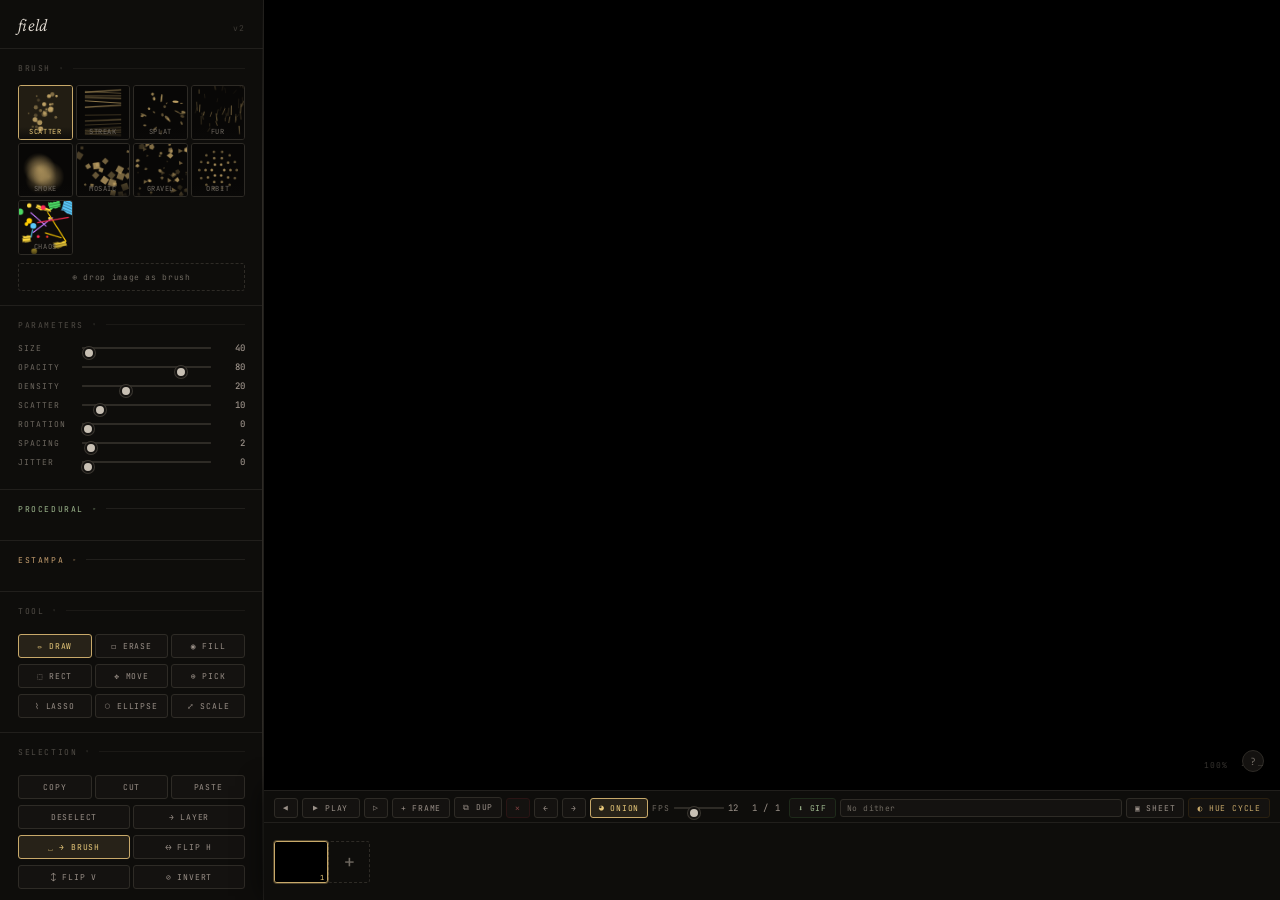
<file: artfield/index.html>
<!DOCTYPE html>
<html lang="en">
<head>
<meta charset="UTF-8">
<meta name="viewport" content="width=device-width, initial-scale=1.0">
<title>field</title>
<link rel="preconnect" href="https://fonts.googleapis.com">
<link href="https://fonts.googleapis.com/css2?family=Crimson+Pro:ital,wght@0,300;0,400;0,600;1,300;1,400&family=JetBrains+Mono:wght@300;400;500&display=swap" rel="stylesheet">
<style>
*, *::before, *::after { box-sizing: border-box; margin: 0; padding: 0; }

:root {
  --panel: 264px;
  --bg: #080706;
  --surface: #0e0d0b;
  --surface2: #141210;
  --border: #211f1c;
  --border2: #2e2b26;
  --border3: #3a3630;
  --text: #6e6860;
  --text-mid: #9a9088;
  --text-hi: #c8c0b4;
  --text-bright: #e4ddd4;
  --accent: #c8a96a;
  --accent-lo: #c8a96a22;
  --accent-mid: #c8a96a55;
  --accent-hi: #e8c97a;
  --danger: #b04040;
  --proc: #7c9070;
  --proc-hi: #a0ba90;
  --estampa: #9a7c5a;
  --estampa-hi: #c8a070;
  --serif: 'Crimson Pro', Georgia, serif;
  --mono: 'JetBrains Mono', 'Courier New', monospace;
  --radius: 3px;
  --radius-lg: 5px;
  --transition: 0.12s ease;
}

body {
  background: var(--bg);
  color: var(--text);
  font-family: var(--mono);
  font-size: 10px;
  display: flex;
  height: 100vh;
  overflow: hidden;
  user-select: none;
}

/* ── SCROLLBAR ── */
::-webkit-scrollbar { width: 3px; height: 3px; }
::-webkit-scrollbar-track { background: transparent; }
::-webkit-scrollbar-thumb { background: var(--border3); border-radius: 2px; }
::-webkit-scrollbar-thumb:hover { background: var(--border3); }
* { scrollbar-width: thin; scrollbar-color: var(--border3) transparent; }

/* ══════════════════════════════════════════
   SIDEBAR
══════════════════════════════════════════ */
#sidebar {
  width: var(--panel);
  min-width: var(--panel);
  height: 100vh;
  background: var(--surface);
  border-right: 1px solid var(--border);
  display: flex;
  flex-direction: column;
  overflow: hidden;
  position: relative;
}

/* Subtle inner shadow on right edge */
#sidebar::after {
  content: '';
  position: absolute;
  top: 0; right: 0; bottom: 0;
  width: 1px;
  background: linear-gradient(to bottom, transparent, var(--border2) 20%, var(--border2) 80%, transparent);
  pointer-events: none;
}

#sidebar-header {
  padding: 16px 18px 14px;
  border-bottom: 1px solid var(--border);
  display: flex;
  align-items: baseline;
  justify-content: space-between;
  flex-shrink: 0;
}

#sidebar-header .wordmark {
  font-family: var(--serif);
  font-size: 18px;
  font-weight: 300;
  font-style: italic;
  color: var(--text-bright);
  letter-spacing: 0.02em;
  line-height: 1;
}

#sidebar-header .version {
  font-family: var(--mono);
  font-size: 8px;
  color: var(--text);
  letter-spacing: 0.15em;
  opacity: 0.5;
}

#sidebar-body {
  flex: 1;
  overflow-y: auto;
  overflow-x: hidden;
}

/* ── SECTION ── */
.section {
  padding: 14px 18px;
  border-bottom: 1px solid var(--border);
  position: relative;
}

.section-label {
  font-family: var(--mono);
  font-size: 8px;
  letter-spacing: 0.2em;
  text-transform: uppercase;
  color: var(--text);
  margin-bottom: 12px;
  opacity: 0.7;
  display: flex;
  align-items: center;
  gap: 8px;
}

.section-label::after {
  content: '';
  flex: 1;
  height: 1px;
  background: var(--border);
}

/* ── BRUSH GRID ── */
#brush-grid {
  display: grid;
  grid-template-columns: repeat(4, 1fr);
  gap: 3px;
  margin-bottom: 8px;
}

.brush-card {
  aspect-ratio: 1;
  border: 1px solid var(--border2);
  border-radius: var(--radius);
  cursor: pointer;
  background: var(--surface2);
  display: flex;
  flex-direction: column;
  align-items: center;
  justify-content: center;
  position: relative;
  overflow: hidden;
  transition: border-color var(--transition), background var(--transition);
}

.brush-card canvas { width: 100%; height: 100%; position: absolute; inset: 0; }

.brush-card .brush-label {
  position: absolute;
  bottom: 0;
  left: 0; right: 0;
  padding: 0 0 3px;
  text-align: center;
  font-family: var(--mono);
  font-size: 7px;
  letter-spacing: 0.08em;
  color: var(--text);
  z-index: 2;
  text-transform: uppercase;
  background: linear-gradient(transparent, rgba(10,9,8,0.75));
}

.brush-card:hover { border-color: var(--border3); }
.brush-card.active { border-color: var(--accent); }
.brush-card.active .brush-label { color: var(--accent-hi); }
.brush-card.active::before {
  content: '';
  position: absolute;
  inset: 0;
  background: var(--accent-lo);
  z-index: 1;
  pointer-events: none;
}

.brush-card.proc-card { border-color: #1e2a1a; }
.brush-card.proc-card:hover { border-color: #3a4a34; }
.brush-card.proc-card.active { border-color: var(--proc-hi); }
.brush-card.proc-card.active .brush-label { color: var(--proc-hi); }

/* Image brush drop */
#img-brush-drop {
  border: 1px dashed var(--border2);
  border-radius: var(--radius);
  padding: 8px 6px;
  text-align: center;
  color: var(--text);
  font-size: 8px;
  letter-spacing: 0.08em;
  cursor: pointer;
  transition: all var(--transition);
  font-family: var(--mono);
}
#img-brush-drop:hover { border-color: var(--accent); color: var(--accent); }
#img-brush-drop.drag-over { border-color: var(--accent-hi); background: var(--accent-lo); color: var(--accent-hi); }

/* ── SLIDERS ── */
.ctrl-row {
  display: flex;
  align-items: center;
  gap: 8px;
  margin-bottom: 7px;
}

.ctrl-row label {
  font-family: var(--mono);
  width: 56px;
  min-width: 56px;
  font-size: 8px;
  letter-spacing: 0.12em;
  color: var(--text);
  text-transform: uppercase;
}

.ctrl-row .val {
  font-family: var(--mono);
  width: 26px;
  min-width: 26px;
  text-align: right;
  font-size: 9px;
  color: var(--text-mid);
  font-weight: 500;
}

input[type=range] {
  flex: 1;
  height: 2px;
  background: var(--border2);
  border-radius: 1px;
  outline: none;
  -webkit-appearance: none;
  cursor: pointer;
}

input[type=range]::-webkit-slider-thumb {
  -webkit-appearance: none;
  width: 12px;
  height: 12px;
  border-radius: 50%;
  background: var(--text-hi);
  cursor: pointer;
  border: 2px solid var(--surface2);
  box-shadow: 0 0 0 1px var(--border3);
  transition: background var(--transition), transform var(--transition), box-shadow var(--transition);
}
input[type=range]:hover::-webkit-slider-thumb {
  background: var(--accent-hi);
  box-shadow: 0 0 0 1px var(--accent-mid), 0 0 8px var(--accent-lo);
  transform: scale(1.1);
}
input[type=range]::-webkit-slider-runnable-track {
  height: 2px;
  background: var(--border2);
  border-radius: 1px;
}

.proc-slider::-webkit-slider-thumb { background: var(--proc-hi) !important; }
.proc-slider:hover::-webkit-slider-thumb { box-shadow: 0 0 0 1px var(--proc), 0 0 8px rgba(160,186,144,0.2) !important; }

/* ── SELECT ── */
select {
  background: var(--surface2);
  color: var(--text-hi);
  border: 1px solid var(--border2);
  border-radius: var(--radius);
  padding: 5px 8px;
  font-family: var(--mono);
  font-size: 9px;
  letter-spacing: 0.05em;
  cursor: pointer;
  outline: none;
  width: 100%;
  transition: border-color var(--transition);
  -webkit-appearance: none;
  appearance: none;
  background-image: url("data:image/svg+xml,%3Csvg xmlns='http://www.w3.org/2000/svg' width='10' height='6' viewBox='0 0 10 6'%3E%3Cpath d='M0 0l5 6 5-6z' fill='%236e6860'/%3E%3C/svg%3E");
  background-repeat: no-repeat;
  background-position: right 8px center;
  padding-right: 24px;
}
select:focus { border-color: var(--border3); }
select:hover { border-color: var(--border3); }

/* ── COLOR PICKER ── */
#color-picker-wrap {
  display: flex;
  flex-direction: column;
  align-items: center;
  gap: 0;
}

#color-wheel {
  width: 228px; height: 228px;
  cursor: crosshair;
  display: block;
  border-radius: var(--radius);
}

#color-preview-row {
  display: flex;
  align-items: center;
  gap: 8px;
  margin-top: 10px;
  width: 100%;
}

#color-swatches-duo {
  position: relative;
  width: 52px; height: 36px;
  flex-shrink: 0;
}

#color-swatch-secondary {
  position: absolute;
  width: 28px; height: 22px;
  border-radius: var(--radius);
  border: 1px solid var(--border2);
  background: #000;
  bottom: 0; right: 0;
  cursor: pointer;
  z-index: 1;
  transition: border-color var(--transition);
}
#color-swatch-secondary:hover { border-color: var(--border3); }

#color-swatch-big {
  position: absolute;
  width: 28px; height: 22px;
  border-radius: var(--radius);
  border: 1px solid var(--border3);
  background: #fff;
  top: 0; left: 0;
  cursor: pointer;
  z-index: 2;
  flex-shrink: 0;
  box-shadow: 0 2px 6px rgba(0,0,0,0.4);
}

#swap-colors {
  position: absolute;
  bottom: 0; left: 0;
  font-size: 11px;
  color: var(--text);
  cursor: pointer;
  line-height: 1;
  padding: 1px;
  z-index: 3;
  transition: color var(--transition);
}
#swap-colors:hover { color: var(--accent-hi); }

#color-hex {
  flex: 1;
  background: var(--surface2);
  color: var(--text-hi);
  border: 1px solid var(--border2);
  border-radius: var(--radius);
  padding: 6px 10px;
  font-family: var(--mono);
  font-size: 11px;
  letter-spacing: 0.1em;
  outline: none;
  text-transform: uppercase;
  transition: border-color var(--transition);
}
#color-hex:focus { border-color: var(--border3); }

.color-swatch {
  width: 18px; height: 18px;
  border-radius: var(--radius);
  cursor: pointer;
  border: 1px solid transparent;
  transition: transform var(--transition), border-color var(--transition), box-shadow var(--transition);
}
.color-swatch:hover { transform: scale(1.2); border-color: rgba(255,255,255,0.2); }
.color-swatch.active { border-color: var(--accent-hi); box-shadow: 0 0 0 1px var(--accent-mid); }

/* Hue bar */
#hue-bar {
  height: 5px;
  border-radius: 3px;
  background: linear-gradient(to right, hsl(0,75%,55%), hsl(60,75%,55%), hsl(120,75%,55%), hsl(180,75%,55%), hsl(240,75%,55%), hsl(300,75%,55%), hsl(360,75%,55%));
  margin-bottom: 8px;
  position: relative;
  cursor: pointer;
  display: none;
  border: 1px solid var(--border2);
}
#hue-bar.visible { display: block; }

/* ── LAYERS ── */
#layer-list { display: flex; flex-direction: column; gap: 2px; }

.layer-item {
  display: flex;
  align-items: center;
  gap: 6px;
  padding: 5px 6px;
  border-radius: var(--radius);
  border: 1px solid transparent;
  cursor: pointer;
  transition: background var(--transition), border-color var(--transition);
}
.layer-item:hover { background: var(--surface2); }
.layer-item.active { background: var(--surface2); border-color: var(--border2); }

.layer-thumb {
  width: 28px; height: 20px;
  border-radius: 2px;
  background: #000;
  border: 1px solid var(--border2);
  overflow: hidden;
  flex-shrink: 0;
}
.layer-thumb canvas { width: 100%; height: 100%; }

.layer-name {
  flex: 1;
  font-family: var(--mono);
  font-size: 8px;
  letter-spacing: 0.08em;
  color: var(--text-hi);
  text-transform: uppercase;
}

.layer-vis {
  width: 14px; height: 14px;
  cursor: pointer;
  opacity: 0.4;
  font-size: 10px;
  display: flex; align-items: center; justify-content: center;
  flex-shrink: 0;
  transition: opacity var(--transition);
}
.layer-vis:hover { opacity: 1; }
.layer-vis.hidden { opacity: 0.15; }

.layer-del {
  width: 14px; height: 14px;
  cursor: pointer;
  opacity: 0;
  font-size: 10px;
  color: var(--danger);
  display: flex; align-items: center; justify-content: center;
  flex-shrink: 0;
  transition: opacity var(--transition);
}
.layer-item:hover .layer-del { opacity: 0.5; }
.layer-del:hover { opacity: 1 !important; }

.layer-drag-handle {
  font-size: 9px;
  cursor: grab;
  opacity: 0.2;
  padding: 0 1px;
  transition: opacity var(--transition);
}
.layer-drag-handle:hover { opacity: 0.6; }
.layer-item.drag-over-above { border-top: 2px solid var(--accent) !important; }
.layer-item.drag-over-below { border-bottom: 2px solid var(--accent) !important; }
.layer-item.dragging { opacity: 0.35; }
.frame-card.drag-over-left { border-left: 3px solid var(--accent) !important; }
.frame-card.drag-over-right { border-right: 3px solid var(--accent) !important; }
.frame-card.dragging { opacity: 0.35; }

.layer-blend-row {
  display: flex;
  gap: 4px;
  align-items: center;
  margin-bottom: 8px;
}
.layer-blend-row label {
  font-family: var(--mono);
  font-size: 8px;
  color: var(--text);
  text-transform: uppercase;
  letter-spacing: 0.12em;
  width: 36px;
  min-width: 36px;
}

/* ── BUTTONS ── */
.btn-row {
  display: flex;
  gap: 3px;
  flex-wrap: wrap;
  margin-top: 6px;
}

.btn {
  flex: 1;
  min-width: 52px;
  padding: 6px 8px;
  border: 1px solid var(--border2);
  border-radius: var(--radius);
  background: var(--surface2);
  color: var(--text-mid);
  font-family: var(--mono);
  font-size: 8px;
  letter-spacing: 0.1em;
  text-transform: uppercase;
  cursor: pointer;
  transition: background var(--transition), border-color var(--transition), color var(--transition);
  white-space: nowrap;
  text-align: center;
}
.btn:hover { background: var(--surface); border-color: var(--border3); color: var(--text-hi); }
.btn.on { border-color: var(--accent); color: var(--accent-hi); background: var(--accent-lo); }
.btn.on:hover { background: rgba(200,169,106,0.12); }
.btn.danger { border-color: #2a1414; color: #804040; }
.btn.danger:hover { background: #1a0a0a; border-color: var(--danger); color: #c06060; }

.btn.proc { border-color: #1a2618; color: var(--proc-hi); background: transparent; }
.btn.proc:hover { background: rgba(112,144,100,0.08); border-color: #3a4a34; }
.btn.proc.on { border-color: var(--proc-hi); background: rgba(112,144,100,0.1); }

.btn.estampa { border-color: #2a1e10; color: var(--estampa-hi); background: transparent; }
.btn.estampa:hover { background: rgba(154,124,90,0.08); border-color: #4a3020; }
.btn.estampa.on { border-color: var(--estampa-hi); background: rgba(154,124,90,0.1); }

/* ── PROC PALETTE STRIP ── */
#proc-palette-strip, #estampa-palette-strip {
  display: flex;
  gap: 3px;
  flex-wrap: wrap;
  margin-bottom: 10px;
  min-height: 18px;
}

.proc-pal-swatch {
  width: 18px; height: 18px;
  border-radius: 2px;
  border: 1px solid transparent;
  cursor: pointer;
  transition: transform var(--transition), border-color var(--transition);
}
.proc-pal-swatch:hover { transform: scale(1.2); border-color: rgba(255,255,255,0.2); }

/* ── ESTAMPA CARDS ── */
#estampa-brush-grid {
  display: grid;
  grid-template-columns: repeat(7, 1fr);
  gap: 3px;
  margin-top: 8px;
}

.estampa-card {
  aspect-ratio: 1;
  border: 1px solid var(--border2);
  border-radius: 2px;
  cursor: pointer;
  background: #0a0806;
  position: relative;
  overflow: visible;
  transition: border-color var(--transition), transform var(--transition);
}
.estampa-card canvas { width: 100%; height: 100%; display: block; border-radius: 1px; }
.estampa-card:hover { border-color: var(--estampa); z-index: 10; transform: scale(1.1); }
.estampa-card.active { border-color: var(--estampa-hi); box-shadow: 0 0 0 1px rgba(200,160,112,0.3); }

.estampa-preview-popup {
  display: none;
  position: fixed;
  width: 160px; height: 160px;
  border: 1px solid var(--estampa);
  border-radius: var(--radius-lg);
  background: #0a0806;
  box-shadow: 0 8px 32px rgba(0,0,0,0.8);
  pointer-events: none;
  z-index: 9999;
  overflow: hidden;
}
.estampa-preview-popup canvas { width: 100%; height: 100%; display: block; }

/* ── PROC BRUSH GRID ── */
#proc-brush-grid {
  display: grid;
  grid-template-columns: repeat(4, 1fr);
  gap: 3px;
}

/* ── CANVAS AREA ── */
#canvas-wrap {
  flex: 1;
  position: relative;
  overflow: hidden;
  background: var(--bg);
}

/* Eraser / eyedrop cursor override */
#main-canvas.tool-erase { cursor: none !important; }
#main-canvas.tool-eyedrop { cursor: crosshair !important; }

/* Pan cursor */
#canvas-wrap.panning { cursor: grabbing !important; }
#canvas-wrap.panning * { cursor: grabbing !important; }

/* Subtle vignette */
#canvas-wrap::before {
  content: '';
  position: absolute;
  inset: 0;
  background: radial-gradient(ellipse at center, transparent 60%, rgba(0,0,0,0.4) 100%);
  pointer-events: none;
  z-index: 10;
}

#canvas-zoom-wrap {
  position: absolute;
  transform-origin: 0 0;
  flex-shrink: 0;
  box-shadow: 0 0 0 1px rgba(255,255,255,0.04), 0 20px 80px rgba(0,0,0,0.7);
}

#main-canvas { display: block; cursor: crosshair; }

/* ── TOAST ── */
#toast {
  position: fixed;
  bottom: 20px;
  left: calc(var(--panel) + 20px);
  background: var(--surface2);
  color: var(--text-mid);
  font-family: var(--mono);
  font-size: 9px;
  letter-spacing: 0.15em;
  text-transform: uppercase;
  padding: 7px 14px;
  border-radius: var(--radius);
  border: 1px solid var(--border2);
  opacity: 0;
  pointer-events: none;
  transition: opacity 0.2s;
  z-index: 999;
}
#toast.show { opacity: 1; }

/* ── MODALS ── */
.modal {
  position: fixed; inset: 0;
  background: rgba(0,0,0,0.75);
  backdrop-filter: blur(4px);
  display: flex; align-items: center; justify-content: center;
  z-index: 1000;
}
.modal-box {
  background: var(--surface2);
  border: 1px solid var(--border2);
  border-radius: var(--radius-lg);
  padding: 20px 22px 18px;
  min-width: 280px;
  font-family: var(--mono);
  box-shadow: 0 24px 80px rgba(0,0,0,0.7);
}
.modal-title {
  font-family: var(--serif);
  font-size: 14px;
  font-weight: 300;
  font-style: italic;
  color: var(--text-bright);
  letter-spacing: 0.02em;
  margin-bottom: 14px;
}
.modal-hint { font-size: 8px; color: var(--text); margin-bottom: 10px; letter-spacing: 0.08em; text-transform: uppercase; }
.modal-btns { display: flex; gap: 6px; margin-top: 16px; justify-content: flex-end; }

/* Chaos controls */
#section-chaos { display: none; }
#section-chaos .section-label { color: #c87840; }

/* ── KEY HINT — replaced by modal ── */
#key-hint { display: none; }

/* ── SHORTCUT HELP BUTTON ── */
#btn-help {
  position: fixed;
  bottom: 128px;
  right: 16px;
  width: 22px; height: 22px;
  border-radius: 50%;
  border: 1px solid var(--border2);
  background: var(--surface2);
  color: var(--text);
  font-family: var(--mono);
  font-size: 10px;
  cursor: pointer;
  display: flex; align-items: center; justify-content: center;
  z-index: 997;
  transition: border-color var(--transition), color var(--transition);
  pointer-events: all;
}
#btn-help:hover { border-color: var(--accent); color: var(--accent-hi); }

/* ── COLLAPSIBLE SECTIONS ── */
.section-label {
  cursor: pointer;
}
.section-label .section-chevron {
  margin-left: auto;
  font-size: 7px;
  opacity: 0.5;
  transition: transform var(--transition);
  flex-shrink: 0;
}
.section.collapsed .section-chevron { transform: rotate(-90deg); }
.section-body {
  overflow: hidden;
  transition: none;
}
.section.collapsed .section-body { display: none; }

/* ── MINT ── */
--mint: #5ba0a0;
--mint-lo: #5ba0a022;
--mint-mid: #5ba0a055;
--mint-hi: #80c8c8;

.btn.mint {
  border-color: #1a2e2e;
  color: var(--mint-hi);
  background: transparent;
  font-weight: 500;
  letter-spacing: 0.15em;
}
.btn.mint:hover { background: var(--mint-lo); border-color: var(--mint-mid); }
.btn.mint.working { opacity: 0.6; pointer-events: none; }

#modal-mint .modal-box { min-width: 300px; max-width: 340px; }

.mint-field {
  display: flex;
  flex-direction: column;
  gap: 4px;
  margin-bottom: 12px;
}
.mint-field label {
  font-family: var(--mono);
  font-size: 8px;
  letter-spacing: 0.15em;
  text-transform: uppercase;
  color: var(--text);
}
.mint-field input, .mint-field textarea {
  background: var(--surface);
  color: var(--text-hi);
  border: 1px solid var(--border2);
  border-radius: var(--radius);
  padding: 6px 8px;
  font-family: var(--mono);
  font-size: 9px;
  outline: none;
  transition: border-color var(--transition);
  width: 100%;
  box-sizing: border-box;
}
.mint-field input:focus, .mint-field textarea:focus { border-color: var(--mint-mid); }
.mint-field textarea { resize: vertical; min-height: 48px; }

.mint-row {
  display: flex;
  gap: 8px;
}
.mint-row .mint-field { flex: 1; }

#mint-status {
  font-family: var(--mono);
  font-size: 8px;
  letter-spacing: 0.08em;
  color: var(--text);
  margin-top: 10px;
  min-height: 14px;
  text-align: center;
}
#mint-status.ok  { color: var(--mint-hi); }
#mint-status.err { color: var(--danger); }

.mint-api-row {
  display: flex;
  gap: 4px;
  align-items: center;
  margin-bottom: 10px;
  padding-bottom: 10px;
  border-bottom: 1px solid var(--border);
}
.mint-api-row input {
  flex: 1;
  background: var(--surface);
  color: var(--text-hi);
  border: 1px solid var(--border2);
  border-radius: var(--radius);
  padding: 5px 8px;
  font-family: var(--mono);
  font-size: 8px;
  outline: none;
  transition: border-color var(--transition);
}
.mint-api-row input:focus { border-color: var(--mint-mid); }

#mint-preview {
  width: 100%;
  aspect-ratio: 1;
  border: 1px solid var(--border2);
  border-radius: var(--radius);
  object-fit: contain;
  background: var(--surface);
  margin-bottom: 12px;
  display: block;
}

/* ── UNDO DEPTH ── */
#undo-depth {
  font-size: 7px;
  color: var(--text);
  opacity: 0.45;
  letter-spacing: 0.05em;
  margin-left: 3px;
}

/* ── FRAME CARD HOVER PREVIEW ── */
.frame-card:hover .frame-hover-preview {
  display: block;
}
.frame-hover-preview {
  display: none;
  position: fixed;
  width: 120px; height: 94px;
  border: 1px solid var(--accent-mid);
  border-radius: var(--radius);
  background: #0a0908;
  box-shadow: 0 8px 24px rgba(0,0,0,0.8);
  pointer-events: none;
  z-index: 9999;
  overflow: hidden;
  bottom: 118px;
  transform: translateX(-33px);
}
.frame-hover-preview canvas { width: 100%; height: 100%; display: block; }

/* ── SHORTCUT MODAL ── */
#modal-shortcuts .modal-box {
  min-width: 460px;
  max-width: 520px;
}
.shortcut-grid {
  display: grid;
  grid-template-columns: 1fr 1fr;
  gap: 0 24px;
  font-family: var(--mono);
  font-size: 8px;
  color: var(--text);
  letter-spacing: 0.05em;
  line-height: 2.2;
}
.shortcut-grid .sc-key {
  color: var(--text-hi);
  min-width: 90px;
  display: inline-block;
}

/* ── GIF DITHERING OPTIONS ── */
#gif-dither-row {
  display: flex;
  align-items: center;
  gap: 6px;
  margin-bottom: 6px;
  font-family: var(--mono);
  font-size: 8px;
  color: var(--text);
  letter-spacing: 0.08em;
  text-transform: uppercase;
}
#gif-dither-row select {
  flex: 1;
  font-size: 8px;
}
  display: block;
  border: 1px solid var(--border2);
  border-radius: var(--radius);
  cursor: crosshair;
  width: 220px;
  height: 220px;
}

/* Canvas size presets grid */
#canvas-size-presets {
  display: grid;
  grid-template-columns: repeat(3,1fr);
  gap: 4px;
  margin-bottom: 14px;
}

/* BG presets */
#bg-presets {
  display: flex;
  gap: 4px;
  margin-bottom: 8px;
  flex-wrap: wrap;
}

/* svg preview */
#svg-preview {
  width: 100%;
  margin-top: 8px;
  border-radius: var(--radius);
  border: 1px solid var(--border);
  display: block;
}

/* ── SMALL DIVIDER BETWEEN LAYERS ── */
.layer-section-divider {
  height: 1px;
  background: var(--border);
  margin: 8px 0;
}

/* Active tool button has a subtle glow pulse */
@keyframes tool-pulse {
  0%, 100% { box-shadow: 0 0 0 1px var(--accent-mid); }
  50% { box-shadow: 0 0 6px 1px var(--accent-lo); }
}
.btn.on { animation: tool-pulse 3s ease-in-out infinite; }
.btn.proc.on { animation: none; }
.btn.estampa.on { animation: none; }

/* HUD styling */
#canvas-hud {
  transition: opacity 0.3s;
}
#canvas-wrap:hover ~ #canvas-hud { opacity: 0.8; }

/* ══ ANIMATION PANEL ══════════════════════════════════════════════ */
#anim-panel {
  position: fixed;
  bottom: 0; left: var(--panel); right: 0;
  height: 110px;
  background: var(--surface);
  border-top: 1px solid var(--border);
  display: flex; flex-direction: column;
  z-index: 100;
  box-shadow: 0 -4px 24px rgba(0,0,0,.6);
}
#anim-toolbar {
  display: flex; align-items: center; gap: 4px;
  padding: 6px 10px 4px;
  border-bottom: 1px solid var(--border);
  flex-shrink: 0; overflow-x: auto;
}
#anim-toolbar .btn {
  padding: 4px 8px; font-size: 8px;
  flex: none; min-width: auto;
  animation: none !important;
}
#anim-fps-row { display:flex; align-items:center; gap:4px; flex-shrink:0; }
#anim-fps-row label { font-family:var(--mono); font-size:8px; color:var(--text); text-transform:uppercase; letter-spacing:.1em; }
#anim-fps-row input[type=range] { width:50px; }
#anim-fps-val { font-family:var(--mono); font-size:9px; color:var(--text-mid); min-width:16px; }
#anim-frame-count { font-family:var(--mono); font-size:9px; color:var(--text-mid); letter-spacing:.1em; margin:0 4px; flex-shrink:0; }
#frame-strip-wrap {
  flex:1; overflow-x:auto; overflow-y:hidden;
  padding:5px 10px; display:flex; align-items:center;
}
#frame-strip { display:flex; gap:4px; align-items:center; flex-shrink:0; }
.frame-card {
  width:54px; height:42px;
  border:1px solid var(--border2); border-radius:var(--radius);
  cursor:pointer; background:#0a0908;
  position:relative; overflow:hidden; flex-shrink:0;
  transition:border-color var(--transition), transform var(--transition);
}
.frame-card canvas { width:100%; height:100%; display:block; }
.frame-card:hover { border-color:var(--border3); transform:scale(1.08); z-index:2; }
.frame-card.active { border-color:var(--accent); box-shadow:0 0 0 1px var(--accent-mid); }
.frame-card.playing { border-color:var(--proc-hi); box-shadow:0 0 4px rgba(160,186,144,.4); }
.frame-num {
  position:absolute; bottom:1px; right:3px;
  font-family:var(--mono); font-size:7px;
  color:rgba(200,192,180,.5); line-height:1; pointer-events:none;
}
.frame-card.active .frame-num { color:var(--accent-hi); }
#frame-add-inline {
  width:42px; height:42px;
  border:1px dashed var(--border2); border-radius:var(--radius);
  cursor:pointer; display:flex; align-items:center; justify-content:center;
  flex-shrink:0; font-size:18px; color:var(--text);
  transition:border-color var(--transition), color var(--transition);
}
#frame-add-inline:hover { border-color:var(--accent); color:var(--accent-hi); }
#gif-progress-wrap {
  display:none; position:fixed;
  bottom:110px; left:var(--panel); right:0;
  height:3px; background:var(--border); z-index:200;
}
#gif-progress { height:100%; background:var(--proc-hi); width:0%; transition:width .1s; }
/* push canvas area up */
#canvas-wrap { padding-bottom: 110px; }
#canvas-hud { bottom: 128px !important; }
#toast { bottom: 128px !important; }

</style>
</head>
<body>

<div id="sidebar">
  <div id="sidebar-header">
    <span class="wordmark">field</span>
    <span class="version">v2</span>
  </div>
  <div id="sidebar-body">

    <!-- BRUSHES -->
    <div class="section">
      <div class="section-label">Brush<span class="section-chevron">▾</span></div>
      <div class="section-body">
      <div id="brush-grid"></div>
      <div id="img-brush-drop" title="Drop an image here to use it as a brush">
        <span id="img-brush-drop-label">⊕ drop image as brush</span>
      </div>
      </div>
    </div>

    <!-- BRUSH PARAMS -->
    <div class="section">
      <div class="section-label">Parameters<span class="section-chevron">▾</span></div>
      <div class="section-body">
      <div class="ctrl-row">
        <label>Size</label>
        <input type="range" id="sl-size" min="4" max="3000" value="40">
        <span class="val" id="v-size">40</span>
      </div>
      <div class="ctrl-row">
        <label>Opacity</label>
        <input type="range" id="sl-opacity" min="1" max="100" value="80">
        <span class="val" id="v-opacity">80</span>
      </div>
      <div class="ctrl-row">
        <label>Density</label>
        <input type="range" id="sl-density" min="1" max="60" value="20">
        <span class="val" id="v-density">20</span>
      </div>
      <div class="ctrl-row">
        <label>Scatter</label>
        <input type="range" id="sl-scatter" min="0" max="100" value="10">
        <span class="val" id="v-scatter">10</span>
      </div>
      <div class="ctrl-row">
        <label>Rotation</label>
        <input type="range" id="sl-rotation" min="0" max="360" value="0">
        <span class="val" id="v-rotation">0</span>
      </div>
      <div class="ctrl-row">
        <label>Spacing</label>
        <input type="range" id="sl-spacing" min="0" max="80" value="2">
        <span class="val" id="v-spacing">2</span>
      </div>
      <div class="ctrl-row">
        <label>Jitter</label>
        <input type="range" id="sl-jitter" min="0" max="100" value="0">
        <span class="val" id="v-jitter">0</span>
      </div>
      </div>
    </div>

    <!-- CHAOS -->
    <div class="section collapsed" id="section-chaos">
      <div class="section-label" style="color:#c87840;opacity:1;">&#9889; Chaos<span class="section-chevron">▾</span></div>
      <div class="section-body">
      <div class="ctrl-row" style="margin-bottom:4px;">
        <label style="min-width:44px;">Mode</label>
        <select id="chaos-mode" style="flex:1;font-size:8px;">
          <option value="mix">Mix all</option>
          <option value="rects">Rects + hatch</option>
          <option value="tris">Triangles</option>
          <option value="dots">Polka dots</option>
          <option value="lines">Lines</option>
          <option value="scribble">Scribbles</option>
          <option value="mono">Mono color</option>
        </select>
      </div>
      <div class="ctrl-row">
        <label style="min-width:44px;">Vivid</label>
        <input type="range" id="sl-chaos-vivid" min="0" max="100" value="70" style="flex:1;">
        <span class="val" id="v-chaos-vivid">70</span>
      </div>
      </div>
    </div>

    <!-- PROCEDURAL -->
    <div class="section collapsed" id="section-proc">
      <div class="section-label" style="color:var(--proc-hi);opacity:1;">Procedural<span class="section-chevron">▾</span></div>
      <div class="section-body">
      <div id="proc-palette-strip"></div>
      <div class="ctrl-row" style="margin-bottom:8px;">
        <label>Shape</label>
        <select id="proc-shape" style="flex:1;border-color:#1e2a1a;color:var(--proc-hi);">
          <option value="random">Random</option>
          <option value="circle">Circle</option>
          <option value="triangle">Triangle</option>
          <option value="star">Star</option>
          <option value="square">Square</option>
          <option value="cross">Cross</option>
          <option value="diamond">Diamond</option>
        </select>
      </div>
      <div class="ctrl-row">
        <label>Cells</label>
        <input type="range" class="proc-slider" id="sl-proc-cells" min="2" max="12" value="5">
        <span class="val" id="v-proc-cells">5</span>
      </div>
      <div class="ctrl-row">
        <label>Colors</label>
        <input type="range" class="proc-slider" id="sl-proc-colors" min="1" max="8" value="4">
        <span class="val" id="v-proc-colors">4</span>
      </div>
      <div class="ctrl-row">
        <label>Count</label>
        <input type="range" class="proc-slider" id="sl-proc-count" min="4" max="16" value="8">
        <span class="val" id="v-proc-count">8</span>
      </div>
      <div class="btn-row" style="margin-top:6px;">
        <button class="btn proc" id="btn-proc-gen" style="flex:1;">⟳ Generate</button>
        <button class="btn proc on" id="btn-proc-lightness">◑ Lightness</button>
      </div>
      <div id="proc-lightness-controls" style="display:none;margin-top:6px;">
        <div class="ctrl-row">
          <label>L Speed</label>
          <input type="range" class="proc-slider" id="sl-proc-lspeed" min="1" max="30" value="8">
          <span class="val" id="v-proc-lspeed">8</span>
        </div>
        <div class="ctrl-row">
          <label>L Amp</label>
          <input type="range" class="proc-slider" id="sl-proc-lamp" min="5" max="60" value="25">
          <span class="val" id="v-proc-lamp">25</span>
        </div>
      </div>
      <div id="proc-brush-grid" style="margin-top:8px;"></div>
      </div>
    </div>

    <!-- ESTAMPA -->
    <div class="section collapsed" id="section-estampa">
      <div class="section-label" style="color:var(--estampa-hi);opacity:1;">Estampa<span class="section-chevron">▾</span></div>
      <div class="section-body">
      <div id="estampa-palette-strip"></div>
      <div class="ctrl-row" style="margin-bottom:4px;">
        <label>Palette</label>
        <select id="estampa-palette" style="flex:1;font-size:8px;border-color:#2a1e10;color:var(--estampa-hi);">
          <option value="earth">Earthy (original)</option>
          <option value="vibrant">Vibrant</option>
          <option value="cool">Cool</option>
          <option value="warm">Warm</option>
          <option value="mono">Monochrome</option>
          <option value="current">Use current color</option>
        </select>
      </div>
      <div class="ctrl-row">
        <label>Cell min</label>
        <input type="range" id="sl-estampa-dmin" min="2" max="40" value="4">
        <span class="val" id="v-estampa-dmin">4</span>
      </div>
      <div class="ctrl-row">
        <label>Cell max</label>
        <input type="range" id="sl-estampa-dmax" min="4" max="80" value="30">
        <span class="val" id="v-estampa-dmax">30</span>
      </div>
      <div class="ctrl-row">
        <label>Count</label>
        <input type="range" id="sl-estampa-count" min="4" max="48" value="24">
        <span class="val" id="v-estampa-count">24</span>
      </div>
      <div class="ctrl-row">
        <label>Colors</label>
        <input type="range" id="sl-estampa-colors" min="1" max="10" value="4">
        <span class="val" id="v-estampa-colors">4</span>
      </div>
      <div class="btn-row" style="margin-top:4px;">
        <button class="btn estampa" id="btn-estampa-gen" style="flex:1;">⟳ Generate</button>
        <button class="btn estampa on" id="btn-estampa-lightness">◑ L</button>
      </div>
      <div id="estampa-brush-grid"></div>
      </div>
    </div>

    <!-- TOOL — moved above Color for easier access -->
    <div class="section">
      <div class="section-label">Tool<span class="section-chevron">▾</span></div>
      <div class="section-body">
      <div class="btn-row">
        <button class="btn on" id="btn-tool-draw" title="Draw (A)">✏ Draw</button>
        <button class="btn" id="btn-tool-erase" title="Eraser (B)">◻ Erase</button>
        <button class="btn" id="btn-tool-fill" title="Fill (F)">◉ Fill</button>
      </div>
      <div class="btn-row">
        <button class="btn" id="btn-tool-select" title="Rect Select (Q)">⬚ Rect</button>
        <button class="btn" id="btn-tool-move" title="Move (W)">✥ Move</button>
        <button class="btn" id="btn-tool-eyedrop" title="Eyedropper (I)">⊕ Pick</button>
      </div>
      <div class="btn-row">
        <button class="btn" id="btn-tool-lasso" title="Lasso (L)">⌇ Lasso</button>
        <button class="btn" id="btn-tool-ellipse" title="Ellipse (O)">◯ Ellipse</button>
        <button class="btn" id="btn-tool-scale" title="Scale (T)">⤢ Scale</button>
      </div>
      </div>
    </div>

    <!-- SELECTION — moved above Color -->
    <div class="section">
      <div class="section-label">Selection<span class="section-chevron">▾</span></div>
      <div class="section-body">
      <div class="btn-row">
        <button class="btn" id="btn-copy">Copy</button>
        <button class="btn" id="btn-cut">Cut</button>
        <button class="btn" id="btn-paste">Paste</button>
      </div>
      <div class="btn-row">
        <button class="btn" id="btn-deselect">Deselect</button>
        <button class="btn" id="btn-paste-layer">→ Layer</button>
      </div>
      <div class="btn-row">
        <button class="btn on" id="btn-sel-to-brush">⎵ → Brush</button>
        <button class="btn" id="btn-flip-h" title="Flip selection horizontally">↔ Flip H</button>
      </div>
      <div class="btn-row">
        <button class="btn" id="btn-flip-v" title="Flip selection vertically">↕ Flip V</button>
        <button class="btn" id="btn-invert-sel" title="Invert selection colors">⊘ Invert</button>
      </div>
      </div>
    </div>

    <!-- COLOR -->
    <div class="section">
      <div class="section-label">Color<span class="section-chevron">▾</span></div>
      <div class="section-body">
      <div id="color-picker-wrap">
        <canvas id="color-wheel" width="228" height="228"></canvas>
        <div id="color-preview-row">
          <div id="color-swatches-duo">
            <div id="color-swatch-secondary" title="Secondary color (right-click)"></div>
            <div id="color-swatch-big" title="Primary color"></div>
            <div id="swap-colors" title="Swap (X)">⇄</div>
          </div>
          <input type="text" id="color-hex" value="#FFFFFF" maxlength="7" spellcheck="false">
        </div>
        <div class="ctrl-row" style="margin-top:8px;">
          <label>H</label>
          <input type="range" id="sl-h" min="0" max="359" value="0">
          <span class="val" id="v-h">0</span>
        </div>
        <div class="ctrl-row">
          <label>S</label>
          <input type="range" id="sl-s" min="0" max="100" value="0">
          <span class="val" id="v-s">0</span>
        </div>
        <div class="ctrl-row">
          <label>V</label>
          <input type="range" id="sl-v" min="0" max="100" value="100">
          <span class="val" id="v-v">100</span>
        </div>
      </div>
      <div id="color-strip" style="margin-top:10px;display:flex;gap:3px;flex-wrap:wrap;"></div>
      <div class="btn-row" style="margin-top:10px;">
        <button class="btn" id="btn-hue-cycle">Hue Cycle</button>
        <button class="btn" id="btn-sym">Mirror</button>
      </div>
      <div id="hue-bar"></div>
      <div class="ctrl-row" style="margin-top:4px;">
        <label>H Speed</label>
        <input type="range" id="sl-hspeed" min="1" max="40" value="8">
        <span class="val" id="v-hspeed">8</span>
      </div>
      </div>
    </div>

    <!-- LAYERS -->
    <div class="section">
      <div class="section-label">Layers<span class="section-chevron">▾</span></div>
      <div class="section-body">
      <div class="layer-blend-row">
        <label>Blend</label>
        <select id="layer-blend">
          <option value="source-over">Normal</option>
          <option value="multiply">Multiply</option>
          <option value="screen">Screen</option>
          <option value="overlay">Overlay</option>
          <option value="hard-light">Hard Light</option>
          <option value="soft-light">Soft Light</option>
          <option value="color-dodge">Dodge</option>
          <option value="color-burn">Burn</option>
          <option value="difference">Difference</option>
          <option value="exclusion">Exclusion</option>
          <option value="hue">Hue</option>
          <option value="saturation">Saturation</option>
          <option value="color">Color</option>
          <option value="luminosity">Luminosity</option>
        </select>
      </div>
      <div class="ctrl-row">
        <label>Opacity</label>
        <input type="range" id="sl-layer-opacity" min="1" max="100" value="100">
        <span class="val" id="v-layer-opacity">100</span>
      </div>
      <div id="layer-list"></div>
      <div class="btn-row">
        <button class="btn" id="btn-add-layer">+ Layer</button>
        <button class="btn" id="btn-dup-layer">⧉ Dup</button>
        <button class="btn" id="btn-merge">↓ Merge</button>
        <button class="btn" id="btn-flatten">⬛ Flat</button>
      </div>
      </div>
    </div>

    <!-- CANVAS / ACTIONS -->
    <div class="section">
      <div class="section-label">Canvas<span class="section-chevron">▾</span></div>
      <div class="section-body">
      <div class="ctrl-row" style="margin-bottom:6px;">
        <label>Preset</label>
        <select id="canvas-size-preset" style="flex:1;font-size:8px;">
          <option value="">Window</option>
          <option value="800x600">800×600</option>
          <option value="1280x720">1280×720</option>
          <option value="1920x1080">1920×1080</option>
          <option value="2560x1440">2560×1440</option>
          <option value="1000x1000">1000×1000</option>
          <option value="2000x2000">2000×2000</option>
          <option value="custom">Custom…</option>
        </select>
      </div>
      <div id="canvas-custom-row" style="display:none;margin-bottom:6px;">
        <div style="display:flex;gap:4px;">
          <input type="number" id="canvas-custom-w" value="1920" min="100" max="8000" placeholder="W" style="flex:1;background:var(--surface2);color:var(--text-hi);border:1px solid var(--border2);border-radius:var(--radius);padding:4px 6px;font-family:var(--mono);font-size:9px;outline:none;width:0;">
          <span style="color:var(--text);line-height:24px;font-size:9px;">×</span>
          <input type="number" id="canvas-custom-h" value="1080" min="100" max="8000" placeholder="H" style="flex:1;background:var(--surface2);color:var(--text-hi);border:1px solid var(--border2);border-radius:var(--radius);padding:4px 6px;font-family:var(--mono);font-size:9px;outline:none;width:0;">
        </div>
      </div>
      <div class="btn-row" style="margin-bottom:6px;">
        <button class="btn" id="btn-resize-canvas" style="flex:1;">Apply Size</button>
        <button class="btn" id="btn-import-png">↑ Import</button>
      </div>
      <div class="btn-row" style="margin-bottom:8px;">
        <button class="btn" id="btn-paste-clipboard" style="flex:1;">⎘ Paste Image</button>
      </div>
      <input type="file" id="file-import" accept="image/png,image/jpeg,image/webp" style="display:none;">

      <div class="ctrl-row" style="margin-bottom:8px;">
        <label>BG</label>
        <div style="display:flex;gap:6px;align-items:center;flex:1;">
          <div id="bg-swatch" style="width:22px;height:18px;border-radius:var(--radius);border:1px solid var(--border2);background:#000;cursor:pointer;flex-shrink:0;transition:border-color var(--transition);"></div>
          <input type="text" id="bg-hex" value="#000000" maxlength="7" spellcheck="false" style="flex:1;background:var(--surface2);color:var(--text-hi);border:1px solid var(--border2);border-radius:var(--radius);padding:4px 6px;font-family:var(--mono);font-size:9px;letter-spacing:0.08em;outline:none;text-transform:uppercase;">
          <input type="color" id="bg-color-native" value="#000000" style="width:18px;height:18px;border:none;border-radius:2px;cursor:pointer;padding:0;background:none;flex-shrink:0;">
        </div>
      </div>
      <div id="bg-presets" style="display:flex;gap:3px;margin-bottom:10px;flex-wrap:wrap;"></div>

      <div class="section-label" style="margin-top:4px;">Adjustments</div>
      <div class="btn-row">
        <button class="btn" id="btn-hsl">Hue/Sat</button>
        <button class="btn" id="btn-curves">Curves</button>
      </div>
      <div class="btn-row">
        <button class="btn" id="btn-brightness">Brightness</button>
        <button class="btn" id="btn-dither">Dither</button>
      </div>
      <div class="btn-row">
        <button class="btn" id="btn-grayscale">Grayscale</button>
        <button class="btn" id="btn-invert">Invert</button>
      </div>
      <div class="btn-row">
        <button class="btn" id="btn-addnoise">+ Noise</button>
      </div>
      <div class="section-label" style="margin-top:8px;">Edit</div>
      <div class="btn-row">
        <button class="btn" id="btn-undo">Undo <span id="undo-depth"></span></button>
        <button class="btn" id="btn-redo">Redo</button>
      </div>
      <div class="btn-row">
        <button class="btn" id="btn-clear">Clear</button>
        <button class="btn on" id="btn-save">Save PNG</button>
      </div>
      <div class="btn-row" style="margin-top:4px;">
        <button class="btn mint" id="btn-mint" style="flex:1;">⬡ Mint on Tezos</button>
      </div>
      <div class="btn-row">
        <button class="btn" id="btn-canvas-size">⬜ Canvas Size</button>
        <button class="btn" id="btn-cam-brush" title="Webcam brush (C)">📷 Cam</button>
      </div>
      <div class="btn-row">
        <button class="btn" id="btn-circle-mode">◯ Circle</button>
        <button class="btn" id="btn-sym-2">⇄ Mirror</button>
      </div>
      <input type="file" id="file-import-png" accept="image/png,image/jpeg,image/webp,image/gif" style="display:none;">
      <div class="btn-row" style="margin-top:6px;">
        <button class="btn" id="btn-svg" style="width:100%;flex:unset;">Vectorize → SVG</button>
      </div>
      <div id="svg-options" style="margin-top:8px;display:none;">
        <div class="ctrl-row">
          <label>Colors</label>
          <input type="range" id="sl-svg-colors" min="2" max="32" value="12">
          <span class="val" id="v-svg-colors">12</span>
        </div>
        <div class="ctrl-row">
          <label>Detail</label>
          <input type="range" id="sl-svg-detail" min="1" max="8" value="3">
          <span class="val" id="v-svg-detail">3</span>
        </div>
        <div class="btn-row">
          <button class="btn" id="btn-svg-export">Export SVG</button>
        </div>
        <canvas id="svg-preview"></canvas>
      </div>
      </div>
    </div>

  </div>
</div>

<div id="canvas-wrap">
  <div id="canvas-zoom-wrap">
    <canvas id="main-canvas"></canvas>
    <canvas id="overlay-canvas" style="position:absolute;top:0;left:0;pointer-events:none;"></canvas>
  </div>
</div>

<!-- HUD: zoom level + cursor position -->
<div id="canvas-hud" style="position:fixed;bottom:16px;right:16px;font-family:var(--mono);font-size:8px;color:var(--text);letter-spacing:0.12em;text-align:right;pointer-events:none;z-index:998;line-height:1.8;opacity:0.5;">
  <span id="hud-zoom">100%</span> &nbsp;·&nbsp; <span id="hud-pos">—</span>
</div>

<div id="toast"></div>
<div id="key-hint"></div>

<!-- HELP BUTTON -->
<button id="btn-help" title="Keyboard shortcuts (?)">?</button>

<!-- SHORTCUTS MODAL -->
<div id="modal-shortcuts" class="modal" style="display:none;">
  <div class="modal-box">
    <div class="modal-title">Keyboard Shortcuts</div>
    <div class="shortcut-grid">
      <div><span class="sc-key">A</span> Draw</div>
      <div><span class="sc-key">B</span> Erase</div>
      <div><span class="sc-key">F</span> Fill</div>
      <div><span class="sc-key">I</span> Eyedropper</div>
      <div><span class="sc-key">Q</span> Rect select</div>
      <div><span class="sc-key">L</span> Lasso</div>
      <div><span class="sc-key">O</span> Ellipse</div>
      <div><span class="sc-key">W</span> Move</div>
      <div><span class="sc-key">T</span> Scale</div>
      <div><span class="sc-key">C</span> Webcam brush</div>
      <div><span class="sc-key">[ / ]</span> Brush size</div>
      <div><span class="sc-key">Z / X</span> Opacity −/+</div>
      <div><span class="sc-key">R / E</span> Rotation +/−</div>
      <div><span class="sc-key">G / D</span> Grow / shrink</div>
      <div><span class="sc-key">M</span> Mirror toggle</div>
      <div><span class="sc-key">H</span> Hue cycle</div>
      <div><span class="sc-key">P</span> Gen procedural</div>
      <div><span class="sc-key">N</span> Gen estampa</div>
      <div><span class="sc-key">S</span> Save PNG</div>
      <div><span class="sc-key">Shift+S</span> Circle mode</div>
      <div><span class="sc-key">Shift+X</span> Swap colors</div>
      <div><span class="sc-key">Esc</span> Deselect / draw</div>
      <div><span class="sc-key">Space</span> Quick select / →Brush</div>
      <div><span class="sc-key">Alt</span> Temp eyedropper</div>
      <div><span class="sc-key">Ctrl+Z / Y</span> Undo / Redo</div>
      <div><span class="sc-key">Ctrl+A</span> Select all</div>
      <div><span class="sc-key">Ctrl+C / X</span> Copy / Cut</div>
      <div><span class="sc-key">Ctrl+V</span> Paste</div>
      <div><span class="sc-key">Ctrl+I</span> Import image</div>
      <div><span class="sc-key">Ctrl++ / −</span> Zoom in/out</div>
      <div><span class="sc-key">Ctrl+0</span> Zoom 100%</div>
      <div><span class="sc-key">MMB drag</span> Pan canvas</div>
      <div><span class="sc-key">Scroll</span> Zoom to cursor</div>
      <div><span class="sc-key">, / .</span> Prev / next frame</div>
      <div><span class="sc-key">Ctrl+Enter</span> Play / stop</div>
    </div>
    <div class="modal-btns">
      <button class="btn on" id="shortcuts-close">Close</button>
    </div>
  </div>
</div>

<!-- MINT MODAL -->
<div id="modal-mint" class="modal" style="display:none;">
  <div class="modal-box">
    <div class="modal-title">Mint on Tezos</div>

    <!-- wallet sync -->
    <div class="mint-api-row" style="margin-bottom:10px;">
      <div id="mint-wallet-addr" style="flex:1;font-family:var(--mono);font-size:8px;color:var(--text);letter-spacing:0.08em;">not connected</div>
      <button class="btn mint" id="mint-sync" style="flex-shrink:0;padding:4px 10px;">Sync</button>
    </div>

    <!-- nft.storage API key removed — key is embedded by the artist -->

    <!-- preview + format -->
    <canvas id="mint-preview"></canvas>
    <div class="mint-field" style="margin-bottom:10px;">
      <label>Format</label>
      <div style="display:flex;gap:4px;margin-top:2px;">
        <button class="btn on" id="mint-fmt-png" style="flex:1;">PNG</button>
        <button class="btn" id="mint-fmt-gif" style="flex:1;" id="mint-fmt-gif">GIF <span id="mint-gif-frames" style="opacity:0.5;font-size:7px;"></span></button>
      </div>
    </div>

    <!-- title + description -->
    <div class="mint-field">
      <label>Title</label>
      <input type="text" id="mint-title" placeholder="Untitled" maxlength="200" spellcheck="false">
    </div>
    <div class="mint-field">
      <label>Description</label>
      <textarea id="mint-desc" placeholder="optional…" maxlength="2000" spellcheck="false"></textarea>
    </div>
    <div class="mint-field">
      <label>Tags <span style="opacity:0.5;">(comma separated)</span></label>
      <input type="text" id="mint-tags" placeholder="field, digital, generative" spellcheck="false">
    </div>

    <!-- editions + royalties -->
    <div class="mint-row">
      <div class="mint-field">
        <label>Editions</label>
        <input type="number" id="mint-editions" value="1" min="1" max="10000">
      </div>
      <div class="mint-field">
        <label>Royalties %</label>
        <input type="number" id="mint-royalties" value="10" min="1" max="25">
      </div>
    </div>

    <div id="mint-status"></div>

    <div class="modal-btns">
      <button class="btn" id="mint-cancel">Cancel</button>
      <button class="btn mint" id="mint-go">⬡ Mint</button>
    </div>
  </div>
</div>

<div id="modal-canvas-size" class="modal" style="display:none;">
  <div class="modal-box" style="min-width:320px;">
    <div class="modal-title">Canvas Size</div>
    <div id="canvas-size-presets"></div>
    <div style="display:flex;gap:8px;align-items:center;margin-bottom:10px;">
      <div class="ctrl-row" style="flex:1;margin:0;">
        <label>W</label>
        <input type="number" id="canvas-w-input" min="100" max="8000" value="1920" style="flex:1;background:var(--surface);color:var(--text-hi);border:1px solid var(--border2);border-radius:var(--radius);padding:5px 7px;font-family:var(--mono);font-size:10px;outline:none;">
        <span class="val" style="color:var(--text);">px</span>
      </div>
      <span style="color:var(--text);font-size:10px;">×</span>
      <div class="ctrl-row" style="flex:1;margin:0;">
        <label>H</label>
        <input type="number" id="canvas-h-input" min="100" max="8000" value="1080" style="flex:1;background:var(--surface);color:var(--text-hi);border:1px solid var(--border2);border-radius:var(--radius);padding:5px 7px;font-family:var(--mono);font-size:10px;outline:none;">
        <span class="val" style="color:var(--text);">px</span>
      </div>
    </div>
    <div style="font-size:8px;color:var(--text);margin-bottom:10px;letter-spacing:0.05em;" id="canvas-size-warn"></div>
    <div class="modal-btns">
      <button class="btn" id="canvas-size-cancel">Cancel</button>
      <button class="btn on" id="canvas-size-apply">Apply</button>
    </div>
  </div>
</div>

<!-- HSL MODAL -->
<div id="modal-hsl" class="modal" style="display:none;">
  <div class="modal-box" style="display:flex;gap:24px;align-items:flex-start;">
    <div style="flex:1;min-width:220px;">
      <div class="modal-title">Hue · Saturation · Lightness</div>
      <div class="modal-hint" id="hsl-scope-hint"></div>
      <div class="ctrl-row"><label>Hue</label><input type="range" id="hsl-h" min="-180" max="180" value="0"><span class="val" id="hsl-h-val">0°</span></div>
      <div class="ctrl-row"><label>Sat</label><input type="range" id="hsl-s" min="-100" max="100" value="0"><span class="val" id="hsl-s-val">0</span></div>
      <div class="ctrl-row"><label>Light</label><input type="range" id="hsl-l" min="-100" max="100" value="0"><span class="val" id="hsl-l-val">0</span></div>
      <div class="modal-btns">
        <button class="btn" id="hsl-cancel">Cancel</button>
        <button class="btn on" id="hsl-apply">Apply</button>
      </div>
    </div>
    <div>
      <div style="font-size:8px;color:var(--text);margin-bottom:6px;letter-spacing:0.12em;text-transform:uppercase;">Preview</div>
      <canvas id="hsl-preview" width="180" height="180" style="display:block;border:1px solid var(--border2);border-radius:var(--radius);"></canvas>
    </div>
  </div>
</div>

<!-- CURVES MODAL -->
<div id="modal-curves" class="modal" style="display:none;">
  <div class="modal-box" style="display:flex;gap:24px;align-items:flex-start;">
    <div>
      <div class="modal-title">Color Curves</div>
      <div class="modal-hint" id="curves-scope-hint"></div>
      <div style="display:flex;gap:4px;margin-bottom:10px;">
        <button class="btn on" id="crv-ch-rgb" data-ch="rgb">RGB</button>
        <button class="btn" id="crv-ch-r" data-ch="r">R</button>
        <button class="btn" id="crv-ch-g" data-ch="g">G</button>
        <button class="btn" id="crv-ch-b" data-ch="b">B</button>
      </div>
      <div style="position:relative;display:inline-block;">
        <div style="position:absolute;top:-14px;left:0;right:0;display:flex;justify-content:space-between;font-size:7px;color:var(--text);font-family:var(--mono);"><span>IN →</span><span>255</span></div>
        <div style="position:absolute;left:-16px;top:0;bottom:0;display:flex;flex-direction:column;justify-content:space-between;font-size:7px;color:var(--text);font-family:var(--mono);"><span>255</span><span style="transform:rotate(-90deg);display:block;margin-left:-8px;">OUT</span><span>0</span></div>
        <canvas id="curves-canvas" width="240" height="240"></canvas>
      </div>
      <div style="font-size:8px;color:var(--text);margin-top:6px;letter-spacing:0.05em;">drag · dbl-click removes · click to add</div>
      <div class="modal-btns">
        <button class="btn" id="curves-reset">Reset</button>
        <button class="btn" id="curves-cancel">Cancel</button>
        <button class="btn on" id="curves-apply">Apply</button>
      </div>
    </div>
    <div>
      <div style="font-size:8px;color:var(--text);margin-bottom:6px;letter-spacing:0.12em;text-transform:uppercase;">Preview</div>
      <canvas id="curves-preview" width="180" height="180" style="display:block;border:1px solid var(--border2);border-radius:var(--radius);"></canvas>
    </div>
  </div>
</div>
<!-- BRIGHTNESS/CONTRAST MODAL -->
<div id="modal-brightness" class="modal" style="display:none;">
  <div class="modal-box" style="display:flex;gap:24px;align-items:flex-start;">
    <div style="flex:1;min-width:220px;">
      <div class="modal-title">Brightness · Contrast</div>
      <div class="modal-hint" id="bc-scope-hint"></div>
      <div class="ctrl-row"><label>Bright</label><input type="range" id="bc-b" min="-100" max="100" value="0"><span class="val" id="bc-b-val">0</span></div>
      <div class="ctrl-row"><label>Contrast</label><input type="range" id="bc-c" min="-100" max="100" value="0"><span class="val" id="bc-c-val">0</span></div>
      <div class="modal-btns">
        <button class="btn" id="bc-cancel">Cancel</button>
        <button class="btn on" id="bc-apply">Apply</button>
      </div>
    </div>
    <div>
      <div style="font-size:8px;color:var(--text);margin-bottom:6px;letter-spacing:0.12em;text-transform:uppercase;">Preview</div>
      <canvas id="bc-preview" width="180" height="180" style="display:block;border:1px solid var(--border2);border-radius:var(--radius);"></canvas>
    </div>
  </div>
</div>

<!-- DITHER MODAL -->
<div id="modal-dither" class="modal" style="display:none;">
  <div class="modal-box" style="display:flex;gap:24px;align-items:flex-start;">
    <div style="flex:1;min-width:220px;">
      <div class="modal-title">Dither</div>
      <div class="modal-hint" id="dither-scope-hint"></div>
      <div class="ctrl-row"><label>Mode</label>
        <select id="dither-mode" style="flex:1;">
          <option value="bayer2">Bayer 2×2</option>
          <option value="bayer4" selected>Bayer 4×4</option>
          <option value="bayer8">Bayer 8×8</option>
          <option value="floyd">Floyd-Steinberg</option>
          <option value="atkinson">Atkinson</option>
        </select>
      </div>
      <div class="ctrl-row"><label>Colors</label><input type="range" id="dither-colors" min="2" max="32" value="8"><span class="val" id="dither-colors-val">8</span></div>
      <div class="ctrl-row"><label>Strength</label><input type="range" id="dither-strength" min="1" max="100" value="100"><span class="val" id="dither-strength-val">100</span></div>
      <div class="modal-btns">
        <button class="btn" id="dither-cancel">Cancel</button>
        <button class="btn on" id="dither-apply">Apply</button>
      </div>
    </div>
    <div>
      <div style="font-size:8px;color:var(--text);margin-bottom:6px;letter-spacing:0.12em;text-transform:uppercase;">Preview</div>
      <canvas id="dither-preview" width="180" height="180" style="display:block;border:1px solid var(--border2);border-radius:var(--radius);"></canvas>
    </div>
  </div>
</div>

<!-- NOISE MODAL -->
<div id="modal-noise" class="modal" style="display:none;">
  <div class="modal-box" style="display:flex;gap:24px;align-items:flex-start;">
    <div style="flex:1;min-width:220px;">
      <div class="modal-title">Add Noise</div>
      <div class="modal-hint" id="noise-scope-hint"></div>
      <div class="ctrl-row"><label>Type</label>
        <select id="noise-type" style="flex:1;">
          <option value="luminance">Luminance</option>
          <option value="color">Color</option>
          <option value="grain">Film Grain</option>
          <option value="scanline">Scanlines</option>
        </select>
      </div>
      <div class="ctrl-row"><label>Amount</label><input type="range" id="noise-amount" min="1" max="100" value="30"><span class="val" id="noise-amount-val">30</span></div>
      <div class="ctrl-row"><label>Size</label><input type="range" id="noise-size" min="1" max="8" value="1"><span class="val" id="noise-size-val">1</span></div>
      <div class="modal-btns">
        <button class="btn" id="noise-cancel">Cancel</button>
        <button class="btn on" id="noise-apply">Apply</button>
      </div>
    </div>
    <div>
      <div style="font-size:8px;color:var(--text);margin-bottom:6px;letter-spacing:0.12em;text-transform:uppercase;">Preview</div>
      <canvas id="noise-preview" width="180" height="180" style="display:block;border:1px solid var(--border2);border-radius:var(--radius);"></canvas>
    </div>
  </div>
</div>

<!-- ══ ANIMATION PANEL ══ -->
<div id="anim-panel">
  <div id="anim-toolbar">
    <button class="btn" id="btn-anim-prev" title="Prev frame (,)">&#9664;</button>
    <button class="btn" id="btn-anim-play" style="min-width:58px;">&#9654; Play</button>
    <button class="btn" id="btn-anim-next" title="Next frame (.)">&#9655;</button>
    <button class="btn" id="btn-anim-add">+ Frame</button>
    <button class="btn" id="btn-anim-dup">&#10697; Dup</button>
    <button class="btn" id="btn-anim-del" style="color:#804040;border-color:#2a1414;">&#10005;</button>
    <button class="btn" id="btn-anim-left">&#8592;</button>
    <button class="btn" id="btn-anim-right">&#8594;</button>
    <button class="btn on" id="btn-anim-onion">&#9685; Onion</button>
    <div id="anim-fps-row">
      <label>FPS</label>
      <input type="range" id="sl-anim-fps" min="1" max="30" value="12">
      <span id="anim-fps-val">12</span>
    </div>
    <span id="anim-frame-count">1 / 1</span>
    <button class="btn" id="btn-anim-gif" style="margin-left:auto;color:var(--proc-hi);border-color:#1e2a1a;">&#11015; GIF</button>
    <select id="gif-dither-mode" title="GIF dithering" style="background:var(--surface2);color:var(--text);border:1px solid var(--border2);border-radius:var(--radius);padding:3px 6px;font-family:var(--mono);font-size:8px;cursor:pointer;outline:none;-webkit-appearance:none;appearance:none;">
      <option value="none">No dither</option>
      <option value="bayer">Bayer</option>
      <option value="floyd">Floyd-S</option>
    </select>
    <button class="btn" id="btn-anim-sheet">&#9635; Sheet</button>
    <button class="btn" id="btn-anim-hue" style="color:#c8a96a;border-color:#2a2010;" title="Shift hue evenly across all frames, cycling 360°">&#9680; Hue Cycle</button>
  </div>
  <div id="frame-strip-wrap">
    <div id="frame-strip"></div>
    <div id="frame-add-inline" title="Add frame">+</div>
  </div>
</div>
<div id="gif-progress-wrap"><div id="gif-progress"></div></div>

<script>
// ═══════════════════════════════════════════════════════════════════
// CONSTANTS & ZOOM
// ═══════════════════════════════════════════════════════════════════
const PANEL_W = 264;
let zoomLevel = 1;
let panX = 0, panY = 0;
const ZOOM_STEPS = [0.25,0.33,0.5,0.67,0.75,1,1.25,1.5,2,3,4,6,8];
const zoomWrap = document.getElementById('canvas-zoom-wrap');
const canvasWrap = document.getElementById('canvas-wrap');

function applyViewTransform() {
  zoomWrap.style.transform = `translate(${panX}px, ${panY}px) scale(${zoomLevel})`;
  const hudZoom = document.getElementById('hud-zoom');
  if(hudZoom) hudZoom.textContent = Math.round(zoomLevel*100)+'%';
}

function centerCanvas() {
  // Center the canvas in the viewport area
  const vw = canvasWrap.clientWidth;
  const vh = canvasWrap.clientHeight;
  panX = Math.round((vw - cvs.width * zoomLevel) / 2);
  panY = Math.round((vh - cvs.height * zoomLevel) / 2);
  applyViewTransform();
}

function setZoom(z, anchorClientX, anchorClientY) {
  const newZoom = Math.max(ZOOM_STEPS[0], Math.min(ZOOM_STEPS[ZOOM_STEPS.length-1], z));
  if(anchorClientX !== undefined) {
    // Zoom anchored to cursor: keep the canvas point under cursor fixed
    const wrapRect = canvasWrap.getBoundingClientRect();
    const mx = anchorClientX - wrapRect.left;
    const my = anchorClientY - wrapRect.top;
    // Canvas coords at cursor before zoom
    const canvasX = (mx - panX) / zoomLevel;
    const canvasY = (my - panY) / zoomLevel;
    // After zoom, reposition so same canvas point stays under cursor
    panX = mx - canvasX * newZoom;
    panY = my - canvasY * newZoom;
  } else {
    // Re-center on zoom without anchor
    const vw = canvasWrap.clientWidth;
    const vh = canvasWrap.clientHeight;
    const cx = (vw/2 - panX) / zoomLevel;
    const cy = (vh/2 - panY) / zoomLevel;
    panX = vw/2 - cx * newZoom;
    panY = vh/2 - cy * newZoom;
  }
  zoomLevel = newZoom;
  applyViewTransform();
  toast(`ZOOM ${Math.round(zoomLevel*100)}%`);
}

function zoomIn(ax, ay)  { const n=ZOOM_STEPS.find(s=>s>zoomLevel+0.001); if(n) setZoom(n, ax, ay); }
function zoomOut(ax, ay) { const p=[...ZOOM_STEPS].reverse().find(s=>s<zoomLevel-0.001); if(p) setZoom(p, ax, ay); }

// Mouse wheel zoom (anchored to cursor)
canvasWrap.addEventListener('wheel', e => {
  e.preventDefault();
  if(e.deltaY < 0) zoomIn(e.clientX, e.clientY);
  else zoomOut(e.clientX, e.clientY);
}, { passive: false });

// Middle-mouse / Space pan
let isPanning = false, panStart = null;

function startPan(clientX, clientY) {
  isPanning = true;
  panStart = { x: clientX - panX, y: clientY - panY };
  canvasWrap.classList.add('panning');
}
function movePan(clientX, clientY) {
  if(!isPanning || !panStart) return;
  panX = clientX - panStart.x;
  panY = clientY - panStart.y;
  applyViewTransform();
}
function endPan() {
  isPanning = false;
  panStart = null;
  canvasWrap.classList.remove('panning');
}

// Middle mouse button pan on canvas-wrap
canvasWrap.addEventListener('pointerdown', e => {
  if(e.button === 1) { e.preventDefault(); canvasWrap.setPointerCapture(e.pointerId); startPan(e.clientX, e.clientY); }
});
canvasWrap.addEventListener('pointermove', e => { if(isPanning) movePan(e.clientX, e.clientY); });
canvasWrap.addEventListener('pointerup', e => { if(e.button === 1) endPan(); });
canvasWrap.addEventListener('pointercancel', endPan);

// Space held = pan mode (overrides draw)
// Space pan state removed — pan is middle mouse / Wacom button only
let spacePanActive = false; // kept for safety, unused

function evtPos(e) {
  const rect = cvs.getBoundingClientRect();
  return [(e.clientX-rect.left)*(cvs.width/rect.width), (e.clientY-rect.top)*(cvs.height/rect.height)];
}

// ═══════════════════════════════════════════════════════════════════
// STATE
// ═══════════════════════════════════════════════════════════════════
const state = {
  brushIndex: 0, size: 40, opacity: 80, density: 20, scatter: 10,
  rotation: 0, spacing: 2, jitter: 0,
  color: '#ffffff', hueCycle: false, hueAngle: 0, hueSpeed: 8,
  mirror: false, drawing: false, lastX: null, lastY: null, distAccum: 0,
};

// ═══════════════════════════════════════════════════════════════════
// LAYERS
// ═══════════════════════════════════════════════════════════════════
let layers = [], activeLayerIdx = 0;

function makeLayer(name) {
  const c = document.createElement('canvas');
  c.width = cvs.width; c.height = cvs.height;
  return { canvas: c, ctx: c.getContext('2d'), name, visible: true, opacity: 100, blend: 'source-over' };
}

// ═══════════════════════════════════════════════════════════════════
// UNDO / REDO
// ═══════════════════════════════════════════════════════════════════
const undoStack = [], redoStack = [], MAX_UNDO = 40;

function _snapLayers(layerArr) {
  return layerArr.map(l => {
    const c = document.createElement('canvas');
    c.width = l.canvas.width; c.height = l.canvas.height;
    c.getContext('2d').drawImage(l.canvas, 0, 0);
    return {canvas:c, name:l.name, visible:l.visible, opacity:l.opacity, blend:l.blend};
  });
}

function _snapFrames() {
  if (frames[currentFrameIdx]) {
    frames[currentFrameIdx].layers = _snapLayers(layers);
    frames[currentFrameIdx].activeLayerIdx = activeLayerIdx;
  }
  return frames.map(f => ({
    name: f.name, activeLayerIdx: f.activeLayerIdx || 0, layers: _snapLayers(f.layers)
  }));
}

function captureUndo() {
  undoStack.push({ snap: _snapLayers(layers), active: activeLayerIdx, frameSnap: _snapFrames(), frameIdx: currentFrameIdx });
  if (undoStack.length > MAX_UNDO) undoStack.shift();
  redoStack.length = 0;
}

function restoreSnap(entry) {
  if (entry.frameSnap) {
    frames = entry.frameSnap.map(f => ({ name: f.name, activeLayerIdx: f.activeLayerIdx, layers: _snapLayers(f.layers) }));
    currentFrameIdx = Math.min(entry.frameIdx, frames.length - 1);
    const f = frames[currentFrameIdx];
    layers = f.layers.map(s => {
      const c = document.createElement('canvas'); c.width = s.canvas.width; c.height = s.canvas.height;
      const ctx = c.getContext('2d'); ctx.drawImage(s.canvas, 0, 0);
      return {canvas:c, ctx, name:s.name, visible:s.visible, opacity:s.opacity, blend:s.blend};
    });
    activeLayerIdx = Math.min(f.activeLayerIdx || 0, layers.length - 1);
    syncFrameUI();
  } else {
    layers = entry.snap.map(s => {
      const c = document.createElement('canvas'); c.width = s.canvas.width; c.height = s.canvas.height;
      const ctx = c.getContext('2d'); ctx.drawImage(s.canvas, 0, 0);
      return {canvas:c, ctx, name:s.name, visible:s.visible, opacity:s.opacity, blend:s.blend};
    });
    activeLayerIdx = Math.min(entry.active, layers.length - 1);
  }
  syncLayerUI(); composite();
}

function _captureCurrentState() {
  return { snap: _snapLayers(layers), active: activeLayerIdx, frameSnap: _snapFrames(), frameIdx: currentFrameIdx };
}

function undo() {
  if (!undoStack.length) return;
  redoStack.push(_captureCurrentState());
  restoreSnap(undoStack.pop()); toast('UNDO');
}

function redo() {
  if (!redoStack.length) return;
  undoStack.push(_captureCurrentState());
  restoreSnap(redoStack.pop()); toast('REDO');
}

// ═══════════════════════════════════════════════════════════════════
// CANVAS SETUP
// ═══════════════════════════════════════════════════════════════════
const cvs = document.getElementById('main-canvas');
const ctx = cvs.getContext('2d');
const overlayCvs = document.getElementById('overlay-canvas');
const overlayCtx = overlayCvs.getContext('2d');

function resizeCanvas() {
  const w = window.innerWidth - PANEL_W, h = window.innerHeight;
  const had = layers.length > 0;
  if (had) {
    layers.forEach(l => {
      const tmp=document.createElement('canvas'); tmp.width=w; tmp.height=h;
      tmp.getContext('2d').drawImage(l.canvas,0,0);
      l.canvas.width=w; l.canvas.height=h;
      l.ctx=l.canvas.getContext('2d'); l.ctx.drawImage(tmp,0,0);
    });
  }
  cvs.width=w; cvs.height=h;
  overlayCvs.width=w; overlayCvs.height=h;
  if (!had) {
    const bg=makeLayer('background'); layers.push(bg); layers.push(makeLayer('layer 1'));
    activeLayerIdx=1; syncLayerUI();
  }
  composite();
  // Re-center canvas in viewport after resize
  requestAnimationFrame(centerCanvas);
}

// ═══════════════════════════════════════════════════════════════════
// BACKGROUND COLOR
// ═══════════════════════════════════════════════════════════════════
let bgColor = '#000000';
const BG_PRESETS = ['#000000','#111111','#1a1a1a','#ffffff','#f5f0e8','#e8e0d0','#d4c5a9','#2d2016','#0d1117','#0a1628','#1a0a28','#1a1a0a'];

function setBgColor(hex) {
  bgColor = hex;
  document.getElementById('bg-swatch').style.background = hex;
  document.getElementById('bg-hex').value = hex.toUpperCase();
  document.getElementById('bg-color-native').value = hex;
  document.getElementById('canvas-wrap').style.background = hex;
  document.querySelectorAll('.bg-preset').forEach(p=>p.classList.toggle('active', p.dataset.color===hex));
  composite();
}

function initBgPresets() {
  const wrap = document.getElementById('bg-presets');
  BG_PRESETS.forEach(col=>{
    const sw=document.createElement('div');
    sw.className='bg-preset color-swatch'; sw.dataset.color=col;
    sw.style.background=col; sw.style.width='18px'; sw.style.height='18px';
    if(col==='#000000') sw.classList.add('active');
    sw.addEventListener('click',()=>setBgColor(col)); wrap.appendChild(sw);
  });
}

document.getElementById('bg-hex').addEventListener('change',function(){
  let v=this.value.trim(); if(!v.startsWith('#')) v='#'+v;
  if(/^#[0-9a-fA-F]{6}$/.test(v)) setBgColor(v);
});
document.getElementById('bg-color-native').addEventListener('input',function(){ setBgColor(this.value); });
document.getElementById('bg-swatch').addEventListener('click',()=>document.getElementById('bg-color-native').click());

// ═══════════════════════════════════════════════════════════════════
// COMPOSITE
// ═══════════════════════════════════════════════════════════════════
let _compositeScheduled = false;
function composite() {
  if (_compositeScheduled) return;
  _compositeScheduled = true;
  requestAnimationFrame(() => {
    _compositeScheduled = false;
    ctx.clearRect(0,0,cvs.width,cvs.height);
    ctx.fillStyle = bgColor; ctx.fillRect(0,0,cvs.width,cvs.height);
    layers.forEach(l=>{
      if(!l.visible) return;
      ctx.save(); ctx.globalAlpha=l.opacity/100; ctx.globalCompositeOperation=l.blend;
      ctx.drawImage(l.canvas,0,0); ctx.restore();
    });
  });
}

// ═══════════════════════════════════════════════════════════════════
// BUILT-IN BRUSH DEFINITIONS
// ═══════════════════════════════════════════════════════════════════
const BRUSHES = [
  { name:'scatter', draw(lc,x,y,sz,col,p){ for(let i=0;i<p.density;i++){const a=Math.random()*Math.PI*2,r=Math.random()*sz*0.5*(p.scatter/100+0.1),s=(Math.random()*0.7+0.15)*sz*0.15;lc.beginPath();lc.arc(x+Math.cos(a)*r,y+Math.sin(a)*r,s,0,Math.PI*2);lc.fillStyle=col;lc.fill();}},
    preview(pc,w,h){pc.fillStyle='#080706';pc.fillRect(0,0,w,h);for(let i=0;i<30;i++){const a=Math.random()*Math.PI*2,r=Math.random()*w*0.4;pc.beginPath();pc.arc(w/2+Math.cos(a)*r,h/2+Math.sin(a)*r,Math.random()*2.5+0.5,0,Math.PI*2);pc.fillStyle=`rgba(200,169,106,${Math.random()*0.8+0.2})`;pc.fill();}}
  },
  { name:'streak', draw(lc,x,y,sz,col,p){const n=p.density,ang=(p.rotation*Math.PI)/180;for(let i=0;i<n;i++){const perp=ang+Math.PI/2,sp=(Math.random()-0.5)*sz*(p.scatter/100+0.05),len=(Math.random()*0.6+0.2)*sz,ox=x+Math.cos(perp)*sp,oy=y+Math.sin(perp)*sp;lc.beginPath();lc.moveTo(ox-Math.cos(ang)*len/2,oy-Math.sin(ang)*len/2);lc.lineTo(ox+Math.cos(ang)*len/2,oy+Math.sin(ang)*len/2);lc.strokeStyle=col;lc.lineWidth=Math.random()*1.5+0.3;lc.stroke();}},
    preview(pc,w,h){pc.fillStyle='#080706';pc.fillRect(0,0,w,h);for(let i=0;i<18;i++){const y0=Math.random()*h;pc.beginPath();pc.moveTo(w*0.15,y0);pc.lineTo(w*0.85,y0+(Math.random()-0.5)*6);pc.strokeStyle=`rgba(200,169,106,${Math.random()*0.6+0.2})`;pc.lineWidth=Math.random()*1.2+0.2;pc.stroke();}}
  },
  { name:'splat', draw(lc,x,y,sz,col,p){for(let i=0;i<p.density;i++){const a=Math.random()*Math.PI*2,d=Math.pow(Math.random(),0.5)*sz*0.5*(p.scatter/100+0.2),px2=x+Math.cos(a)*d,py2=y+Math.sin(a)*d,rx=(Math.random()*0.6+0.2)*sz*0.12,ry=(Math.random()*0.2+0.05)*sz*0.12;lc.save();lc.translate(px2,py2);lc.rotate(a+Math.random()*0.5);lc.beginPath();lc.ellipse(0,0,rx,ry,0,0,Math.PI*2);lc.fillStyle=col;lc.fill();lc.restore();}},
    preview(pc,w,h){pc.fillStyle='#080706';pc.fillRect(0,0,w,h);for(let i=0;i<22;i++){const a=Math.random()*Math.PI*2,r=Math.pow(Math.random(),0.5)*w*0.45;pc.save();pc.translate(w/2+Math.cos(a)*r,h/2+Math.sin(a)*r);pc.rotate(a+Math.random());pc.beginPath();pc.ellipse(0,0,Math.random()*4+1,Math.random()*1.5+0.3,0,0,Math.PI*2);pc.fillStyle=`rgba(200,169,106,${Math.random()*0.7+0.3})`;pc.fill();pc.restore();}}
  },
  { name:'fur', draw(lc,x,y,sz,col,p){const n=Math.round(p.density*1.5),ba=(p.rotation*Math.PI)/180;for(let i=0;i<n;i++){const a=ba+(Math.random()-0.5)*Math.PI*(p.scatter/100+0.05),len=(Math.random()*0.5+0.3)*sz*0.6,px2=x+(Math.random()-0.5)*sz*0.5,py2=y+(Math.random()-0.5)*sz*0.5;lc.beginPath();lc.moveTo(px2,py2);lc.lineTo(px2+Math.cos(a)*len,py2+Math.sin(a)*len);lc.strokeStyle=col;lc.lineWidth=Math.random()*0.8+0.2;lc.stroke();}},
    preview(pc,w,h){pc.fillStyle='#080706';pc.fillRect(0,0,w,h);for(let i=0;i<40;i++){const a=-Math.PI/2+(Math.random()-0.5)*0.8,px2=Math.random()*w,py2=Math.random()*h;pc.beginPath();pc.moveTo(px2,py2);pc.lineTo(px2+Math.cos(a)*(Math.random()*8+3),py2+Math.sin(a)*(Math.random()*8+3));pc.strokeStyle=`rgba(200,169,106,${Math.random()*0.6+0.2})`;pc.lineWidth=Math.random()*0.7+0.2;pc.stroke();}}
  },
  { name:'smoke', draw(lc,x,y,sz,col,p){const sc=p.scatter/100,steps=Math.round(p.density*0.6);for(let i=0;i<steps;i++){const ox=(Math.random()-0.5)*sz*sc*0.8,oy=(Math.random()-0.5)*sz*sc*0.8,r=sz*(Math.random()*0.5+0.2);const g=lc.createRadialGradient(x+ox,y+oy,0,x+ox,y+oy,r);g.addColorStop(0,col);g.addColorStop(1,col.replace(/[\d.]+\)$/,'0)'));lc.beginPath();lc.arc(x+ox,y+oy,r,0,Math.PI*2);lc.fillStyle=g;lc.fill();}},
    preview(pc,w,h){pc.fillStyle='#080706';pc.fillRect(0,0,w,h);for(let i=0;i<4;i++){const ox=(Math.random()-0.5)*w*0.4,oy=(Math.random()-0.5)*h*0.4,r=w*0.3,g=pc.createRadialGradient(w/2+ox,h/2+oy,0,w/2+ox,h/2+oy,r);g.addColorStop(0,'rgba(200,169,106,0.5)');g.addColorStop(1,'rgba(200,169,106,0)');pc.beginPath();pc.arc(w/2+ox,h/2+oy,r,0,Math.PI*2);pc.fillStyle=g;pc.fill();}}
  },
  { name:'mosaic', draw(lc,x,y,sz,col,p){for(let i=0;i<p.density;i++){const ox=(Math.random()-0.5)*sz*(p.scatter/100+0.1),oy=(Math.random()-0.5)*sz*(p.scatter/100+0.1),ts=Math.random()*sz*0.15+sz*0.04;lc.save();lc.translate(x+ox,y+oy);lc.rotate((p.rotation+Math.random()*20-10)*Math.PI/180);lc.fillStyle=col;lc.fillRect(-ts/2,-ts/2,ts,ts);lc.restore();}},
    preview(pc,w,h){pc.fillStyle='#080706';pc.fillRect(0,0,w,h);for(let i=0;i<24;i++){const ts=Math.random()*6+2;pc.save();pc.translate(Math.random()*w,Math.random()*h);pc.rotate(Math.random()*Math.PI);pc.fillStyle=`rgba(200,169,106,${Math.random()*0.7+0.2})`;pc.fillRect(-ts/2,-ts/2,ts,ts);pc.restore();}}
  },
  { name:'gravel', draw(lc,x,y,sz,col,p){const n=p.density*2;for(let i=0;i<n;i++){const ox=(Math.random()-0.5)*sz*(p.scatter/100+0.2),oy=(Math.random()-0.5)*sz*(p.scatter/100+0.2),pts=Math.floor(Math.random()*3)+3,r=Math.random()*sz*0.07+sz*0.01;lc.beginPath();for(let k=0;k<pts;k++){const a=(k/pts)*Math.PI*2,rr=r*(0.7+Math.random()*0.6);k===0?lc.moveTo(x+ox+Math.cos(a)*rr,y+oy+Math.sin(a)*rr):lc.lineTo(x+ox+Math.cos(a)*rr,y+oy+Math.sin(a)*rr);}lc.closePath();lc.fillStyle=col;lc.fill();}},
    preview(pc,w,h){pc.fillStyle='#080706';pc.fillRect(0,0,w,h);for(let i=0;i<50;i++){const pts=Math.floor(Math.random()*3)+3,r=Math.random()*3+0.5,px2=Math.random()*w,py2=Math.random()*h;pc.beginPath();for(let k=0;k<pts;k++){const a=(k/pts)*Math.PI*2,rr=r*(0.7+Math.random()*0.6);k===0?pc.moveTo(px2+Math.cos(a)*rr,py2+Math.sin(a)*rr):pc.lineTo(px2+Math.cos(a)*rr,py2+Math.sin(a)*rr);}pc.closePath();pc.fillStyle=`rgba(200,169,106,${Math.random()*0.6+0.2})`;pc.fill();}}
  },
  { name:'orbit', draw(lc,x,y,sz,col,p){const rings=Math.max(1,Math.floor(p.density/6));for(let ri=0;ri<rings;ri++){const r=sz*(0.1+ri*0.12)*(p.scatter/100+0.5),count=Math.max(3,Math.round(p.density/rings)),offset=Math.random()*Math.PI*2;for(let i=0;i<count;i++){const a=offset+(i/count)*Math.PI*2,s=sz*0.04*(Math.random()*0.6+0.4);lc.beginPath();lc.arc(x+Math.cos(a)*r,y+Math.sin(a)*r,s,0,Math.PI*2);lc.fillStyle=col;lc.fill();}}},
    preview(pc,w,h){pc.fillStyle='#080706';pc.fillRect(0,0,w,h);for(let ri=0;ri<3;ri++){const r=(ri+1)*h*0.12,cnt=6+ri*4;for(let i=0;i<cnt;i++){const a=(i/cnt)*Math.PI*2;pc.beginPath();pc.arc(w/2+Math.cos(a)*r,h/2+Math.sin(a)*r,1.5,0,Math.PI*2);pc.fillStyle=`rgba(200,169,106,${0.8-ri*0.15})`;pc.fill();}}}
  },
  { name:'chaos',
    _jagRect(lc,x,y,w,h,jag){const s=8;lc.beginPath();for(let i=0;i<=s;i++){const t=i/s;lc.lineTo(x+t*w+(Math.random()-0.5)*jag,y+(Math.random()-0.5)*jag);}for(let i=0;i<=s;i++){const t=i/s;lc.lineTo(x+w+(Math.random()-0.5)*jag,y+t*h+(Math.random()-0.5)*jag);}for(let i=s;i>=0;i--){const t=i/s;lc.lineTo(x+t*w+(Math.random()-0.5)*jag,y+h+(Math.random()-0.5)*jag);}for(let i=s;i>=0;i--){const t=i/s;lc.lineTo(x+(Math.random()-0.5)*jag,y+t*h+(Math.random()-0.5)*jag);}lc.closePath();},
    _jagTri(lc,x,y,r,jag){const s=4;lc.beginPath();for(let i=0;i<3;i++){const a1=Math.PI*2/3*i-Math.PI/2,a2=Math.PI*2/3*(i+1)-Math.PI/2;const x1=x+Math.cos(a1)*r,y1=y+Math.sin(a1)*r,x2=x+Math.cos(a2)*r,y2=y+Math.sin(a2)*r;if(i===0)lc.moveTo(x1,y1);else lc.lineTo(x1,y1);for(let j=1;j<s;j++){const t=j/s;lc.lineTo(x1+(x2-x1)*t+(Math.random()-0.5)*jag,y1+(y2-y1)*t+(Math.random()-0.5)*jag);}}lc.closePath();},
    _hatch(lc,x,y,w,h,gap,col){lc.save();lc.clip();lc.strokeStyle=col;lc.lineWidth=0.8;lc.setLineDash([]);for(let ly=y;ly<y+h;ly+=gap)lc.beginPath(),lc.moveTo(x,ly),lc.lineTo(x+w,ly+(Math.random()-0.5)*3),lc.stroke();lc.restore();},
    _scribble(lc,x,y,r,col){lc.strokeStyle=col;lc.lineWidth=0.8;for(let i=0;i<4;i++){lc.beginPath();for(let j=0;j<5;j++)lc.lineTo(x+(Math.random()-0.5)*r*2,y+(Math.random()-0.5)*r*2);lc.stroke();}},
    draw(lc,x,y,sz,col,p){const mode=window._chaosBrushMode||'mix';const vivid=(window._chaosVivid??70)/100;const jag=sz*0.06*(p.scatter/100+0.3);const sc=sz*(p.scatter/100+0.2);const n=Math.max(1,Math.round(p.density*0.5));const r=()=>Math.random();const hexCols=['#ff3b30','#ffcc00','#4cd964','#5ac8fa','#ff2d55','#c77dff','#ffd93d','#ff6b9d','#fb8500','#00b4d8'];const tints=[col,...hexCols.slice(0,5)];const pick=()=>{if(mode==='mono')return col;return r()<(1-vivid)?col:tints[1+Math.floor(r()*(tints.length-1))];};for(let i=0;i<n;i++){const ox=(r()-0.5)*sc*1.4,oy=(r()-0.5)*sc*1.4;const cx=x+ox,cy=y+oy;const which=mode==='rects'?0:mode==='tris'?1:mode==='dots'?2:mode==='scribble'?3:Math.floor(r()*4);const c=pick();lc.save();if(which===0){const rw=sz*(r()*0.5+0.25),rh=sz*(r()*0.3+0.15);lc.translate(cx,cy);lc.rotate((r()-0.5)*Math.PI*0.5);lc.fillStyle=c;this._jagRect(lc,-rw/2,-rh/2,rw,rh,jag);lc.fill();this._hatch(lc,-rw/2,-rh/2,rw,rh,sz*0.06,`rgba(0,0,0,0.4)`);}else if(which===1){lc.fillStyle=c;this._jagTri(lc,cx,cy,sz*(r()*0.25+0.15),jag);lc.fill();}else if(which===2){const rad=sz*(r()*0.12+0.04);lc.beginPath();lc.arc(cx,cy,rad,0,Math.PI*2);lc.fillStyle=c;lc.fill();}else{this._scribble(lc,cx,cy,sz*0.2,c);}lc.restore();}if(mode==='mix'||mode==='lines'){lc.save();lc.lineWidth=sz*0.025*(p.scatter/100+0.5);for(let i=0;i<Math.max(1,Math.round(n*0.3));i++){const lx1=x+(r()-0.5)*sc,ly1=y+(r()-0.5)*sc;const lx2=lx1+(r()-0.5)*sz*0.8,ly2=ly1+(r()-0.5)*sz*0.8;lc.strokeStyle=pick();lc.beginPath();lc.moveTo(lx1,ly1);lc.lineTo(lx2,ly2);lc.stroke();}lc.restore();}},
    preview(pc,w,h){pc.fillStyle='#0e0c0a';pc.fillRect(0,0,w,h);const cols=['#ff3b30','#ffcc00','#4cd964','#5ac8fa','#ff2d55','#c77dff','#ffd93d'];const r=()=>Math.random(),pick=()=>cols[Math.floor(r()*cols.length)];for(let i=0;i<5;i++){const rw=r()*14+6,rh=r()*10+4;const rx=r()*w,ry=r()*h;pc.save();pc.translate(rx,ry);pc.rotate((r()-0.5)*1.2);pc.fillStyle=pick();pc.beginPath();for(let j=0;j<=6;j++)pc.lineTo(j/6*rw+(r()-0.5)*2,-rh/2+(r()-0.5)*2);for(let j=0;j<=6;j++)pc.lineTo(rw+(r()-0.5)*2,j/6*rh-rh/2+(r()-0.5)*2);for(let j=6;j>=0;j--)pc.lineTo(j/6*rw+(r()-0.5)*2,rh/2+(r()-0.5)*2);for(let j=6;j>=0;j--)pc.lineTo((r()-0.5)*2,j/6*rh-rh/2+(r()-0.5)*2);pc.closePath();pc.fill();pc.save();pc.clip();pc.strokeStyle='rgba(0,0,0,0.5)';pc.lineWidth=0.7;for(let ly=-rh/2;ly<rh/2;ly+=3)pc.beginPath(),pc.moveTo(0,ly),pc.lineTo(rw,ly),pc.stroke();pc.restore();pc.restore();}for(let i=0;i<10;i++){pc.beginPath();pc.arc(r()*w,r()*h,r()*3+1,0,Math.PI*2);pc.fillStyle=pick();pc.fill();}pc.lineWidth=1.2;for(let i=0;i<6;i++){pc.strokeStyle=pick();pc.beginPath();pc.moveTo(r()*w,r()*h);pc.lineTo(r()*w,r()*h);pc.stroke();}}
  },
];

// ═══════════════════════════════════════════════════════════════════
// PROCEDURAL BRUSH SYSTEM
// ═══════════════════════════════════════════════════════════════════
const PROC_PALETTE_SETS = [
  ['#ff3b30','#ff9500','#ffcc00','#4cd964','#5ac8fa','#007aff'],
  ['#ff2d55','#5856d6','#a2845e','#34aadc','#4cd964','#ff9500'],
  ['#c0392b','#e67e22','#f1c40f','#2ecc71','#3498db','#9b59b6'],
  ['#ff6b6b','#ffd93d','#6bcb77','#4d96ff','#c77dff','#ff6b9d'],
  ['#00b4d8','#90e0ef','#caf0f8','#f72585','#7209b7','#3a0ca3'],
  ['#2d00f7','#6a00f4','#8900f2','#a100f2','#b100e8','#bc00dd'],
  ['#606c38','#283618','#fefae0','#dda15e','#bc6c25','#a98467'],
  ['#03045e','#023e8a','#0077b6','#0096c7','#00b4d8','#48cae4'],
  ['#f8f9fa','#e9ecef','#dee2e6','#ced4da','#adb5bd','#6c757d'],
  ['#ffb703','#fb8500','#023047','#219ebc','#8ecae6','#126782'],
];

let procBrushes = [];
let procBrushIndex = -1;
let procCurrentPalette = [];
let procLightnessCycling = true;
let procLightnessAngle = 0;

function hexToRgbArr(hex) {
  return [parseInt(hex.slice(1,3),16), parseInt(hex.slice(3,5),16), parseInt(hex.slice(5,7),16)];
}

function rgbArrToHex(r,g,b) {
  return '#'+[r,g,b].map(v=>Math.max(0,Math.min(255,Math.round(v))).toString(16).padStart(2,'0')).join('');
}

function rgbToHslArr(r,g,b) {
  r/=255; g/=255; b/=255;
  const max=Math.max(r,g,b), min=Math.min(r,g,b); let h,s,l=(max+min)/2;
  if(max===min){h=s=0;}else{const d=max-min;s=l>0.5?d/(2-max-min):d/(max+min);switch(max){case r:h=((g-b)/d+(g<b?6:0))/6;break;case g:h=((b-r)/d+2)/6;break;default:h=((r-g)/d+4)/6;}}
  return [h*360,s*100,l*100];
}

function hslArrToRgb(h,s,l) {
  h/=360; s/=100; l/=100;
  let r,g,b;
  if(s===0){r=g=b=l;}else{
    const q=l<0.5?l*(1+s):l+s-l*s, p=2*l-q;
    const hue2=(t)=>{if(t<0)t+=1;if(t>1)t-=1;if(t<1/6)return p+(q-p)*6*t;if(t<1/2)return q;if(t<2/3)return p+(q-p)*(2/3-t)*6;return p;};
    r=hue2(h+1/3); g=hue2(h); b=hue2(h-1/3);
  }
  return [Math.round(r*255),Math.round(g*255),Math.round(b*255)];
}

function generateProcPalette(nColors) {
  const baseSet = PROC_PALETTE_SETS[Math.floor(Math.random()*PROC_PALETTE_SETS.length)];
  const result = [];
  for (let i=0; i<nColors; i++) result.push(baseSet[Math.floor(Math.random()*baseSet.length)]);
  if (Math.random() < 0.4) result[Math.floor(Math.random()*result.length)] = state.color;
  return result;
}

function drawProcShape(ctx2, shapeType, x, y, dim, fillColor) {
  ctx2.fillStyle = fillColor; ctx2.strokeStyle = fillColor; ctx2.lineWidth = Math.max(1, dim/8);
  ctx2.beginPath();
  switch(shapeType) {
    case 0: ctx2.rect(x, y, dim, dim); ctx2.fill(); break;
    case 1: ctx2.arc(x+dim/2, y+dim/2, dim/2, 0, Math.PI*2); ctx2.fill(); break;
    case 2: ctx2.moveTo(x, y+dim); ctx2.lineTo(x+dim/2, y); ctx2.lineTo(x+dim, y+dim); ctx2.closePath(); ctx2.fill(); break;
    case 3: ctx2.rect(x, y, dim, dim/3); ctx2.fill(); break;
    case 4: ctx2.moveTo(x+dim/2,y); ctx2.lineTo(x+dim,y+dim/2); ctx2.lineTo(x+dim/2,y+dim); ctx2.lineTo(x,y+dim/2); ctx2.closePath(); ctx2.fill(); break;
    case 5: ctx2.rect(x+dim/3, y, dim/3, dim); ctx2.fill(); ctx2.beginPath(); ctx2.rect(x, y+dim/3, dim, dim/3); ctx2.fill(); break;
    case 6: for(let a=0;a<Math.PI*2;a+=Math.PI/3) ctx2.lineTo(x+dim/2+Math.cos(a)*dim/2.5, y+dim/2+Math.sin(a)*dim/2.5); ctx2.closePath(); ctx2.fill(); break;
    case 7: ctx2.closePath(); for(let k=0;k<5;k++){ctx2.beginPath();ctx2.arc(x+Math.random()*dim,y+Math.random()*dim,dim/7,0,Math.PI*2);ctx2.fill();} break;
    case 8: ctx2.closePath(); for(let k=0;k<3;k++){ctx2.beginPath();ctx2.moveTo(x,y+k*dim/3);ctx2.lineTo(x+dim,y+k*dim/3);ctx2.stroke();} break;
    case 9: for(let a=0;a<Math.PI*2;a+=Math.PI/4){const r=(a%(Math.PI/2)===0)?dim/2.5:dim/5;a===0?ctx2.moveTo(x+dim/2+Math.cos(a)*r,y+dim/2+Math.sin(a)*r):ctx2.lineTo(x+dim/2+Math.cos(a)*r,y+dim/2+Math.sin(a)*r);}ctx2.closePath(); ctx2.fill(); break;
  }
}

function pickShapeType(pref) {
  const map = { circle:1, triangle:2, star:9, square:0, cross:5, diamond:4 };
  if (pref === 'random' || !map[pref]) return Math.floor(Math.random()*10);
  return Math.random() < 0.65 ? map[pref] : Math.floor(Math.random()*10);
}

function generateProcBrushes() {
  const nColors  = parseInt(document.getElementById('sl-proc-colors').value);
  const nCells   = parseInt(document.getElementById('sl-proc-cells').value);
  const nBrushes = parseInt(document.getElementById('sl-proc-count').value);
  const pref     = document.getElementById('proc-shape').value;
  procCurrentPalette = generateProcPalette(nColors);
  renderProcPaletteStrip();
  procBrushes = [];
  for (let b = 0; b < nBrushes; b++) {
    const SZ = 120;
    const c  = document.createElement('canvas'); c.width=SZ; c.height=SZ;
    const bctx = c.getContext('2d'); bctx.clearRect(0,0,SZ,SZ);
    const cells = Math.max(2, nCells + Math.floor(Math.random()*3) - 1);
    const dim   = SZ / cells;
    for (let row = 0; row < cells; row++) for (let col = 0; col < cells; col++) {
      drawProcShape(bctx, pickShapeType(pref), col*dim, row*dim, dim, procCurrentPalette[Math.floor(Math.random()*procCurrentPalette.length)]);
    }
    procBrushes.push({ canvas:c, name:`p${b+1}` });
  }
  updateProcBrushGrid();
  toast(`PROC — ${nBrushes} brushes`);
}

const _offscreen = document.createElement('canvas');
const _offscreenCtx = _offscreen.getContext('2d', { willReadFrequently: true });
const _offscreen2 = document.createElement('canvas');
const _offscreen2Ctx = _offscreen2.getContext('2d', { willReadFrequently: true });

function _resizeOffscreen(cvs, ctx, w, h) {
  if (cvs.width !== w || cvs.height !== h) { cvs.width = w; cvs.height = h; }
  else { ctx.clearRect(0, 0, w, h); }
}

function paintProcAt(x, y) {
  if (procBrushIndex < 0 || !procBrushes[procBrushIndex]) return;
  const layer = layers[activeLayerIdx];
  const cb    = procBrushes[procBrushIndex];
  const sz    = state.size;
  const sc    = state.scatter;
  const ox    = sc > 0 ? (Math.random()-0.5)*sc*0.4 : 0;
  const oy    = sc > 0 ? (Math.random()-0.5)*sc*0.4 : 0;
  let srcCanvas = cb.canvas;
  if (procLightnessCycling) {
    const cw = cb.canvas.width, ch = cb.canvas.height;
    if (_offscreen.width !== cw || _offscreen.height !== ch) { _offscreen.width = cw; _offscreen.height = ch; }
    _offscreenCtx.drawImage(cb.canvas, 0, 0);
    const id  = _offscreenCtx.getImageData(0, 0, cw, ch);
    const px  = id.data;
    const amp   = parseInt(document.getElementById('sl-proc-lamp').value) / 2;
    const speed = parseInt(document.getElementById('sl-proc-lspeed').value);
    procLightnessAngle = (procLightnessAngle + speed * 0.012) % (Math.PI * 2);
    const shift = amp * Math.sin(procLightnessAngle);
    for (let i = 0; i < px.length; i+=4) {
      if (px[i+3] === 0) continue;
      const [h,s,l] = rgbToHslArr(px[i], px[i+1], px[i+2]);
      const [nr,ng,nb] = hslArrToRgb(h, s, Math.max(3, Math.min(97, l + shift)));
      px[i]=nr; px[i+1]=ng; px[i+2]=nb;
    }
    _offscreenCtx.putImageData(id, 0, 0);
    srcCanvas = _offscreen;
  }
  if (state.hueCycle) {
    const cw = srcCanvas.width, ch = srcCanvas.height;
    _resizeOffscreen(_offscreen2, _offscreen2Ctx, cw, ch);
    _offscreen2Ctx.drawImage(srcCanvas, 0, 0);
    _offscreen2Ctx.globalCompositeOperation = 'hue';
    _offscreen2Ctx.fillStyle = getDrawColor();
    _offscreen2Ctx.fillRect(0, 0, cw, ch);
    _offscreen2Ctx.globalCompositeOperation = 'source-over';
    srcCanvas = _offscreen2;
  }
  layer.ctx.save(); layer.ctx.globalAlpha = state.opacity / 100;
  layer.ctx.translate(x+ox, y+oy); layer.ctx.rotate(state.rotation * Math.PI / 180);
  layer.ctx.drawImage(srcCanvas, -sz/2, -sz/2, sz, sz); layer.ctx.restore();
  if (state.mirror) {
    layer.ctx.save(); layer.ctx.globalAlpha = state.opacity / 100;
    layer.ctx.translate(cvs.width-(x+ox), y+oy); layer.ctx.rotate(state.rotation * Math.PI / 180);
    layer.ctx.drawImage(srcCanvas, -sz/2, -sz/2, sz, sz); layer.ctx.restore();
  }
  composite(); updateThumb();
}

function renderProcPaletteStrip() {
  const strip = document.getElementById('proc-palette-strip'); strip.innerHTML = '';
  procCurrentPalette.forEach(col => {
    const sw = document.createElement('div'); sw.className = 'proc-pal-swatch'; sw.style.background = col; sw.title = col;
    sw.addEventListener('click', () => { const [r,g,b] = hexToRgbArr(col); [hsv.h, hsv.s, hsv.v] = rgbToHsv(r,g,b); applyHsv(); });
    strip.appendChild(sw);
  });
}

function updateProcBrushGrid() {
  const grid = document.getElementById('proc-brush-grid'); grid.innerHTML = '';
  procBrushes.forEach((pb, i) => {
    const card = document.createElement('div');
    card.className = 'brush-card proc-card' + (procBrushIndex === i ? ' active' : '');
    const pc = document.createElement('canvas'); pc.width=60; pc.height=60;
    pc.getContext('2d').drawImage(pb.canvas, 0, 0, 60, 60);
    card.appendChild(pc);
    const lbl = document.createElement('div'); lbl.className = 'brush-label'; lbl.textContent = pb.name; card.appendChild(lbl);
    card.addEventListener('click', () => {
      document.querySelectorAll('.brush-card').forEach(c => c.classList.remove('active'));
      card.classList.add('active'); procBrushIndex = i; customBrushIndex = -1; setTool('draw');
    });
    grid.appendChild(card);
  });
}

document.getElementById('btn-proc-lightness').addEventListener('click', function() {
  procLightnessCycling = !procLightnessCycling; this.classList.toggle('on', procLightnessCycling);
  document.getElementById('proc-lightness-controls').style.display = procLightnessCycling ? 'block' : 'none';
  toast(procLightnessCycling ? 'LIGHTNESS ON' : 'LIGHTNESS OFF');
});

document.getElementById('proc-lightness-controls').style.display = 'block';
document.getElementById('btn-proc-gen').addEventListener('click', generateProcBrushes);
['sl-proc-cells','sl-proc-colors','sl-proc-count','sl-proc-lspeed','sl-proc-lamp'].forEach(id => {
  const sl = document.getElementById(id);
  const valId = 'v-' + id.slice(3);
  sl.addEventListener('input', () => { document.getElementById(valId).textContent = sl.value; });
});

// ═══════════════════════════════════════════════════════════════════
// ESTAMPA BRUSH SYSTEM
// ═══════════════════════════════════════════════════════════════════
const ESTAMPA_PALETTES = {
  earth: [[200,150,0],[150,30,30],[80,40,100],[100,120,150],[200,180,150],[0,0,0],[120,80,40],[160,130,80],[60,50,40],[190,160,120]],
  vibrant: [[255,59,48],[255,149,0],[255,204,0],[76,217,100],[90,200,250],[0,122,255],[88,86,214],[255,45,85],[199,119,255],[255,107,157]],
  cool: [[0,180,216],[0,150,199],[0,119,182],[72,202,228],[144,224,239],[202,240,248],[3,4,94],[2,62,138],[100,150,200],[60,100,140]],
  warm: [[255,183,3],[251,133,0],[220,80,20],[200,40,20],[255,220,100],[240,160,60],[180,60,30],[255,240,180],[210,120,50],[150,50,20]],
  mono: [[255,255,255],[220,220,220],[180,180,180],[140,140,140],[100,100,100],[60,60,60],[30,30,30],[0,0,0],[200,200,200],[80,80,80]],
};

let estampaBrushes=[], estampaBrushIndex=-1, estampaLightnessCycling=true, estampaLightnessAngle=0, estampaCurrentColors=[];

function rgbArrToHex2(r,g,b){ return '#'+[r,g,b].map(v=>Math.max(0,Math.min(255,Math.round(v))).toString(16).padStart(2,'0')).join(''); }

function getEstampaPaletteColors() {
  const key = document.getElementById('estampa-palette').value;
  if (key === 'current') {
    const [r,g,b] = hexToRgbArr(state.color); const [h,s,l] = rgbToHslArr(r,g,b);
    const out = [];
    for (let i=0; i<8; i++) { const nl = Math.max(5, Math.min(95, l + (i-3.5)*12)); out.push(hslArrToRgb(h, s, nl)); }
    out.push([0,0,0]); return out;
  }
  return ESTAMPA_PALETTES[key] || ESTAMPA_PALETTES.earth;
}

function generateEstampaBrushes() {
  const dmin=parseInt(document.getElementById('sl-estampa-dmin').value);
  const dmax=Math.max(dmin+2, parseInt(document.getElementById('sl-estampa-dmax').value));
  const count=parseInt(document.getElementById('sl-estampa-count').value);
  const nCol=parseInt(document.getElementById('sl-estampa-colors').value);
  const SZ=120;
  const basePalette=getEstampaPaletteColors();
  function pickColorSubset(){const n=Math.max(1,Math.round(1+Math.random()*(nCol-1)));const sub=[];for(let i=0;i<n;i++)sub.push(basePalette[Math.floor(Math.random()*basePalette.length)]);return sub;}
  estampaCurrentColors=[...new Set(basePalette.map(([r,g,b])=>rgbArrToHex2(r,g,b)))];
  renderEstampaPaletteStrip();
  estampaBrushes=[]; estampaBrushIndex=-1;
  for(let e=0;e<count;e++){
    const selectedColors=pickColorSubset();
    const dim=Math.max(dmin,Math.min(dmax,dmin+Math.floor(Math.random()*(dmax-dmin+1))));
    const c=document.createElement('canvas');c.width=SZ;c.height=SZ;
    const bc=c.getContext('2d');bc.clearRect(0,0,SZ,SZ);
    const cols=Math.ceil(SZ/dim),rows=Math.ceil(SZ/dim),radius=dim/3;
    for(let row=0;row<rows;row++)for(let col=0;col<cols;col++){
      const[r,g,b]=selectedColors[Math.floor(Math.random()*selectedColors.length)];
      bc.fillStyle=`rgb(${r},${g},${b})`;bc.beginPath();
      const px=col*dim,py=row*dim;bc.roundRect(px,py,dim,dim,radius);bc.fill();
    }
    estampaBrushes.push({canvas:c,name:`e${e+1}`,dim});
  }
  updateEstampaBrushGrid();
  toast(`ESTAMPA — ${count} stamps`);
}

function renderEstampaPaletteStrip() {
  const strip=document.getElementById('estampa-palette-strip');strip.innerHTML='';
  estampaCurrentColors.forEach(col=>{
    const sw=document.createElement('div');sw.className='proc-pal-swatch';sw.style.background=col;sw.title=col;
    sw.addEventListener('click',()=>{const[r,g,b]=hexToRgbArr(col);[hsv.h,hsv.s,hsv.v]=rgbToHsv(r,g,b);applyHsv();});
    strip.appendChild(sw);
  });
}

const _estampaPopup=document.createElement('div');
_estampaPopup.className='estampa-preview-popup';
const _estampaPopupCvs=document.createElement('canvas');
_estampaPopupCvs.width=160;_estampaPopupCvs.height=160;
_estampaPopup.appendChild(_estampaPopupCvs);
document.body.appendChild(_estampaPopup);

function updateEstampaBrushGrid(){
  const grid=document.getElementById('estampa-brush-grid');grid.innerHTML='';
  estampaBrushes.forEach((pb,i)=>{
    const card=document.createElement('div');card.className='estampa-card'+(estampaBrushIndex===i?' active':'');
    const pc=document.createElement('canvas');pc.width=60;pc.height=60;
    const pctx=pc.getContext('2d');pctx.fillStyle='#0a0806';pctx.fillRect(0,0,60,60);pctx.drawImage(pb.canvas,0,0,60,60);
    card.appendChild(pc);
    card.addEventListener('mouseenter',e=>{
      const popCtx=_estampaPopupCvs.getContext('2d');popCtx.fillStyle='#0a0806';popCtx.fillRect(0,0,160,160);popCtx.drawImage(pb.canvas,0,0,160,160);
      const rect=card.getBoundingClientRect();
      _estampaPopup.style.left=(rect.right+8)+'px';_estampaPopup.style.top=Math.max(4,rect.top-60)+'px';_estampaPopup.style.display='block';
    });
    card.addEventListener('mouseleave',()=>{_estampaPopup.style.display='none';});
    card.addEventListener('click',()=>{
      document.querySelectorAll('.estampa-card').forEach(c=>c.classList.remove('active'));
      card.classList.add('active');estampaBrushIndex=i;procBrushIndex=-1;customBrushIndex=-1;
      document.querySelectorAll('.brush-card').forEach(c=>c.classList.remove('active'));
      setTool('draw');syncChaosPanel();_estampaPopup.style.display='none';
    });
    grid.appendChild(card);
  });
}

function paintEstampaAt(x,y){
  if(estampaBrushIndex<0||!estampaBrushes[estampaBrushIndex])return;
  const layer=layers[activeLayerIdx];const cb=estampaBrushes[estampaBrushIndex];
  const sz=state.size,sc=state.scatter;
  const ox=sc>0?(Math.random()-0.5)*sc*0.4:0;const oy=sc>0?(Math.random()-0.5)*sc*0.4:0;
  let srcCanvas=cb.canvas;
  if(estampaLightnessCycling){
    const cw=cb.canvas.width,ch=cb.canvas.height;
    _resizeOffscreen(_offscreen,_offscreenCtx,cw,ch);
    _offscreenCtx.drawImage(cb.canvas,0,0);
    const id=_offscreenCtx.getImageData(0,0,cw,ch);const px=id.data;
    estampaLightnessAngle=(estampaLightnessAngle+8*0.012)%(Math.PI*2);
    const shift=15*Math.sin(estampaLightnessAngle);
    for(let i=0;i<px.length;i+=4){if(px[i+3]===0)continue;const[h,s,l]=rgbToHslArr(px[i],px[i+1],px[i+2]);const[nr,ng,nb]=hslArrToRgb(h,s,Math.max(3,Math.min(97,l+shift)));px[i]=nr;px[i+1]=ng;px[i+2]=nb;}
    _offscreenCtx.putImageData(id,0,0);srcCanvas=_offscreen;
  }
  if(state.hueCycle){
    const cw=srcCanvas.width,ch=srcCanvas.height;_resizeOffscreen(_offscreen2,_offscreen2Ctx,cw,ch);
    _offscreen2Ctx.drawImage(srcCanvas,0,0);_offscreen2Ctx.globalCompositeOperation='hue';_offscreen2Ctx.fillStyle=getDrawColor();_offscreen2Ctx.fillRect(0,0,cw,ch);_offscreen2Ctx.globalCompositeOperation='source-over';srcCanvas=_offscreen2;
  }
  layer.ctx.save();layer.ctx.globalAlpha=state.opacity/100;layer.ctx.translate(x+ox,y+oy);layer.ctx.rotate(state.rotation*Math.PI/180);layer.ctx.drawImage(srcCanvas,-sz/2,-sz/2,sz,sz);layer.ctx.restore();
  if(state.mirror){layer.ctx.save();layer.ctx.globalAlpha=state.opacity/100;layer.ctx.translate(cvs.width-(x+ox),y+oy);layer.ctx.rotate(state.rotation*Math.PI/180);layer.ctx.drawImage(srcCanvas,-sz/2,-sz/2,sz,sz);layer.ctx.restore();}
  composite();updateThumb();
}

document.getElementById('btn-estampa-gen').addEventListener('click',generateEstampaBrushes);
document.getElementById('btn-estampa-lightness').addEventListener('click',function(){
  estampaLightnessCycling=!estampaLightnessCycling;this.classList.toggle('on',estampaLightnessCycling);
  toast(estampaLightnessCycling?'ESTAMPA L ON':'ESTAMPA L OFF');
});
['sl-estampa-dmin','sl-estampa-dmax','sl-estampa-count','sl-estampa-colors'].forEach(id=>{
  const sl=document.getElementById(id);const valId='v-'+id.slice(3);
  sl.addEventListener('input',()=>{document.getElementById(valId).textContent=sl.value;});
});

// ═══════════════════════════════════════════════════════════════════
// COLOR PALETTE
// ═══════════════════════════════════════════════════════════════════
const PALETTE = ['#ffffff','#cccccc','#888888','#444444','#ff3b30','#ff9500','#ffcc00','#4cd964','#5ac8fa','#007aff','#5856d6','#ff2d55','#a2845e','#ff6b6b','#ffd93d','#6bcb77','#4d96ff','#c77dff','#ff6b9d','#00b4d8'];

// ═══════════════════════════════════════════════════════════════════
// CANVAS RESIZE
// ═══════════════════════════════════════════════════════════════════
function applyCanvasSize(w, h) {
  layers.forEach(l => {
    const lt=document.createElement('canvas');lt.width=w;lt.height=h;
    lt.getContext('2d').drawImage(l.canvas,0,0);
    l.canvas.width=w;l.canvas.height=h;l.ctx=l.canvas.getContext('2d');l.ctx.drawImage(lt,0,0);
  });
  cvs.width=w;cvs.height=h;overlayCvs.width=w;overlayCvs.height=h;
  composite();syncLayerUI();centerCanvas();toast(`CANVAS ${w}×${h}`);
}

document.getElementById('canvas-size-preset').addEventListener('change',function(){
  document.getElementById('canvas-custom-row').style.display=this.value==='custom'?'block':'none';
});

document.getElementById('btn-resize-canvas').addEventListener('click',()=>{
  const preset=document.getElementById('canvas-size-preset').value;let w,h;
  if(!preset){w=window.innerWidth-PANEL_W;h=window.innerHeight;}
  else if(preset==='custom'){w=parseInt(document.getElementById('canvas-custom-w').value)||1920;h=parseInt(document.getElementById('canvas-custom-h').value)||1080;}
  else[w,h]=preset.split('x').map(Number);
  w=Math.max(100,Math.min(8000,w));h=Math.max(100,Math.min(8000,h));captureUndo();applyCanvasSize(w,h);
});

// ═══════════════════════════════════════════════════════════════════
// IMPORT IMAGE
// ═══════════════════════════════════════════════════════════════════
function showImportModal(img) {
  document.getElementById('modal-import')?.remove();
  const modal=document.createElement('div');modal.id='modal-import';
  modal.style.cssText='position:fixed;inset:0;background:rgba(0,0,0,0.75);backdrop-filter:blur(4px);display:flex;align-items:center;justify-content:center;z-index:1001;';
  modal.innerHTML=`<div style="background:var(--surface2);border:1px solid var(--border2);border-radius:var(--radius-lg);padding:22px;min-width:280px;font-family:var(--mono);box-shadow:0 24px 80px rgba(0,0,0,0.7);">
    <div style="font-family:var(--serif);font-size:14px;font-weight:300;font-style:italic;color:var(--text-bright);margin-bottom:14px;">Import Image</div>
    <div style="font-size:8px;color:var(--text);margin-bottom:14px;letter-spacing:0.08em;text-transform:uppercase;">${img.width} × ${img.height} px</div>
    <div style="display:flex;gap:5px;flex-direction:column;">
      <button class="btn" id="imp-fit" style="width:100%;text-align:left;padding:8px 10px;">Fit into canvas (${cvs.width}×${cvs.height})</button>
      <button class="btn" id="imp-resize" style="width:100%;text-align:left;padding:8px 10px;">Resize canvas to image (${img.width}×${img.height})</button>
      <button class="btn" id="imp-layer" style="width:100%;text-align:left;padding:8px 10px;">Place as new layer (original size)</button>
    </div>
    <div style="display:flex;gap:6px;margin-top:14px;justify-content:flex-end;"><button class="btn" id="imp-cancel">Cancel</button></div>
  </div>`;
  document.body.appendChild(modal);
  modal.addEventListener('click',e=>{if(e.target===modal)modal.remove();});
  document.getElementById('imp-cancel').onclick=()=>modal.remove();
  document.getElementById('imp-fit').onclick=()=>{captureUndo();const layer=layers[activeLayerIdx];layer.ctx.drawImage(img,0,0,cvs.width,cvs.height);composite();updateThumb();modal.remove();toast('IMPORTED');};
  document.getElementById('imp-resize').onclick=()=>{captureUndo();applyCanvasSize(img.width,img.height);layers[0].ctx.drawImage(img,0,0);composite();updateThumb();modal.remove();toast(`CANVAS ${img.width}×${img.height}`);};
  document.getElementById('imp-layer').onclick=()=>{captureUndo();const newL=makeLayer('imported');const cx=Math.round((cvs.width-img.width)/2),cy=Math.round((cvs.height-img.height)/2);newL.ctx.drawImage(img,cx,cy);layers.push(newL);activeLayerIdx=layers.length-1;syncLayerUI();composite();modal.remove();toast('NEW LAYER');};
}

function importImageFromFile(file) {
  if(!file||!file.type.startsWith('image/')){toast('NOT AN IMAGE');return;}
  const reader=new FileReader();reader.onload=e=>{const img=new Image();img.onload=()=>showImportModal(img);img.src=e.target.result;};reader.readAsDataURL(file);
}

document.getElementById('btn-import-png').addEventListener('click',()=>document.getElementById('file-import-png').click());
document.getElementById('file-import').addEventListener('change',function(){if(this.files[0]){importImageFromFile(this.files[0]);this.value='';}});
document.getElementById('file-import-png').addEventListener('change',function(){if(this.files&&this.files[0]){importImageFromFile(this.files[0]);this.value='';}});

document.getElementById('canvas-wrap').addEventListener('dragover',e=>{e.preventDefault();e.dataTransfer.dropEffect='copy';});
document.getElementById('canvas-wrap').addEventListener('drop',e=>{e.preventDefault();const file=e.dataTransfer.files[0];if(file)importImageFromFile(file);});

// ═══════════════════════════════════════════════════════════════════
// PASTE FROM CLIPBOARD
// ═══════════════════════════════════════════════════════════════════
function placeImageAsFloat(img) {
  commitFloatPaste();
  const iw=img.naturalWidth||img.width,ih=img.naturalHeight||img.height;
  const tmp=document.createElement('canvas');tmp.width=iw;tmp.height=ih;tmp.getContext('2d').drawImage(img,0,0);
  const id=tmp.getContext('2d').getImageData(0,0,iw,ih);
  const cx=Math.round((cvs.width-iw)/2),cy=Math.round((cvs.height-ih)/2);
  floatPaste={imageData:id,x:cx,y:cy,w:iw,h:ih};sel=null;setTool('move');syncOverlayPointerEvents();startAnts();
  toast('PASTED — drag · Enter to commit');
}

async function pasteFromClipboard() {
  if(navigator.clipboard&&navigator.clipboard.read){
    try{
      const items=await navigator.clipboard.read();
      for(const item of items){const imageType=item.types.find(t=>t.startsWith('image/'));if(imageType){const blob=await item.getType(imageType);const url=URL.createObjectURL(blob);const img=new Image();img.onload=()=>{URL.revokeObjectURL(url);placeImageAsFloat(img);};img.onerror=()=>URL.revokeObjectURL(url);img.src=url;return;}}
      if(clipboard){doPaste();return;}toast('NO IMAGE IN CLIPBOARD');
    }catch(err){if(clipboard){doPaste();return;}toast('ALLOW CLIPBOARD IN BROWSER SETTINGS');}
  } else { if(clipboard)doPaste();else toast('USE Ctrl+V'); }
}

document.getElementById('btn-paste-clipboard').addEventListener('click',pasteFromClipboard);

document.addEventListener('paste',e=>{
  if(e.target.tagName==='INPUT'||e.target.tagName==='SELECT'||e.target.isContentEditable)return;
  e.preventDefault();
  const items=e.clipboardData&&e.clipboardData.items;
  if(items){for(const item of Array.from(items)){if(item.type.startsWith('image/')){const blob=item.getAsFile();if(!blob)continue;const url=URL.createObjectURL(blob);const img=new Image();img.onload=()=>{URL.revokeObjectURL(url);placeImageAsFloat(img);};img.onerror=()=>URL.revokeObjectURL(url);img.src=url;return;}}}
  if(clipboard)doPaste();else toast('NOTHING TO PASTE');
});

// ═══════════════════════════════════════════════════════════════════
// IMAGE-AS-BRUSH DROP ZONE
// ═══════════════════════════════════════════════════════════════════
function loadFileAsBrush(file) {
  if(!file||!file.type.startsWith('image/')){toast('NOT AN IMAGE');return;}
  const url=URL.createObjectURL(file);
  const img=new Image();
  img.onload=()=>{
    URL.revokeObjectURL(url);
    const stamp=document.createElement('canvas');const maxDim=120;const aspect=img.width/img.height;
    stamp.width=aspect>=1?maxDim:Math.round(maxDim*aspect);stamp.height=aspect>=1?Math.round(maxDim/aspect):maxDim;
    stamp.getContext('2d').drawImage(img,0,0,stamp.width,stamp.height);
    const name=file.name.replace(/\.[^.]+$/,'').slice(0,8);
    customBrushes.push({canvas:stamp,name,original:null});customBrushIndex=customBrushes.length-1;procBrushIndex=-1;estampaBrushIndex=-1;
    const slSize=document.getElementById('sl-size');const defaultSize=Math.min(150,parseInt(slSize.max));
    state.size=defaultSize;slSize.value=defaultSize;document.getElementById('v-size').textContent=defaultSize;
    updateBrushGridCustom();setTool('draw');toast(`BRUSH "${name}"`);
  };
  img.onerror=()=>{URL.revokeObjectURL(url);toast('LOAD FAILED');};img.src=url;
}

const imgBrushDrop=document.getElementById('img-brush-drop');
const fileBrushPicker=document.createElement('input');fileBrushPicker.type='file';fileBrushPicker.accept='image/png,image/jpeg,image/webp,image/gif';fileBrushPicker.style.cssText='position:fixed;left:-9999px;opacity:0;';document.body.appendChild(fileBrushPicker);
imgBrushDrop.addEventListener('click',()=>fileBrushPicker.click());
fileBrushPicker.addEventListener('change',function(){if(this.files&&this.files[0]){loadFileAsBrush(this.files[0]);this.value='';}});
imgBrushDrop.addEventListener('dragenter',e=>{e.preventDefault();e.stopPropagation();imgBrushDrop.classList.add('drag-over');});
imgBrushDrop.addEventListener('dragover',e=>{e.preventDefault();e.stopPropagation();e.dataTransfer.dropEffect='copy';imgBrushDrop.classList.add('drag-over');});
imgBrushDrop.addEventListener('dragleave',e=>{e.preventDefault();e.stopPropagation();imgBrushDrop.classList.remove('drag-over');});
imgBrushDrop.addEventListener('drop',e=>{e.preventDefault();e.stopPropagation();imgBrushDrop.classList.remove('drag-over');const file=e.dataTransfer.files[0];if(file)loadFileAsBrush(file);});

// ═══════════════════════════════════════════════════════════════════
// BRUSH GRID
// ═══════════════════════════════════════════════════════════════════
window._chaosBrushMode = 'mix';
window._chaosVivid = 70;

function syncChaosPanel() {
  const isChaos = procBrushIndex<0&&customBrushIndex<0&&BRUSHES[state.brushIndex]&&BRUSHES[state.brushIndex].name==='chaos';
  document.getElementById('section-chaos').style.display=isChaos?'block':'none';
}

function initBrushGrid() {
  const grid=document.getElementById('brush-grid');grid.innerHTML='';
  BRUSHES.forEach((b,i)=>{
    const card=document.createElement('div');card.className='brush-card'+(i===state.brushIndex?' active':'');
    const pc=document.createElement('canvas');pc.width=60;pc.height=60;b.preview(pc.getContext('2d'),60,60);card.appendChild(pc);
    const lbl=document.createElement('div');lbl.className='brush-label';lbl.textContent=b.name;card.appendChild(lbl);
    card.addEventListener('click',()=>{
      document.querySelectorAll('.brush-card').forEach(c=>c.classList.remove('active'));
      card.classList.add('active');state.brushIndex=i;customBrushIndex=-1;procBrushIndex=-1;estampaBrushIndex=-1;syncChaosPanel();
    });
    grid.appendChild(card);
  });
}

document.getElementById('chaos-mode').addEventListener('change',function(){window._chaosBrushMode=this.value;});
document.getElementById('sl-chaos-vivid').addEventListener('input',function(){window._chaosVivid=parseInt(this.value);document.getElementById('v-chaos-vivid').textContent=this.value;});

// ═══════════════════════════════════════════════════════════════════
// COLOR PICKER
// ═══════════════════════════════════════════════════════════════════
const wheelCanvas=document.getElementById('color-wheel');const wheelCtx=wheelCanvas.getContext('2d');
const WS=228;let hsv={h:0,s:0,v:100};
const RING_OUTER=WS/2-2,RING_INNER=WS/2-22;
const SV_SIZE=Math.floor((RING_INNER-4)*Math.SQRT2)-2;
const SV_OFFSET=Math.floor((WS-SV_SIZE)/2);

function drawColorWheel() {
  wheelCtx.clearRect(0,0,WS,WS);
  const cx=WS/2,cy=WS/2,steps=360;
  for(let i=0;i<steps;i++){
    const a1=((i-0.5)/steps)*Math.PI*2-Math.PI/2,a2=((i+0.5)/steps)*Math.PI*2-Math.PI/2;
    wheelCtx.beginPath();wheelCtx.moveTo(cx+Math.cos(a1)*RING_INNER,cy+Math.sin(a1)*RING_INNER);
    wheelCtx.arc(cx,cy,RING_OUTER,a1,a2);wheelCtx.arc(cx,cy,RING_INNER,a2,a1,true);wheelCtx.closePath();
    wheelCtx.fillStyle=`hsl(${i},100%,50%)`;wheelCtx.fill();
  }
  wheelCtx.strokeStyle='#1a1816';wheelCtx.lineWidth=1;
  wheelCtx.beginPath();wheelCtx.arc(cx,cy,RING_OUTER,0,Math.PI*2);wheelCtx.stroke();
  wheelCtx.beginPath();wheelCtx.arc(cx,cy,RING_INNER,0,Math.PI*2);wheelCtx.stroke();
  const ha=(hsv.h/360)*Math.PI*2-Math.PI/2,mr=(RING_OUTER+RING_INNER)/2;
  const mx=cx+Math.cos(ha)*mr,my=cy+Math.sin(ha)*mr;
  wheelCtx.beginPath();wheelCtx.arc(mx,my,8,0,Math.PI*2);wheelCtx.strokeStyle='#fff';wheelCtx.lineWidth=2;wheelCtx.stroke();
  wheelCtx.beginPath();wheelCtx.arc(mx,my,5.5,0,Math.PI*2);wheelCtx.strokeStyle='#000';wheelCtx.lineWidth=1;wheelCtx.stroke();
  const sx=SV_OFFSET,sy=SV_OFFSET,sw=SV_SIZE,sh=SV_SIZE;
  const gH=wheelCtx.createLinearGradient(sx,sy,sx+sw,sy);gH.addColorStop(0,'#fff');gH.addColorStop(1,`hsl(${hsv.h},100%,50%)`);
  wheelCtx.fillStyle=gH;wheelCtx.fillRect(sx,sy,sw,sh);
  const gV=wheelCtx.createLinearGradient(sx,sy,sx,sy+sh);gV.addColorStop(0,'rgba(0,0,0,0)');gV.addColorStop(1,'rgba(0,0,0,1)');
  wheelCtx.fillStyle=gV;wheelCtx.fillRect(sx,sy,sw,sh);
  wheelCtx.strokeStyle='#1a1816';wheelCtx.lineWidth=1;wheelCtx.strokeRect(sx,sy,sw,sh);
  const cvx=sx+(hsv.s/100)*sw,cvy=sy+(1-hsv.v/100)*sh;
  wheelCtx.beginPath();wheelCtx.arc(cvx,cvy,6,0,Math.PI*2);wheelCtx.strokeStyle='#fff';wheelCtx.lineWidth=2;wheelCtx.stroke();
  wheelCtx.beginPath();wheelCtx.arc(cvx,cvy,4,0,Math.PI*2);wheelCtx.strokeStyle='#000';wheelCtx.lineWidth=1;wheelCtx.stroke();
}

function hsvToRgb(h,s,v){s/=100;v/=100;const c=v*s,x=c*(1-Math.abs((h/60)%2-1)),m=v-c;let r=0,g=0,b=0;if(h<60){r=c;g=x;}else if(h<120){r=x;g=c;}else if(h<180){g=c;b=x;}else if(h<240){g=x;b=c;}else if(h<300){r=x;b=c;}else{r=c;b=x;}return[Math.round((r+m)*255),Math.round((g+m)*255),Math.round((b+m)*255)];}
function rgbToHsv(r,g,b){r/=255;g/=255;b/=255;const max=Math.max(r,g,b),min=Math.min(r,g,b),d=max-min;let h=0,s=max===0?0:d/max,v=max;if(d!==0){if(max===r)h=((g-b)/d+6)%6;else if(max===g)h=(b-r)/d+2;else h=(r-g)/d+4;h*=60;}return[Math.round(h),Math.round(s*100),Math.round(v*100)];}

let hsvSecondary={h:0,s:0,v:0};let secondaryColor='#000000';

function applySecondaryHsv(){const[r,g,b]=hsvToRgb(hsvSecondary.h,hsvSecondary.s,hsvSecondary.v);secondaryColor=rgbToHex(r,g,b);document.getElementById('color-swatch-secondary').style.background=secondaryColor;if(customBrushIndex>=0)applyDuotone();}
function swapColors(){const tmp={...hsv};hsv.h=hsvSecondary.h;hsv.s=hsvSecondary.s;hsv.v=hsvSecondary.v;hsvSecondary.h=tmp.h;hsvSecondary.s=tmp.s;hsvSecondary.v=tmp.v;applyHsv();applySecondaryHsv();}
document.getElementById('swap-colors').addEventListener('click',swapColors);
document.getElementById('color-swatch-secondary').addEventListener('click',swapColors);

function rgbToHsl(r,g,b){r/=255;g/=255;b/=255;const max=Math.max(r,g,b),min=Math.min(r,g,b),l=(max+min)/2;if(max===min)return[0,0,l];const d=max-min,s=l>0.5?d/(2-max-min):d/(max+min);let h;if(max===r)h=((g-b)/d+(g<b?6:0))/6;else if(max===g)h=((b-r)/d+2)/6;else h=((r-g)/d+4)/6;return[h,s,l];}
function hslToRgb(h,s,l){if(s===0){const v=Math.round(l*255);return[v,v,v];}const q=l<0.5?l*(1+s):l+s-l*s,p=2*l-q;const hue2=t=>{if(t<0)t+=1;if(t>1)t-=1;if(t<1/6)return p+(q-p)*6*t;if(t<1/2)return q;if(t<2/3)return p+(q-p)*(2/3-t)*6;return p;};return[Math.round(hue2(h+1/3)*255),Math.round(hue2(h)*255),Math.round(hue2(h-1/3)*255)];}
function hexToRgb(hex){return[parseInt(hex.slice(1,3),16),parseInt(hex.slice(3,5),16),parseInt(hex.slice(5,7),16)];}

function applyDuotone(){
  if(customBrushIndex<0||!customBrushes[customBrushIndex])return;
  const cb=customBrushes[customBrushIndex];
  if(!cb.original){const o=document.createElement('canvas');o.width=cb.canvas.width;o.height=cb.canvas.height;o.getContext('2d').drawImage(cb.canvas,0,0);cb.original=o;}
  const id=cb.original.getContext('2d').getImageData(0,0,cb.original.width,cb.original.height);const px=id.data;
  const[sr,sg,sb]=hexToRgb(secondaryColor),[pr,pg,pb]=hexToRgb(state.color);
  for(let i=0;i<px.length;i+=4){if(px[i+3]===0)continue;const lum=(0.299*px[i]+0.587*px[i+1]+0.114*px[i+2])/255;px[i]=Math.round(sr+(pr-sr)*lum);px[i+1]=Math.round(sg+(pg-sg)*lum);px[i+2]=Math.round(sb+(pb-sb)*lum);}
  cb.canvas.getContext('2d').putImageData(id,0,0);updateBrushGridCustom();
}

function applyHsv(){
  const[r,g,b]=hsvToRgb(hsv.h,hsv.s,hsv.v);const hex=rgbToHex(r,g,b);state.color=hex;
  document.getElementById('color-swatch-big').style.background=hex;
  document.getElementById('color-hex').value=hex.toUpperCase();
  document.getElementById('sl-h').value=hsv.h;document.getElementById('v-h').textContent=hsv.h;
  document.getElementById('sl-s').value=hsv.s;document.getElementById('v-s').textContent=hsv.s;
  document.getElementById('sl-v').value=hsv.v;document.getElementById('v-v').textContent=hsv.v;
  document.querySelectorAll('.color-swatch').forEach(s=>s.classList.remove('active'));
  if(customBrushIndex>=0)applyDuotone();drawColorWheel();
}

let wheelDragMode=null;
function isInRing(x,y){const cx=WS/2,cy=WS/2,d=Math.sqrt((x-cx)**2+(y-cy)**2);return d>=RING_INNER&&d<=RING_OUTER;}
function isInSV(x,y){return x>=SV_OFFSET&&x<=SV_OFFSET+SV_SIZE&&y>=SV_OFFSET&&y<=SV_OFFSET+SV_SIZE;}

function handleWheelPointer(e){
  const rect=wheelCanvas.getBoundingClientRect(),sx=WS/rect.width;
  const x=(e.clientX-rect.left)*sx,y=(e.clientY-rect.top)*sx;
  const isRight=e.button===2||(e.buttons&2);
  if(wheelDragMode==='ring'||(wheelDragMode===null&&isInRing(x,y))){
    wheelDragMode='ring';const cx=WS/2,cy=WS/2,angle=Math.atan2(y-cy,x-cx)+Math.PI/2;const newH=Math.round(((angle/(Math.PI*2))*360+360)%360);
    if(isRight){hsvSecondary.h=newH;applySecondaryHsv();}else{hsv.h=newH;applyHsv();}
  }else if(wheelDragMode==='sv'||(wheelDragMode===null&&isInSV(x,y))){
    wheelDragMode='sv';const newS=Math.round(Math.max(0,Math.min(100,((x-SV_OFFSET)/SV_SIZE)*100)));const newV=Math.round(Math.max(0,Math.min(100,(1-(y-SV_OFFSET)/SV_SIZE)*100)));
    if(isRight){hsvSecondary.s=newS;hsvSecondary.v=newV;applySecondaryHsv();}else{hsv.s=newS;hsv.v=newV;applyHsv();}
  }
}

wheelCanvas.addEventListener('contextmenu',e=>e.preventDefault());
wheelCanvas.addEventListener('pointerdown',e=>{wheelCanvas.setPointerCapture(e.pointerId);wheelDragMode=null;handleWheelPointer(e);});
wheelCanvas.addEventListener('pointermove',e=>{if(e.buttons===0)return;handleWheelPointer(e);});
wheelCanvas.addEventListener('pointerup',()=>{wheelDragMode=null;});

document.getElementById('sl-h').addEventListener('input',function(){hsv.h=parseInt(this.value);applyHsv();});
document.getElementById('sl-s').addEventListener('input',function(){hsv.s=parseInt(this.value);applyHsv();});
document.getElementById('sl-v').addEventListener('input',function(){hsv.v=parseInt(this.value);applyHsv();});
document.getElementById('color-hex').addEventListener('change',function(){
  let v=this.value.trim();if(!v.startsWith('#'))v='#'+v;
  if(/^#[0-9a-fA-F]{6}$/.test(v)){const r=parseInt(v.slice(1,3),16),g=parseInt(v.slice(3,5),16),b=parseInt(v.slice(5,7),16);[hsv.h,hsv.s,hsv.v]=rgbToHsv(r,g,b);applyHsv();}
});

// ═══════════════════════════════════════════════════════════════════
// INIT PALETTE
// ═══════════════════════════════════════════════════════════════════
function initPalette(){
  const strip=document.getElementById('color-strip');strip.style.gap='3px';strip.style.flexWrap='wrap';strip.innerHTML='';
  PALETTE.forEach(col=>{
    const sw=document.createElement('div');sw.className='color-swatch';sw.style.background=col;sw.title=col;
    sw.addEventListener('click',()=>{document.querySelectorAll('.color-swatch').forEach(s=>s.classList.remove('active'));sw.classList.add('active');const r=parseInt(col.slice(1,3),16),g=parseInt(col.slice(3,5),16),b=parseInt(col.slice(5,7),16);[hsv.h,hsv.s,hsv.v]=rgbToHsv(r,g,b);applyHsv();});
    strip.appendChild(sw);
  });
}

// ═══════════════════════════════════════════════════════════════════
// LAYER UI
// ═══════════════════════════════════════════════════════════════════
function syncLayerUI(){
  const list=document.getElementById('layer-list');list.innerHTML='';
  let layerDragSrc=null;
  [...layers].reverse().forEach((l,revIdx)=>{
    const i=layers.length-1-revIdx;
    const item=document.createElement('div');item.className='layer-item'+(i===activeLayerIdx?' active':'');item.dataset.idx=i;
    // drag handle
    const drag=document.createElement('div');drag.className='layer-drag-handle';drag.textContent='⠿';
    drag.addEventListener('mousedown', e => { item.draggable=true; });
    item.appendChild(drag);
    const thumb=document.createElement('div');thumb.className='layer-thumb';const tc=document.createElement('canvas');tc.width=56;tc.height=40;tc.getContext('2d').drawImage(l.canvas,0,0,56,40);thumb.appendChild(tc);item.appendChild(thumb);
    const name=document.createElement('div');name.className='layer-name';name.textContent=l.name;item.appendChild(name);
    const vis=document.createElement('div');vis.className='layer-vis'+(l.visible?'':' hidden');vis.textContent=l.visible?'●':'○';
    vis.addEventListener('click',e=>{e.stopPropagation();l.visible=!l.visible;vis.className='layer-vis'+(l.visible?'':' hidden');vis.textContent=l.visible?'●':'○';composite();});
    item.appendChild(vis);
    const del=document.createElement('div');del.className='layer-del';del.textContent='×';
    del.addEventListener('click',e=>{e.stopPropagation();if(layers.length<=1)return;captureUndo();layers.splice(i,1);activeLayerIdx=Math.min(activeLayerIdx,layers.length-1);syncLayerUI();composite();});
    item.appendChild(del);
    item.addEventListener('click',()=>{activeLayerIdx=i;document.getElementById('layer-blend').value=l.blend;document.getElementById('sl-layer-opacity').value=l.opacity;document.getElementById('v-layer-opacity').textContent=l.opacity;syncLayerUI();});
    // drag events
    item.addEventListener('dragstart', e => {
      layerDragSrc = i;
      item.classList.add('dragging');
      e.dataTransfer.effectAllowed = 'move';
    });
    item.addEventListener('dragend', () => {
      item.draggable = false;
      item.classList.remove('dragging');
      list.querySelectorAll('.layer-item').forEach(el => el.classList.remove('drag-over-above','drag-over-below'));
    });
    item.addEventListener('dragover', e => {
      if (layerDragSrc === null || layerDragSrc === i) return;
      e.preventDefault(); e.dataTransfer.dropEffect = 'move';
      const rect = item.getBoundingClientRect();
      const mid = rect.top + rect.height / 2;
      list.querySelectorAll('.layer-item').forEach(el => el.classList.remove('drag-over-above','drag-over-below'));
      item.classList.add(e.clientY < mid ? 'drag-over-above' : 'drag-over-below');
    });
    item.addEventListener('dragleave', () => {
      item.classList.remove('drag-over-above','drag-over-below');
    });
    item.addEventListener('drop', e => {
      e.preventDefault();
      if (layerDragSrc === null || layerDragSrc === i) return;
      const rect = item.getBoundingClientRect();
      const mid = rect.top + rect.height / 2;
      const above = e.clientY < mid;
      captureUndo();
      const moved = layers.splice(layerDragSrc, 1)[0];
      // target index may shift after splice
      let targetI = i > layerDragSrc ? i - 1 : i;
      layers.splice(above ? targetI + 1 : targetI, 0, moved);
      activeLayerIdx = layers.indexOf(moved);
      layerDragSrc = null;
      syncLayerUI(); composite();
    });
    list.appendChild(item);
  });
  const al=layers[activeLayerIdx];
  if(al){document.getElementById('layer-blend').value=al.blend;document.getElementById('sl-layer-opacity').value=al.opacity;document.getElementById('v-layer-opacity').textContent=al.opacity;}
}

// ═══════════════════════════════════════════════════════════════════
// DRAW STROKE
// ═══════════════════════════════════════════════════════════════════
function hexToRgba(hex,alpha){let r=0,g=0,b=0;if(hex.length===4){r=parseInt(hex[1]+hex[1],16);g=parseInt(hex[2]+hex[2],16);b=parseInt(hex[3]+hex[3],16);}else{r=parseInt(hex.slice(1,3),16);g=parseInt(hex.slice(3,5),16);b=parseInt(hex.slice(5,7),16);}return`rgba(${r},${g},${b},${alpha})`;}

function getDrawColor(){
  if(state.hueCycle){const[r,g,b]=hexToRgb(state.color);const[,s,l]=rgbToHsl(r,g,b);const h=state.hueAngle%360;const[nr,ng,nb]=hslToRgb(h/360,s,l);return`rgba(${nr},${ng},${nb},${state.opacity/100})`;}
  return hexToRgba(state.color,state.opacity/100);
}

function paintAt(x,y,useSecondary=false){
  if(circleMode){
    const layer=layers[activeLayerIdx];if(!layer)return;
    const col=useSecondary?hexToRgba(secondaryColor,state.opacity/100):getDrawColor();const lctx=layer.ctx;
    lctx.save();lctx.globalAlpha=state.opacity/100;lctx.strokeStyle=col;lctx.lineWidth=Math.max(1,state.size*0.04);lctx.fillStyle=col;
    const sc=state.scatter,ox=sc>0?(Math.random()-0.5)*sc*0.4:0,oy=sc>0?(Math.random()-0.5)*sc*0.4:0;
    lctx.beginPath();lctx.arc(x+ox,y+oy,state.size/2,0,Math.PI*2);lctx.fill();lctx.stroke();
    if(state.mirror){lctx.beginPath();lctx.arc(cvs.width-(x+ox),y+oy,state.size/2,0,Math.PI*2);lctx.fill();lctx.stroke();}
    lctx.restore();composite();updateThumb();return;
  }
  if(camBrushMode){
    const frame=getCamFrame();
    if(frame){const layer=layers[activeLayerIdx];if(!layer)return;const sz=state.size;const sc=state.scatter,ox=sc>0?(Math.random()-0.5)*sc*0.4:0,oy=sc>0?(Math.random()-0.5)*sc*0.4:0;layer.ctx.save();layer.ctx.globalAlpha=state.opacity/100;layer.ctx.translate(x+ox,y+oy);layer.ctx.rotate(state.rotation*Math.PI/180);layer.ctx.drawImage(frame,-sz/2,-sz*(frame.height/frame.width)/2,sz,sz*(frame.height/frame.width));layer.ctx.restore();if(state.mirror){layer.ctx.save();layer.ctx.globalAlpha=state.opacity/100;layer.ctx.translate(cvs.width-(x+ox),y+oy);layer.ctx.rotate(state.rotation*Math.PI/180);layer.ctx.drawImage(frame,-sz/2,-sz*(frame.height/frame.width)/2,sz,sz*(frame.height/frame.width));layer.ctx.restore();}composite();updateThumb();return;}
  }
  if(procBrushIndex>=0){paintProcAt(x,y);return;}
  if(estampaBrushIndex>=0){paintEstampaAt(x,y);return;}
  const layer=layers[activeLayerIdx];if(!layer)return;
  if(customBrushIndex>=0&&customBrushes[customBrushIndex]){
    const cb=customBrushes[customBrushIndex];let drawW,drawH;
    if(cb.srcW&&cb.srcH){const naturalSize=Math.max(cb.srcW,cb.srcH);const scale=state.size/naturalSize;drawW=Math.round(cb.srcW*scale);drawH=Math.round(cb.srcH*scale);}
    else{const aspect=cb.canvas.width/cb.canvas.height;drawW=state.size;drawH=Math.round(state.size/aspect);}
    const sc=state.scatter,ox=sc>0?(Math.random()-0.5)*sc*0.5:0,oy=sc>0?(Math.random()-0.5)*sc*0.5:0;
    let stampCanvas=cb.canvas;
    if(state.hueCycle){_resizeOffscreen(_offscreen,_offscreenCtx,drawW,drawH);_offscreenCtx.drawImage(cb.canvas,0,0,drawW,drawH);_offscreenCtx.globalCompositeOperation='hue';_offscreenCtx.fillStyle=getDrawColor();_offscreenCtx.fillRect(0,0,drawW,drawH);_offscreenCtx.globalCompositeOperation='source-over';stampCanvas=_offscreen;}
    layer.ctx.save();layer.ctx.globalAlpha=state.opacity/100;layer.ctx.translate(x+ox,y+oy);layer.ctx.rotate(state.rotation*Math.PI/180);layer.ctx.drawImage(stampCanvas,-drawW/2,-drawH/2,drawW,drawH);layer.ctx.restore();
    if(state.mirror){layer.ctx.save();layer.ctx.globalAlpha=state.opacity/100;layer.ctx.translate(cvs.width-(x+ox),y+oy);layer.ctx.rotate(state.rotation*Math.PI/180);layer.ctx.drawImage(stampCanvas,-drawW/2,-drawH/2,drawW,drawH);layer.ctx.restore();}
    composite();updateThumb();return;
  }
  const lctx=layer.ctx;lctx.save();lctx.globalCompositeOperation='source-over';
  const col=useSecondary?hexToRgba(secondaryColor,state.opacity/100):getDrawColor();
  const params={density:state.density,scatter:state.scatter,rotation:state.rotation+state.jitter*(Math.random()-0.5)*2,jitter:state.jitter};
  BRUSHES[state.brushIndex].draw(lctx,x,y,state.size,col,params);
  if(state.mirror)BRUSHES[state.brushIndex].draw(lctx,cvs.width-x,y,state.size,col,params);
  lctx.restore();composite();updateThumb();
}

let thumbTimer=null;
function updateThumb(){clearTimeout(thumbTimer);thumbTimer=setTimeout(()=>syncLayerUI(),300);}

// ═══════════════════════════════════════════════════════════════════
// TOOL MODE
// ═══════════════════════════════════════════════════════════════════
let toolMode='draw',spacebarSelect=false;
const toolBtns={draw:document.getElementById('btn-tool-draw'),erase:document.getElementById('btn-tool-erase'),fill:document.getElementById('btn-tool-fill'),eyedrop:document.getElementById('btn-tool-eyedrop'),select:document.getElementById('btn-tool-select'),move:document.getElementById('btn-tool-move'),lasso:document.getElementById('btn-tool-lasso'),ellipse:document.getElementById('btn-tool-ellipse'),scale:document.getElementById('btn-tool-scale')};

function setTool(mode){
  toolMode=mode;Object.entries(toolBtns).forEach(([k,b])=>{if(b)b.classList.toggle('on',k===mode);});
  const cursorMap={draw:'crosshair',erase:'none',fill:'crosshair',eyedrop:'crosshair',select:'cell',move:'move',lasso:'crosshair',ellipse:'crosshair',scale:'default'};
  cvs.style.cursor=cursorMap[mode]||'default';
  // CSS class for custom cursors
  cvs.className = (mode==='erase'||mode==='eyedrop') ? 'tool-'+mode : '';
  if(mode==='draw'||mode==='erase')clearFloatPaste();
}

Object.entries(toolBtns).forEach(([k,b])=>b.addEventListener('click',()=>setTool(k)));

// ═══════════════════════════════════════════════════════════════════
// SELECTION
// ═══════════════════════════════════════════════════════════════════
let sel=null,selDragStart=null,clipboard=null,floatPaste=null,floatDragStart=null;
let lassoPoints=null,ellipseStart=null,antOffset=0,antRaf=null;

function startAnts(){if(antRaf)return;function tick(){antOffset=(antOffset+0.5)%12;drawOverlay();antRaf=requestAnimationFrame(tick);}antRaf=requestAnimationFrame(tick);}
function stopAnts(){if(antRaf){cancelAnimationFrame(antRaf);antRaf=null;}overlayCtx.clearRect(0,0,overlayCvs.width,overlayCvs.height);}

let customBrushes=[],customBrushIndex=-1;

function clampPt(x,y){return[Math.max(0,Math.min(cvs.width,x)),Math.max(0,Math.min(cvs.height,y))];}

function selectionToBrush(){
  if(!sel||sel.w<2||sel.h<2){toast('MAKE A SELECTION FIRST');return;}
  const id=getSelImageData();if(!id){toast('EMPTY SELECTION');return;}
  const bc=document.createElement('canvas');bc.width=sel.w;bc.height=sel.h;bc.getContext('2d').putImageData(id,0,0);
  const name=`sel${customBrushes.length+1}`;
  customBrushes.push({canvas:bc,name,original:null,srcW:sel.w,srcH:sel.h});
  customBrushIndex=customBrushes.length-1;procBrushIndex=-1;estampaBrushIndex=-1;
  const naturalSize=Math.max(sel.w,sel.h);state.size=naturalSize;
  const slSize=document.getElementById('sl-size');if(slSize){slSize.max=Math.max(parseInt(slSize.max),naturalSize);slSize.value=naturalSize;}
  document.getElementById('v-size').textContent=naturalSize;
  updateBrushGridCustom();setTool('draw');deselect();toast(`BRUSH "sel${customBrushes.length}"`);
}

function updateBrushGridCustom(){
  const grid=document.getElementById('brush-grid');
  grid.querySelectorAll('.brush-card-custom').forEach(c=>c.remove());
  grid.querySelectorAll('.brush-card').forEach(c=>c.classList.remove('active'));
  customBrushes.forEach((cb,i)=>{
    const card=document.createElement('div');card.className='brush-card brush-card-custom';card.dataset.customIdx=i;
    const pc=document.createElement('canvas');pc.width=60;pc.height=60;
    const pctx=pc.getContext('2d');pctx.fillStyle='#141210';pctx.fillRect(0,0,60,60);
    const aspect=cb.canvas.width/cb.canvas.height;let pw=56,ph=56;
    if(aspect>1)ph=Math.round(56/aspect);else pw=Math.round(56*aspect);
    pctx.drawImage(cb.canvas,(60-pw)/2,(60-ph)/2,pw,ph);card.appendChild(pc);
    const lbl=document.createElement('div');lbl.className='brush-label';lbl.textContent=cb.name;card.appendChild(lbl);
    card.addEventListener('click',()=>{document.querySelectorAll('.brush-card').forEach(c=>c.classList.remove('active'));card.classList.add('active');customBrushIndex=i;procBrushIndex=-1;estampaBrushIndex=-1;setTool('draw');});
    grid.appendChild(card);
  });
  if(customBrushIndex>=0){const target=grid.querySelector(`.brush-card-custom[data-custom-idx="${customBrushIndex}"]`);if(target)target.classList.add('active');}
  else if(procBrushIndex<0){const builtins=[...grid.querySelectorAll('.brush-card:not(.brush-card-custom)')];if(builtins[state.brushIndex])builtins[state.brushIndex].classList.add('active');}
}

const HANDLE_SIZE=9;
function getHandles(r){const{x,y,w,h}=r;return[{id:'TL',cx:x,cy:y},{id:'TC',cx:x+w/2,cy:y},{id:'TR',cx:x+w,cy:y},{id:'ML',cx:x,cy:y+h/2},{id:'MR',cx:x+w,cy:y+h/2},{id:'BL',cx:x,cy:y+h},{id:'BC',cx:x+w/2,cy:y+h},{id:'BR',cx:x+w,cy:y+h}];}
function hitHandle(r,px2,py2){const hs=HANDLE_SIZE/2+4;return getHandles(r).find(h=>Math.abs(h.cx-px2)<=hs&&Math.abs(h.cy-py2)<=hs)||null;}
const HANDLE_CURSORS={TL:'nwse-resize',TR:'nesw-resize',BL:'nesw-resize',BR:'nwse-resize',TC:'ns-resize',BC:'ns-resize',ML:'ew-resize',MR:'ew-resize'};

function drawHandles(r){
  overlayCtx.save();overlayCtx.setLineDash([]);
  getHandles(r).forEach(h=>{
    overlayCtx.fillStyle='#e8c97a';overlayCtx.strokeStyle='#1a1816';overlayCtx.lineWidth=1.5;
    overlayCtx.beginPath();overlayCtx.rect(h.cx-HANDLE_SIZE/2,h.cy-HANDLE_SIZE/2,HANDLE_SIZE,HANDLE_SIZE);overlayCtx.fill();overlayCtx.stroke();
  });
  overlayCtx.restore();
}

function drawAntsRect(x,y,w,h){
  overlayCtx.save();overlayCtx.lineWidth=1;overlayCtx.setLineDash([6,6]);
  overlayCtx.strokeStyle='rgba(232,201,122,0.8)';overlayCtx.lineDashOffset=-antOffset;overlayCtx.strokeRect(x+0.5,y+0.5,w,h);
  overlayCtx.strokeStyle='rgba(0,0,0,0.5)';overlayCtx.lineDashOffset=-antOffset+6;overlayCtx.strokeRect(x+0.5,y+0.5,w,h);
  overlayCtx.restore();
}

function drawAntsPath(pts){
  if(!pts||pts.length<2)return;
  overlayCtx.save();overlayCtx.lineWidth=1;overlayCtx.setLineDash([6,6]);
  overlayCtx.beginPath();pts.forEach((p,i)=>i===0?overlayCtx.moveTo(p.x,p.y):overlayCtx.lineTo(p.x,p.y));overlayCtx.closePath();
  overlayCtx.strokeStyle='rgba(232,201,122,0.8)';overlayCtx.lineDashOffset=-antOffset;overlayCtx.stroke();
  overlayCtx.strokeStyle='rgba(0,0,0,0.5)';overlayCtx.lineDashOffset=-antOffset+6;overlayCtx.stroke();
  overlayCtx.restore();
}

function drawAntsEllipse(x,y,w,h){
  const rx=w/2,ry=h/2,cx=x+rx,cy=y+ry;
  overlayCtx.save();overlayCtx.lineWidth=1;overlayCtx.setLineDash([6,6]);
  overlayCtx.beginPath();overlayCtx.ellipse(cx,cy,Math.abs(rx),Math.abs(ry),0,0,Math.PI*2);
  overlayCtx.strokeStyle='rgba(232,201,122,0.8)';overlayCtx.lineDashOffset=-antOffset;overlayCtx.stroke();
  overlayCtx.strokeStyle='rgba(0,0,0,0.5)';overlayCtx.lineDashOffset=-antOffset+6;overlayCtx.stroke();
  overlayCtx.restore();
}

function drawOverlay(){
  overlayCtx.clearRect(0,0,overlayCvs.width,overlayCvs.height);
  if(floatPaste){
    const{x,y,w,h,imageData}=floatPaste;const tmp=document.createElement('canvas');tmp.width=imageData.width;tmp.height=imageData.height;tmp.getContext('2d').putImageData(imageData,0,0);
    overlayCtx.save();overlayCtx.globalAlpha=0.92;overlayCtx.drawImage(tmp,x,y,w,h);overlayCtx.restore();
    drawAntsRect(x,y,w,h);drawHandles(floatPaste);
    overlayCtx.fillStyle='rgba(14,13,11,0.8)';overlayCtx.fillRect(x,y-18,80,16);overlayCtx.fillStyle='#c8c0b4';overlayCtx.font='8px JetBrains Mono,monospace';overlayCtx.fillText(`${Math.round(w)} × ${Math.round(h)}`,x+4,y-5);return;
  }
  if(lassoPoints&&lassoPoints.length>1){drawAntsPath(lassoPoints);return;}
  if(ellipseStart&&sel){
    overlayCtx.save();overlayCtx.fillStyle='rgba(200,169,106,0.06)';overlayCtx.beginPath();const rx=sel.w/2,ry=sel.h/2;overlayCtx.ellipse(sel.x+rx,sel.y+ry,Math.max(1,Math.abs(rx)),Math.max(1,Math.abs(ry)),0,0,Math.PI*2);overlayCtx.fill();overlayCtx.restore();
    drawAntsEllipse(sel.x,sel.y,sel.w,sel.h);return;
  }
  if(!sel)return;const{x,y,w,h}=sel;if(w===0||h===0)return;
  overlayCtx.save();overlayCtx.fillStyle='rgba(200,169,106,0.06)';
  if(sel.path){overlayCtx.beginPath();sel.path.forEach((p,i)=>i===0?overlayCtx.moveTo(p.x,p.y):overlayCtx.lineTo(p.x,p.y));overlayCtx.closePath();overlayCtx.fill();}
  else if(sel.ellipse){overlayCtx.beginPath();overlayCtx.ellipse(x+w/2,y+h/2,Math.abs(w/2),Math.abs(h/2),0,0,Math.PI*2);overlayCtx.fill();}
  else{overlayCtx.fillRect(x,y,w,h);}
  overlayCtx.restore();
  if(sel.path)drawAntsPath(sel.path);else if(sel.ellipse)drawAntsEllipse(x,y,w,h);else drawAntsRect(x,y,w,h);
  if(toolMode==='scale'||toolMode==='move')drawHandles(sel);
  if(w>40&&h>20){overlayCtx.fillStyle='rgba(14,13,11,0.7)';overlayCtx.fillRect(x+4,y+4,64,14);overlayCtx.fillStyle='#9a9088';overlayCtx.font='8px JetBrains Mono,monospace';overlayCtx.fillText(`${Math.round(w)} × ${Math.round(h)}`,x+8,y+14);}
}

function normalizeRect(x1,y1,x2,y2){return{x:Math.round(Math.min(x1,x2)),y:Math.round(Math.min(y1,y2)),w:Math.round(Math.abs(x2-x1)),h:Math.round(Math.abs(y2-y1))};}
function deselect(){sel=null;lassoPoints=null;ellipseStart=null;clearFloatPaste();stopAnts();}
function clearFloatPaste(){floatPaste=null;syncOverlayPointerEvents();overlayCtx.clearRect(0,0,overlayCvs.width,overlayCvs.height);}

function commitFloatPaste(){
  if(!floatPaste)return;captureUndo();const layer=layers[activeLayerIdx];const{imageData,x,y,w,h}=floatPaste;
  const tmp=document.createElement('canvas');tmp.width=imageData.width;tmp.height=imageData.height;tmp.getContext('2d').putImageData(imageData,0,0);
  layer.ctx.save();layer.ctx.drawImage(tmp,x,y,w,h);layer.ctx.restore();
  composite();updateThumb();floatPaste=null;sel=null;syncOverlayPointerEvents();stopAnts();
}

function getSelImageData(){
  if(!sel||sel.w===0||sel.h===0)return null;const layer=layers[activeLayerIdx];const raw=layer.ctx.getImageData(sel.x,sel.y,sel.w,sel.h);
  if(!sel.path&&!sel.ellipse)return raw;
  const out=new ImageData(new Uint8ClampedArray(raw.data),raw.width,raw.height);const mc=document.createElement('canvas');mc.width=sel.w;mc.height=sel.h;const mctx=mc.getContext('2d');mctx.clearRect(0,0,sel.w,sel.h);
  if(sel.path){mctx.beginPath();sel.path.forEach((p,i)=>i===0?mctx.moveTo(p.x-sel.x,p.y-sel.y):mctx.lineTo(p.x-sel.x,p.y-sel.y));mctx.closePath();}
  else{mctx.beginPath();mctx.ellipse(sel.w/2,sel.h/2,sel.w/2,sel.h/2,0,0,Math.PI*2);}
  mctx.fillStyle='#fff';mctx.fill();const maskData=mctx.getImageData(0,0,sel.w,sel.h).data;const px=out.data;
  for(let i=0;i<px.length;i+=4)if(maskData[i+3]===0){px[i+3]=0;}return out;
}

function selectAll(){commitFloatPaste();if(toolMode!=='select'&&toolMode!=='lasso'&&toolMode!=='ellipse')setTool('select');sel={x:0,y:0,w:cvs.width,h:cvs.height};syncOverlayPointerEvents();startAnts();drawOverlay();toast('SELECT ALL');}
function _writeImageDataToSystemClipboard(imgData) {
  if (!navigator.clipboard || !navigator.clipboard.write) return;
  try {
    const tmp = document.createElement('canvas');
    tmp.width = imgData.width; tmp.height = imgData.height;
    tmp.getContext('2d').putImageData(imgData, 0, 0);
    tmp.toBlob(blob => {
      if (!blob) return;
      navigator.clipboard.write([new ClipboardItem({'image/png': blob})]).catch(()=>{});
    }, 'image/png');
  } catch(e) {}
}
function doCopy(){const d=getSelImageData();if(!d){toast('NO SELECTION');return;}clipboard=d;_writeImageDataToSystemClipboard(d);toast('COPIED');}
function doCut(){
  const d=getSelImageData();if(!d){toast('NO SELECTION');return;}clipboard=d;_writeImageDataToSystemClipboard(d);captureUndo();const layer=layers[activeLayerIdx];
  if(sel.path||sel.ellipse){const mc=document.createElement('canvas');mc.width=sel.w;mc.height=sel.h;const mctx=mc.getContext('2d');if(sel.path){mctx.beginPath();sel.path.forEach((p,i)=>i===0?mctx.moveTo(p.x-sel.x,p.y-sel.y):mctx.lineTo(p.x-sel.x,p.y-sel.y));mctx.closePath();}else{mctx.beginPath();mctx.ellipse(sel.w/2,sel.h/2,sel.w/2,sel.h/2,0,0,Math.PI*2);}mctx.fillStyle='#fff';mctx.fill();layer.ctx.save();layer.ctx.globalCompositeOperation='destination-out';layer.ctx.drawImage(mc,sel.x,sel.y);layer.ctx.restore();}
  else{layer.ctx.clearRect(sel.x,sel.y,sel.w,sel.h);}composite();updateThumb();toast('CUT');
}
function doDeleteSelection(){
  if(floatPaste){clearFloatPaste();deselect();composite();updateThumb();toast('DELETED');return;}
  if(!sel||sel.w<2||sel.h<2){captureUndo();const layer=layers[activeLayerIdx];if(layer){layer.ctx.clearRect(0,0,layer.canvas.width,layer.canvas.height);composite();updateThumb();toast('LAYER CLEARED');}return;}
  captureUndo();const layer=layers[activeLayerIdx];
  if(sel.path||sel.ellipse){const mc=document.createElement('canvas');mc.width=sel.w;mc.height=sel.h;const mctx=mc.getContext('2d');if(sel.path){mctx.beginPath();sel.path.forEach((p,i)=>i===0?mctx.moveTo(p.x-sel.x,p.y-sel.y):mctx.lineTo(p.x-sel.x,p.y-sel.y));mctx.closePath();}else{mctx.beginPath();mctx.ellipse(sel.w/2,sel.h/2,sel.w/2,sel.h/2,0,0,Math.PI*2);}mctx.fillStyle='#fff';mctx.fill();layer.ctx.save();layer.ctx.globalCompositeOperation='destination-out';layer.ctx.drawImage(mc,sel.x,sel.y);layer.ctx.restore();}
  else{layer.ctx.clearRect(sel.x,sel.y,sel.w,sel.h);}
  composite();updateThumb();toast('DELETED');
}
function doPaste(){if(!clipboard){toast('NOTHING TO PASTE');return;}commitFloatPaste();const cx=sel?sel.x:Math.round((cvs.width-clipboard.width)/2);const cy=sel?sel.y:Math.round((cvs.height-clipboard.height)/2);floatPaste={imageData:clipboard,x:cx,y:cy,w:clipboard.width,h:clipboard.height};sel=null;setTool('move');syncOverlayPointerEvents();startAnts();toast('PASTE — Enter to commit');}
function doPasteAsLayer(){if(!clipboard){toast('NOTHING TO PASTE');return;}captureUndo();const newL=makeLayer('pasted');const cx=Math.round((cvs.width-clipboard.width)/2),cy=Math.round((cvs.height-clipboard.height)/2);newL.ctx.putImageData(clipboard,cx,cy);layers.push(newL);activeLayerIdx=layers.length-1;syncLayerUI();composite();toast('PASTED AS LAYER');}

document.getElementById('btn-copy').addEventListener('click',doCopy);
document.getElementById('btn-cut').addEventListener('click',doCut);
document.getElementById('btn-paste').addEventListener('click',doPaste);
document.getElementById('btn-deselect').addEventListener('click',deselect);
document.getElementById('btn-paste-layer').addEventListener('click',doPasteAsLayer);
document.getElementById('btn-sel-to-brush').addEventListener('click',selectionToBrush);

let scaleDragStart=null,selMoveDragStart=null;
function isInsideFloat(px2,py2){if(!floatPaste)return false;const{x,y,w,h}=floatPaste;return px2>=x&&px2<=x+w&&py2>=y&&py2<=y+h;}
function isInsideSel(px2,py2){if(!sel)return false;const{x,y,w,h}=sel;return px2>=x&&px2<=x+w&&py2>=y&&py2<=y+h;}

function syncOverlayPointerEvents(){overlayCvs.style.pointerEvents=(floatPaste||toolMode==='scale'||toolMode==='move')?'auto':'none';}
overlayCvs.style.pointerEvents='none';

overlayCvs.addEventListener('pointermove',e=>{
  const[px2,py2]=evtPos(e);
  if(floatPaste&&e.buttons===0){const hnd=hitHandle(floatPaste,px2,py2);overlayCvs.style.cursor=hnd?HANDLE_CURSORS[hnd.id]:isInsideFloat(px2,py2)?'move':'default';}
  else if(!floatPaste&&sel&&e.buttons===0&&(toolMode==='scale'||toolMode==='move')){const hnd=hitHandle(sel,px2,py2);overlayCvs.style.cursor=hnd?HANDLE_CURSORS[hnd.id]:isInsideSel(px2,py2)?'move':'default';}
  if(e.buttons!==1)return;
  if(scaleDragStart&&floatPaste){applyScaleDrag(px2,py2,floatPaste,scaleDragStart);floatPaste.x=scaleDragStart._r.x;floatPaste.y=scaleDragStart._r.y;floatPaste.w=scaleDragStart._r.w;floatPaste.h=scaleDragStart._r.h;drawOverlay();return;}
  if(floatDragStart&&floatPaste){floatPaste.x=Math.round(floatDragStart.ox+(px2-floatDragStart.mx));floatPaste.y=Math.round(floatDragStart.oy+(py2-floatDragStart.my));drawOverlay();return;}
  if(scaleDragStart&&sel){applyScaleDrag(px2,py2,sel,scaleDragStart);sel.x=scaleDragStart._r.x;sel.y=scaleDragStart._r.y;sel.w=scaleDragStart._r.w;sel.h=scaleDragStart._r.h;drawOverlay();return;}
  if(selMoveDragStart&&sel){sel.x=Math.round(selMoveDragStart.ox+(px2-selMoveDragStart.mx));sel.y=Math.round(selMoveDragStart.oy+(py2-selMoveDragStart.my));if(sel.path){const dx=sel.x-selMoveDragStart.ox,dy=sel.y-selMoveDragStart.oy;sel.path=selMoveDragStart.path.map(p=>({x:p.x+dx,y:p.y+dy}));}drawOverlay();return;}
});

function applyScaleDrag(px2,py2,r,sd){const dx=px2-sd.mx,dy=py2-sd.my;let{ox,oy,ow,oh}=sd;let nx=ox,ny=oy,nw=ow,nh=oh;if(sd.id.includes('R'))nw=Math.max(4,ow+dx);if(sd.id.includes('L')){nw=Math.max(4,ow-dx);nx=ox+ow-nw;}if(sd.id.includes('B'))nh=Math.max(4,oh+dy);if(sd.id.includes('T')){nh=Math.max(4,oh-dy);ny=oy+oh-nh;}sd._r={x:Math.round(nx),y:Math.round(ny),w:Math.round(nw),h:Math.round(nh)};}

overlayCvs.addEventListener('pointerdown',e=>{
  if(e.button!==0)return;overlayCvs.setPointerCapture(e.pointerId);const[px2,py2]=evtPos(e);
  if(floatPaste){const hnd=hitHandle(floatPaste,px2,py2);if(hnd){scaleDragStart={mx:px2,my:py2,ox:floatPaste.x,oy:floatPaste.y,ow:floatPaste.w,oh:floatPaste.h,id:hnd.id,_r:{...floatPaste}};return;}if(isInsideFloat(px2,py2)){floatDragStart={mx:px2,my:py2,ox:floatPaste.x,oy:floatPaste.y};return;}commitFloatPaste();return;}
  if(sel&&(toolMode==='scale'||toolMode==='move')){const hnd=hitHandle(sel,px2,py2);if(hnd){scaleDragStart={mx:px2,my:py2,ox:sel.x,oy:sel.y,ow:sel.w,oh:sel.h,id:hnd.id,_r:{...sel}};return;}if(isInsideSel(px2,py2)){selMoveDragStart={mx:px2,my:py2,ox:sel.x,oy:sel.y,path:sel.path?sel.path.map(p=>({...p})):null};return;}deselect();}
});
overlayCvs.addEventListener('pointerup',()=>{scaleDragStart=null;floatDragStart=null;selMoveDragStart=null;});

let growKeyHeld=false,shrinkKeyHeld=false,drawingSecondary=false;
cvs.addEventListener('contextmenu',e=>e.preventDefault());

cvs.addEventListener('pointerdown',e=>{
  if(e.button!==0&&e.button!==2)return;cvs.setPointerCapture(e.pointerId);const[px2,py2]=evtPos(e);const isRight=e.button===2;
  if(toolMode==='eyedrop'){
    // sample pixel from composite canvas
    const tmp=getFlatCanvas();const ictx=tmp.getContext('2d');const px=ictx.getImageData(Math.round(px2),Math.round(py2),1,1).data;
    const hex=rgbToHex(px[0],px[1],px[2]);const[r,g,b]=[px[0],px[1],px[2]];
    if(isRight){secondaryColor=hex;[hsvSecondary.h,hsvSecondary.s,hsvSecondary.v]=rgbToHsv(r,g,b);applySecondaryHsv();}
    else{[hsv.h,hsv.s,hsv.v]=rgbToHsv(r,g,b);applyHsv();}
    toast(`PICKED ${hex.toUpperCase()}`);return;
  }
  if(toolMode==='fill'){
    captureUndo();
    const col=isRight?hexToRgbArr(secondaryColor):hexToRgbArr(state.color);
    floodFill(Math.round(px2),Math.round(py2),col,state.opacity/100);
    composite();updateThumb();return;
  }
  if(toolMode==='draw'){state.drawing=true;drawingSecondary=isRight;state.lastX=px2;state.lastY=py2;state.distAccum=0;captureUndo();paintAt(px2,py2,isRight);}
  else if(toolMode==='erase'){state.drawing=true;state.lastX=px2;state.lastY=py2;state.distAccum=0;captureUndo();eraseAt(px2,py2);}
  else if(toolMode==='select'){if(floatPaste){commitFloatPaste();return;}deselect();selDragStart={x:px2,y:py2};sel={x:px2,y:py2,w:0,h:0};startAnts();}
  else if(toolMode==='lasso'){if(floatPaste){commitFloatPaste();return;}deselect();lassoPoints=[{x:px2,y:py2}];startAnts();}
  else if(toolMode==='ellipse'){if(floatPaste){commitFloatPaste();return;}deselect();ellipseStart={x:px2,y:py2};sel={x:px2,y:py2,w:0,h:0,ellipse:true};startAnts();}
  else if(toolMode==='move'){if(floatPaste&&!isInsideFloat(px2,py2))commitFloatPaste();}
});

cvs.addEventListener('pointermove',e=>{
  const[px2,py2]=evtPos(e);
  // Update HUD position
  document.getElementById('hud-pos').textContent=`${Math.round(px2)}, ${Math.round(py2)}`;
  // Draw eraser ring cursor on overlay
  if(toolMode==='erase'&&!state.drawing&&!floatPaste&&!sel){
    overlayCtx.clearRect(0,0,overlayCvs.width,overlayCvs.height);
    overlayCtx.beginPath();overlayCtx.arc(px2,py2,state.size/2,0,Math.PI*2);
    overlayCtx.strokeStyle='rgba(255,255,255,0.6)';overlayCtx.lineWidth=1;overlayCtx.stroke();
    overlayCtx.beginPath();overlayCtx.arc(px2,py2,state.size/2,0,Math.PI*2);
    overlayCtx.strokeStyle='rgba(0,0,0,0.4)';overlayCtx.lineWidth=2;overlayCtx.setLineDash([3,3]);overlayCtx.stroke();
    overlayCtx.setLineDash([]);
  } else if(toolMode==='draw'&&!state.drawing&&!floatPaste&&!sel){
    // Light crosshair/dot for draw mode
    overlayCtx.clearRect(0,0,overlayCvs.width,overlayCvs.height);
  }
  if(toolMode==='draw'&&state.drawing){
    if(growKeyHeld){const nv=Math.min(3000,state.size+Math.max(1.5,state.size*0.02));state.size=nv;document.getElementById('sl-size').value=nv;document.getElementById('v-size').textContent=Math.round(nv);}
    if(shrinkKeyHeld){const nv=Math.max(4,state.size-1.5);state.size=nv;document.getElementById('sl-size').value=nv;document.getElementById('v-size').textContent=Math.round(nv);}
    const dx=px2-state.lastX,dy=py2-state.lastY,dist=Math.sqrt(dx*dx+dy*dy);if(dist===0)return;
    const spacing=Math.max(0.5,state.spacing);state.distAccum+=dist;
    while(state.distAccum>=spacing){state.distAccum-=spacing;const t=1-state.distAccum/dist;const ix=state.lastX+dx*t,iy=state.lastY+dy*t;if(state.hueCycle)state.hueAngle=(state.hueAngle+state.hueSpeed*0.1)%360;paintAt(ix,iy,drawingSecondary);}
    state.lastX=px2;state.lastY=py2;
  }
  else if(toolMode==='erase'&&state.drawing){
    const dx=px2-state.lastX,dy=py2-state.lastY,dist=Math.sqrt(dx*dx+dy*dy);if(dist===0)return;
    const spacing=Math.max(0.5,state.spacing);state.distAccum+=dist;
    while(state.distAccum>=spacing){state.distAccum-=spacing;const t=1-state.distAccum/dist;const ix=state.lastX+dx*t,iy=state.lastY+dy*t;eraseAt(ix,iy);}
    state.lastX=px2;state.lastY=py2;
  }
  else if(toolMode==='select'&&selDragStart&&e.buttons===1){sel=normalizeRect(selDragStart.x,selDragStart.y,px2,py2);sel.x=Math.max(0,sel.x);sel.y=Math.max(0,sel.y);sel.w=Math.min(cvs.width-sel.x,sel.w);sel.h=Math.min(cvs.height-sel.y,sel.h);drawOverlay();}
  else if(toolMode==='lasso'&&lassoPoints&&e.buttons===1){lassoPoints.push({x:Math.max(0,Math.min(cvs.width,px2)),y:Math.max(0,Math.min(cvs.height,py2))});drawOverlay();}
  else if(toolMode==='ellipse'&&ellipseStart&&e.buttons===1){sel=normalizeRect(ellipseStart.x,ellipseStart.y,px2,py2);sel.ellipse=true;drawOverlay();}
});

cvs.addEventListener('pointerup',e=>{
  floatDragStart=null;
  if(toolMode==='draw'){state.drawing=false;drawingSecondary=false;}
  else if(toolMode==='erase'){state.drawing=false;}
  else if(toolMode==='select'){selDragStart=null;if(spacebarSelect&&sel&&sel.w>1&&sel.h>1){selectionToBrush();spacebarSelect=false;}else if(sel&&sel.w<2&&sel.h<2)deselect();syncOverlayPointerEvents();}
  else if(toolMode==='lasso'){if(lassoPoints&&lassoPoints.length>4){const xs=lassoPoints.map(p=>p.x),ys=lassoPoints.map(p=>p.y);const bx=Math.max(0,Math.floor(Math.min(...xs))),by=Math.max(0,Math.floor(Math.min(...ys)));const bw=Math.min(cvs.width-bx,Math.ceil(Math.max(...xs))-bx);const bh=Math.min(cvs.height-by,Math.ceil(Math.max(...ys))-by);sel={x:bx,y:by,w:bw,h:bh,path:lassoPoints};if(spacebarSelect&&sel.w>1&&sel.h>1){selectionToBrush();spacebarSelect=false;}}lassoPoints=null;syncOverlayPointerEvents();}
  else if(toolMode==='ellipse'){ellipseStart=null;if(!sel||sel.w<2||sel.h<2)deselect();syncOverlayPointerEvents();}
});

// ═══════════════════════════════════════════════════════════════════
// SLIDERS
// ═══════════════════════════════════════════════════════════════════
function bindSlider(id,valId,key,transform){
  const sl=document.getElementById(id),vl=document.getElementById(valId);
  sl.addEventListener('input',()=>{const v=transform?transform(sl.value):parseFloat(sl.value);state[key]=v;vl.textContent=sl.value;});
}
bindSlider('sl-size','v-size','size',v=>parseInt(v));
bindSlider('sl-opacity','v-opacity','opacity',v=>parseInt(v));
bindSlider('sl-density','v-density','density',v=>parseInt(v));
bindSlider('sl-scatter','v-scatter','scatter',v=>parseInt(v));
bindSlider('sl-rotation','v-rotation','rotation',v=>parseInt(v));
bindSlider('sl-spacing','v-spacing','spacing',v=>parseInt(v));
bindSlider('sl-jitter','v-jitter','jitter',v=>parseInt(v));
bindSlider('sl-hspeed','v-hspeed','hueSpeed',v=>parseInt(v));

document.getElementById('sl-layer-opacity').addEventListener('input',function(){const l=layers[activeLayerIdx];if(l){l.opacity=parseInt(this.value);document.getElementById('v-layer-opacity').textContent=this.value;composite();}});
document.getElementById('layer-blend').addEventListener('change',function(){const l=layers[activeLayerIdx];if(l){l.blend=this.value;composite();}});

// ═══════════════════════════════════════════════════════════════════
// BUTTONS
// ═══════════════════════════════════════════════════════════════════
document.getElementById('btn-hue-cycle').addEventListener('click',function(){state.hueCycle=!state.hueCycle;this.classList.toggle('on',state.hueCycle);document.getElementById('hue-bar').classList.toggle('visible',state.hueCycle);toast(state.hueCycle?'HUE CYCLE ON':'HUE CYCLE OFF');});
document.getElementById('btn-sym').addEventListener('click',function(){state.mirror=!state.mirror;this.classList.toggle('on',state.mirror);const s2=document.getElementById('btn-sym-2');if(s2)s2.classList.toggle('on',state.mirror);toast(state.mirror?'MIRROR ON':'MIRROR OFF');});
document.getElementById('btn-add-layer').addEventListener('click',()=>{captureUndo();const n=`layer ${layers.length+1}`;layers.push(makeLayer(n));activeLayerIdx=layers.length-1;syncLayerUI();composite();toast('LAYER ADDED');});
document.getElementById('btn-merge').addEventListener('click',()=>{if(activeLayerIdx===0){toast('NOTHING BELOW');return;}captureUndo();const top=layers[activeLayerIdx],bot=layers[activeLayerIdx-1];bot.ctx.save();bot.ctx.globalCompositeOperation=top.blend;bot.ctx.globalAlpha=top.opacity/100;bot.ctx.drawImage(top.canvas,0,0);bot.ctx.restore();layers.splice(activeLayerIdx,1);activeLayerIdx=activeLayerIdx-1;syncLayerUI();composite();toast('MERGED DOWN');});
document.getElementById('btn-flatten').addEventListener('click',()=>{captureUndo();const flat=makeLayer('flattened');flat.ctx.fillStyle=bgColor;flat.ctx.fillRect(0,0,flat.canvas.width,flat.canvas.height);layers.forEach(l=>{if(!l.visible)return;flat.ctx.save();flat.ctx.globalCompositeOperation=l.blend;flat.ctx.globalAlpha=l.opacity/100;flat.ctx.drawImage(l.canvas,0,0);flat.ctx.restore();});layers=[flat];activeLayerIdx=0;syncLayerUI();composite();toast('FLATTENED');});
document.getElementById('btn-undo').addEventListener('click',() => window.undo ? window.undo() : undo());
document.getElementById('btn-redo').addEventListener('click',() => window.redo ? window.redo() : redo());
document.getElementById('btn-clear').addEventListener('click',()=>{captureUndo();const l=layers[activeLayerIdx];if(l)l.ctx.clearRect(0,0,l.canvas.width,l.canvas.height);composite();syncLayerUI();toast('CLEARED');});
document.getElementById('btn-save').addEventListener('click',()=>{
  const tmp=document.createElement('canvas');tmp.width=cvs.width;tmp.height=cvs.height;const tc=tmp.getContext('2d');tc.fillStyle=bgColor;tc.fillRect(0,0,tmp.width,tmp.height);layers.forEach(l=>{if(!l.visible)return;tc.save();tc.globalCompositeOperation=l.blend;tc.globalAlpha=l.opacity/100;tc.drawImage(l.canvas,0,0);tc.restore();});const a=document.createElement('a');a.href=tmp.toDataURL('image/png');a.download=`field_${Date.now()}.png`;a.click();toast('SAVED');
});

// ═══════════════════════════════════════════════════════════════════
// SVG VECTORIZER
// ═══════════════════════════════════════════════════════════════════
let svgOpen=false;
document.getElementById('btn-svg').addEventListener('click',function(){svgOpen=!svgOpen;document.getElementById('svg-options').style.display=svgOpen?'block':'none';this.classList.toggle('on',svgOpen);if(svgOpen)renderSVGPreview();});
document.getElementById('sl-svg-colors').addEventListener('input',function(){document.getElementById('v-svg-colors').textContent=this.value;renderSVGPreview();});
document.getElementById('sl-svg-detail').addEventListener('input',function(){document.getElementById('v-svg-detail').textContent=this.value;renderSVGPreview();});

function getFlatCanvas(){const tmp=document.createElement('canvas');tmp.width=cvs.width;tmp.height=cvs.height;const tc=tmp.getContext('2d');tc.fillStyle=bgColor;tc.fillRect(0,0,tmp.width,tmp.height);layers.forEach(l=>{if(!l.visible)return;tc.save();tc.globalCompositeOperation=l.blend;tc.globalAlpha=l.opacity/100;tc.drawImage(l.canvas,0,0);tc.restore();});return tmp;}

function quantizeColors(pixels,numColors){const stride=4;let samples=[];for(let i=0;i<pixels.length;i+=stride*4)samples.push([pixels[i],pixels[i+1],pixels[i+2]]);function split(b){if(!b.length)return[[[0,0,0]]];let rMin=255,rMax=0,gMin=255,gMax=0,bMin=255,bMax=0;b.forEach(([r,g,bv])=>{rMin=Math.min(rMin,r);rMax=Math.max(rMax,r);gMin=Math.min(gMin,g);gMax=Math.max(gMax,g);bMin=Math.min(bMin,bv);bMax=Math.max(bMax,bv);});const rR=rMax-rMin,gR=gMax-gMin,bR=bMax-bMin;const ch=rR>=gR&&rR>=bR?0:gR>=bR?1:2;b.sort((a,b2)=>a[ch]-b2[ch]);const mid=Math.floor(b.length/2);return[b.slice(0,mid),b.slice(mid)];}let buckets=[samples];while(buckets.length<numColors){let mx=0;buckets.forEach((b,i)=>{if(b.length>buckets[mx].length)mx=i;});const[a,b2]=split(buckets[mx]);buckets.splice(mx,1,a,b2);}return buckets.filter(b=>b.length>0).map(b=>{let r=0,g=0,bv=0;b.forEach(([cr,cg,cb])=>{r+=cr;g+=cg;bv+=cb;});const n=b.length;return[Math.round(r/n),Math.round(g/n),Math.round(bv/n)];});}
function nearestColor(r,g,b,palette){let best=0,bestD=Infinity;palette.forEach(([pr,pg,pb],i)=>{const d=(r-pr)**2+(g-pg)**2+(b-pb)**2;if(d<bestD){bestD=d;best=i;}});return best;}
function rgbToHex(r,g,b){return'#'+[r,g,b].map(v=>v.toString(16).padStart(2,'0')).join('');}

function buildSVG(flat,numColors,blockSize){const W=flat.width,H=flat.height,ctx2=flat.getContext('2d'),imgData=ctx2.getImageData(0,0,W,H),pixels=imgData.data;const palette=quantizeColors(pixels,numColors);const cols=Math.ceil(W/blockSize),rows=Math.ceil(H/blockSize);const colorMap=new Uint8Array(cols*rows);for(let row=0;row<rows;row++)for(let col=0;col<cols;col++){const sx=col*blockSize,sy=row*blockSize,bw=Math.min(blockSize,W-sx),bh=Math.min(blockSize,H-sy),px2=sx+Math.floor(bw/2),py2=sy+Math.floor(bh/2),idx=(py2*W+px2)*4;colorMap[row*cols+col]=nearestColor(pixels[idx],pixels[idx+1],pixels[idx+2],palette);}let parts=[`<svg xmlns="http://www.w3.org/2000/svg" width="${W}" height="${H}" viewBox="0 0 ${W} ${H}">`,`<rect width="${W}" height="${H}" fill="#000"/>`];const colorRects=palette.map(()=>[]);for(let row=0;row<rows;row++){let col=0;while(col<cols){const ci=colorMap[row*cols+col];let run=1;while(col+run<cols&&colorMap[row*cols+col+run]===ci)run++;const x=col*blockSize,y=row*blockSize,w=Math.min(run*blockSize,W-x),h=Math.min(blockSize,H-y);colorRects[ci].push(`<rect x="${x}" y="${y}" width="${w}" height="${h}"/>`);col+=run;}}palette.forEach(([r,g,b],i)=>{if(!colorRects[i].length)return;parts.push(`<g fill="${rgbToHex(r,g,b)}">${colorRects[i].join('')}</g>`);});parts.push('</svg>');return parts.join('\n');}

let previewDebounce=null;
function renderSVGPreview(){clearTimeout(previewDebounce);previewDebounce=setTimeout(()=>{const numColors=parseInt(document.getElementById('sl-svg-colors').value);const detail=parseInt(document.getElementById('sl-svg-detail').value);const blockSize=Math.max(2,Math.round(18-detail*2));const flat=getFlatCanvas(),svgStr=buildSVG(flat,numColors,blockSize);const previewEl=document.getElementById('svg-preview');const aspect=cvs.height/cvs.width;previewEl.width=228;previewEl.height=Math.round(228*aspect);const pctx=previewEl.getContext('2d');const blob=new Blob([svgStr],{type:'image/svg+xml'}),url=URL.createObjectURL(blob),img=new Image();img.onload=()=>{pctx.drawImage(img,0,0,previewEl.width,previewEl.height);URL.revokeObjectURL(url);};img.src=url;previewEl._svgStr=svgStr;toast('SVG PREVIEW');},400);}
document.getElementById('btn-svg-export').addEventListener('click',()=>{const svgStr=document.getElementById('svg-preview')._svgStr;if(!svgStr){renderSVGPreview();toast('GENERATING...');return;}const blob=new Blob([svgStr],{type:'image/svg+xml'}),url=URL.createObjectURL(blob),a=document.createElement('a');a.href=url;a.download=`field_${Date.now()}.svg`;a.click();URL.revokeObjectURL(url);toast('SVG EXPORTED');});

// ═══════════════════════════════════════════════════════════════════
// KEYBOARD
// ═══════════════════════════════════════════════════════════════════
document.addEventListener('keydown',e=>{
  if(e.target.tagName==='INPUT'||e.target.tagName==='SELECT'||e.target.tagName==='TEXTAREA')return;
  const sl=id=>document.getElementById(id);
  const upd=(id,valId,key,delta,min,max)=>{const nv=Math.max(min,Math.min(max,state[key]+delta));state[key]=nv;sl(id).value=nv;sl(valId).textContent=nv;};
  if(e.ctrlKey||e.metaKey){switch(e.key){
    case'z':e.preventDefault();undo();return;case'y':e.preventDefault();redo();return;
    case'c':e.preventDefault();doCopy();return;case'x':e.preventDefault();doCut();return;
    case'a':case'A':e.preventDefault();selectAll();return;
    case'+':case'=':e.preventDefault();zoomIn();return;case'-':e.preventDefault();zoomOut();return;case'0':e.preventDefault();zoomLevel=1;centerCanvas();toast('ZOOM 100%');return;
    case'i':case'I':e.preventDefault();document.getElementById('file-import-png').click();return;
  }}
  switch(e.key){
    case'[':upd('sl-size','v-size','size',-4,4,300);break;case']':upd('sl-size','v-size','size',4,4,300);break;
    case'z':if(!e.ctrlKey&&!e.metaKey)upd('sl-opacity','v-opacity','opacity',-5,1,100);break;case'x':if(!e.ctrlKey&&!e.metaKey)upd('sl-opacity','v-opacity','opacity',5,1,100);break;
    case'X':swapColors();break;
    case'r':case'R':upd('sl-rotation','v-rotation','rotation',5,0,360);break;case'e':case'E':upd('sl-rotation','v-rotation','rotation',-5,0,360);break;
    case's':case'S':if(!e.shiftKey)document.getElementById('btn-save').click();else toggleCircleMode();break;
    case'm':case'M':document.getElementById('btn-sym').click();break;case'h':case'H':document.getElementById('btn-hue-cycle').click();break;
    case'p':case'P':generateProcBrushes();break;
    case'n':case'N':if(!e.ctrlKey&&!e.metaKey)generateEstampaBrushes();break;
    case'a':case'A':setTool('draw');break;case'q':case'Q':setTool('select');break;
    case'w':case'W':setTool('move');break;case'l':case'L':setTool('lasso');break;
    case'o':case'O':setTool('ellipse');break;case't':case'T':setTool('scale');break;
    case'b':case'B':setTool('erase');break;
    case'f':case'F':if(!e.ctrlKey&&!e.metaKey)setTool('fill');break;
    case'i':case'I':if(!e.ctrlKey&&!e.metaKey)setTool('eyedrop');break;
    case'c':case'C':if(!e.ctrlKey&&!e.metaKey)toggleCamBrush();break;
    case'g':case'G':growKeyHeld=true;break;case'd':case'D':shrinkKeyHeld=true;break;
    case'Escape':deselect();setTool('draw');spacebarSelect=false;break;case'Enter':commitFloatPaste();break;
    case'Delete':case'Backspace':e.preventDefault();doDeleteSelection();break;
  }
});

document.addEventListener('keyup',e=>{
  if(e.target.tagName==='INPUT'||e.target.tagName==='SELECT'||e.target.tagName==='TEXTAREA')return;
  switch(e.key){case'g':case'G':growKeyHeld=false;break;case'd':case'D':shrinkKeyHeld=false;break;}
});

cvs.addEventListener('pointerleave',()=>{
  if(toolMode==='draw'){state.drawing=false;drawingSecondary=false;}
  else if(toolMode==='erase'){state.drawing=false;}
  document.getElementById('hud-pos').textContent='—';
});

document.addEventListener('keydown',e=>{
  if(e.target.tagName==='INPUT'||e.target.tagName==='SELECT'||e.target.tagName==='TEXTAREA')return;
  const selActive=toolMode==='select'||toolMode==='lasso'||toolMode==='ellipse';
  if(e.key===' '&&!e.repeat){
    e.preventDefault();
    if(selActive&&sel&&sel.w>1&&sel.h>1){
      selectionToBrush();
    } else if(!selActive){
      spacebarSelect=true;
      document.body.dataset.prevTool=toolMode;
      setTool('select');
    }
  }
  if(e.key==='Alt'&&!e.repeat&&(toolMode==='draw'||toolMode==='erase')){e.preventDefault();document.body.dataset.prevTool=toolMode;setTool('eyedrop');}
});
document.addEventListener('keyup',e=>{
  if(e.key===' '){
    e.preventDefault();
    if(spacebarSelect){
      spacebarSelect=false;
      if(!sel||sel.w<=1||sel.h<=1){
        const prev=document.body.dataset.prevTool||'draw';
        delete document.body.dataset.prevTool;
        setTool(prev); deselect();
      }
    }
  }
  if(e.key==='Alt'&&document.body.dataset.prevTool&&toolMode==='eyedrop'){setTool(document.body.dataset.prevTool);delete document.body.dataset.prevTool;}
});

// ═══════════════════════════════════════════════════════════════════
// TOAST
// ═══════════════════════════════════════════════════════════════════
let toastTimer;
function toast(msg){const el=document.getElementById('toast');el.textContent=msg;el.classList.add('show');clearTimeout(toastTimer);toastTimer=setTimeout(()=>el.classList.remove('show'),1200);}

// ═══════════════════════════════════════════════════════════════════
// HSL + CURVES MODALS
// ═══════════════════════════════════════════════════════════════════
let adjustSourceData=null;
function snapshotAdjustSource(){const layer=layers[activeLayerIdx];if(sel&&sel.w>1&&sel.h>1){adjustSourceData={data:layer.ctx.getImageData(sel.x,sel.y,sel.w,sel.h),x:sel.x,y:sel.y,ctx:layer.ctx,w:sel.w,h:sel.h};}else{adjustSourceData={data:layer.ctx.getImageData(0,0,cvs.width,cvs.height),x:0,y:0,ctx:layer.ctx,w:cvs.width,h:cvs.height};}}
function renderToPreview(previewCanvas,imageData){const pw=previewCanvas.width,ph=previewCanvas.height,pctx=previewCanvas.getContext('2d');pctx.fillStyle='#0e0d0b';pctx.fillRect(0,0,pw,ph);const tmp=document.createElement('canvas');tmp.width=imageData.width;tmp.height=imageData.height;tmp.getContext('2d').putImageData(imageData,0,0);const aspect=imageData.width/imageData.height;let dw=pw,dh=ph;if(aspect>1)dh=pw/aspect;else dw=ph*aspect;pctx.drawImage(tmp,(pw-dw)/2,(ph-dh)/2,dw,dh);}

function computeHSL(src,dh,ds,dl){const out=new ImageData(new Uint8ClampedArray(src.data),src.width,src.height),px=out.data;for(let i=0;i<px.length;i+=4){if(px[i+3]===0)continue;let[h,s,l]=rgbToHsl(px[i],px[i+1],px[i+2]);h=((h*360+dh)%360+360)%360/360;s=Math.max(0,Math.min(1,s+ds));l=Math.max(0,Math.min(1,l+dl));const[r,g,b]=hslToRgb(h,s,l);px[i]=r;px[i+1]=g;px[i+2]=b;}return out;}

let hslPreviewTimer=null;
function updateHSLPreview(){clearTimeout(hslPreviewTimer);hslPreviewTimer=setTimeout(()=>{const dh=parseInt(document.getElementById('hsl-h').value),ds=parseInt(document.getElementById('hsl-s').value)/100,dl=parseInt(document.getElementById('hsl-l').value)/100;renderToPreview(document.getElementById('hsl-preview'),computeHSL(adjustSourceData.data,dh,ds,dl));},30);}

function openHSL(){snapshotAdjustSource();document.getElementById('hsl-h').value=0;document.getElementById('hsl-s').value=0;document.getElementById('hsl-l').value=0;document.getElementById('hsl-h-val').textContent='0°';document.getElementById('hsl-s-val').textContent='0';document.getElementById('hsl-l-val').textContent='0';document.getElementById('hsl-scope-hint').textContent=sel&&sel.w>1?'affecting selection':'affecting full layer';renderToPreview(document.getElementById('hsl-preview'),adjustSourceData.data);document.getElementById('modal-hsl').style.display='flex';}
function applyHSL(){const dh=parseInt(document.getElementById('hsl-h').value),ds=parseInt(document.getElementById('hsl-s').value)/100,dl=parseInt(document.getElementById('hsl-l').value)/100;if(dh===0&&ds===0&&dl===0){closeHSL();return;}captureUndo();const result=computeHSL(adjustSourceData.data,dh,ds,dl),src=adjustSourceData;src.ctx.putImageData(result,src.x,src.y);composite();updateThumb();closeHSL();}
function closeHSL(){document.getElementById('modal-hsl').style.display='none';}
document.getElementById('btn-hsl').addEventListener('click',openHSL);
document.getElementById('hsl-cancel').addEventListener('click',closeHSL);
document.getElementById('hsl-apply').addEventListener('click',applyHSL);
document.getElementById('hsl-h').addEventListener('input',function(){document.getElementById('hsl-h-val').textContent=this.value+'°';updateHSLPreview();});
document.getElementById('hsl-s').addEventListener('input',function(){document.getElementById('hsl-s-val').textContent=this.value;updateHSLPreview();});
document.getElementById('hsl-l').addEventListener('input',function(){document.getElementById('hsl-l-val').textContent=this.value;updateHSLPreview();});

// ── BRIGHTNESS / CONTRAST ─────────────────────────────────────────
function computeBrightContrast(srcImgData, bright, contrast) {
  const out = new ImageData(new Uint8ClampedArray(srcImgData.data), srcImgData.width, srcImgData.height);
  const px = out.data;
  const b = bright * 2.55;
  const cf = contrast === 0 ? 1 : (259 * (contrast * 2.55 + 255)) / (255 * (259 - contrast * 2.55));
  for (let i = 0; i < px.length; i += 4) {
    if (px[i+3] === 0) continue;
    px[i]   = Math.max(0, Math.min(255, cf * (px[i]   - 128) + 128 + b));
    px[i+1] = Math.max(0, Math.min(255, cf * (px[i+1] - 128) + 128 + b));
    px[i+2] = Math.max(0, Math.min(255, cf * (px[i+2] - 128) + 128 + b));
  }
  return out;
}
let bcPreviewTimer;
function updateBCPreview() {
  clearTimeout(bcPreviewTimer);
  bcPreviewTimer = setTimeout(() => {
    const b = parseInt(document.getElementById('bc-b').value);
    const cr = parseInt(document.getElementById('bc-c').value);
    renderToPreview(document.getElementById('bc-preview'), computeBrightContrast(adjustSourceData.data, b, cr));
  }, 30);
}
function openBC() {
  snapshotAdjustSource();
  document.getElementById('bc-b').value = 0; document.getElementById('bc-b-val').textContent = '0';
  document.getElementById('bc-c').value = 0; document.getElementById('bc-c-val').textContent = '0';
  document.getElementById('bc-scope-hint').textContent = sel&&sel.w>1 ? 'affecting selection' : 'affecting full layer';
  renderToPreview(document.getElementById('bc-preview'), adjustSourceData.data);
  document.getElementById('modal-brightness').style.display = 'flex';
}
function applyBC() {
  const b = parseInt(document.getElementById('bc-b').value);
  const cr = parseInt(document.getElementById('bc-c').value);
  if (b === 0 && cr === 0) { closeBC(); return; }
  captureUndo();
  const result = computeBrightContrast(adjustSourceData.data, b, cr), src = adjustSourceData;
  src.ctx.putImageData(result, src.x, src.y); composite(); updateThumb(); closeBC();
}
function closeBC() { document.getElementById('modal-brightness').style.display = 'none'; }
document.getElementById('btn-brightness').addEventListener('click', openBC);
document.getElementById('bc-cancel').addEventListener('click', closeBC);
document.getElementById('bc-apply').addEventListener('click', applyBC);
document.getElementById('bc-b').addEventListener('input', function() { document.getElementById('bc-b-val').textContent = this.value; updateBCPreview(); });
document.getElementById('bc-c').addEventListener('input', function() { document.getElementById('bc-c-val').textContent = this.value; updateBCPreview(); });

// ── DITHER ────────────────────────────────────────────────────────
const BAYER2 = [[0,2],[3,1]];
const BAYER4 = [[0,8,2,10],[12,4,14,6],[3,11,1,9],[15,7,13,5]];
const BAYER8 = [[0,32,8,40,2,34,10,42],[48,16,56,24,50,18,58,26],[12,44,4,36,14,46,6,38],[60,28,52,20,62,30,54,22],[3,35,11,43,1,33,9,41],[51,19,59,27,49,17,57,25],[15,47,7,39,13,45,5,37],[63,31,55,23,61,29,53,21]];
function computeDither(srcImgData, mode, numColors, strength) {
  const w = srcImgData.width, h = srcImgData.height;
  const out = new ImageData(new Uint8ClampedArray(srcImgData.data), w, h);
  const px = out.data;
  const step = Math.max(1, Math.round(255 / (numColors - 1)));
  const quantize = v => Math.round(Math.round(v / step) * step);
  const str = strength / 100;
  if (mode === 'floyd' || mode === 'atkinson') {
    const r = new Float32Array(w*h), g = new Float32Array(w*h), b = new Float32Array(w*h);
    for (let i = 0; i < w*h; i++) { r[i]=px[i*4]; g[i]=px[i*4+1]; b[i]=px[i*4+2]; }
    const push = (idx, er, eg, eb, f) => { if(idx<0||idx>=w*h) return; r[idx]+=er*f; g[idx]+=eg*f; b[idx]+=eb*f; };
    for (let y = 0; y < h; y++) for (let x = 0; x < w; x++) {
      const i = y*w+x;
      if (px[i*4+3] === 0) continue;
      const or=Math.max(0,Math.min(255,r[i])), og=Math.max(0,Math.min(255,g[i])), ob=Math.max(0,Math.min(255,b[i]));
      const nr=quantize(or), ng=quantize(og), nb=quantize(ob);
      const er=(or-nr)*str, eg=(og-ng)*str, eb=(ob-nb)*str;
      px[i*4]=nr; px[i*4+1]=ng; px[i*4+2]=nb;
      if (mode === 'floyd') {
        push(i+1,er,eg,eb,7/16); push(i+w-1,er,eg,eb,3/16); push(i+w,er,eg,eb,5/16); push(i+w+1,er,eg,eb,1/16);
      } else {
        push(i+1,er,eg,eb,1/8); push(i+2,er,eg,eb,1/8); push(i+w-1,er,eg,eb,1/8);
        push(i+w,er,eg,eb,1/8); push(i+w+1,er,eg,eb,1/8); push(i+w*2,er,eg,eb,1/8);
      }
    }
  } else {
    const mat = mode==='bayer2' ? BAYER2 : mode==='bayer8' ? BAYER8 : BAYER4;
    const n = mat.length, maxVal = n*n;
    for (let y = 0; y < h; y++) for (let x = 0; x < w; x++) {
      const i = (y*w+x)*4;
      if (px[i+3] === 0) continue;
      const threshold = (mat[y%n][x%n] / maxVal - 0.5) * (255/numColors) * str;
      px[i]   = quantize(Math.max(0,Math.min(255, px[i]   + threshold)));
      px[i+1] = quantize(Math.max(0,Math.min(255, px[i+1] + threshold)));
      px[i+2] = quantize(Math.max(0,Math.min(255, px[i+2] + threshold)));
    }
  }
  return out;
}
let ditherPreviewTimer;
function updateDitherPreview() {
  clearTimeout(ditherPreviewTimer);
  ditherPreviewTimer = setTimeout(() => {
    const mode = document.getElementById('dither-mode').value;
    const colors = parseInt(document.getElementById('dither-colors').value);
    const strength = parseInt(document.getElementById('dither-strength').value);
    renderToPreview(document.getElementById('dither-preview'), computeDither(adjustSourceData.data, mode, colors, strength));
  }, 50);
}
function openDither() {
  snapshotAdjustSource();
  document.getElementById('dither-scope-hint').textContent = sel&&sel.w>1 ? 'affecting selection' : 'affecting full layer';
  renderToPreview(document.getElementById('dither-preview'), adjustSourceData.data);
  document.getElementById('modal-dither').style.display = 'flex';
  updateDitherPreview();
}
function applyDither() {
  captureUndo();
  const mode = document.getElementById('dither-mode').value;
  const colors = parseInt(document.getElementById('dither-colors').value);
  const strength = parseInt(document.getElementById('dither-strength').value);
  const result = computeDither(adjustSourceData.data, mode, colors, strength), src = adjustSourceData;
  src.ctx.putImageData(result, src.x, src.y); composite(); updateThumb(); closeDither();
}
function closeDither() { document.getElementById('modal-dither').style.display = 'none'; }
document.getElementById('btn-dither').addEventListener('click', openDither);
document.getElementById('dither-cancel').addEventListener('click', closeDither);
document.getElementById('dither-apply').addEventListener('click', applyDither);
['dither-mode','dither-colors','dither-strength'].forEach(id => {
  document.getElementById(id).addEventListener('input', function() {
    const el = document.getElementById(id+'-val'); if(el) el.textContent = this.value;
    updateDitherPreview();
  });
});

// ── NOISE ─────────────────────────────────────────────────────────
function computeNoise(srcImgData, type, amount, size) {
  const out = new ImageData(new Uint8ClampedArray(srcImgData.data), srcImgData.width, srcImgData.height);
  const px = out.data, w = out.width, h = out.height;
  const amp = amount * 2.55;
  for (let y = 0; y < h; y++) for (let x = 0; x < w; x++) {
    const i = (y*w+x)*4;
    if (px[i+3] === 0) continue;
    const bx = Math.floor(x/size), by = Math.floor(y/size);
    if (type === 'scanline') {
      if (y % (size*2) < size) { const fade=amount/100; px[i]=Math.round(px[i]*(1-fade)); px[i+1]=Math.round(px[i+1]*(1-fade)); px[i+2]=Math.round(px[i+2]*(1-fade)); }
      continue;
    }
    const seed  = (Math.sin(bx*127.1+by*311.7+1.3)*43758.5453)%1;
    const seed2 = (Math.sin(bx*269.5+by*183.3+2.7)*43758.5453)%1;
    const seed3 = (Math.sin(bx*419.2+by*371.9+4.1)*43758.5453)%1;
    if (type === 'grain') {
      const n = (seed-0.5)*2*amp;
      px[i]=Math.max(0,Math.min(255,px[i]+n)); px[i+1]=Math.max(0,Math.min(255,px[i+1]+n)); px[i+2]=Math.max(0,Math.min(255,px[i+2]+n));
    } else if (type === 'luminance') {
      const n = (Math.random()-0.5)*2*amp;
      px[i]=Math.max(0,Math.min(255,px[i]+n)); px[i+1]=Math.max(0,Math.min(255,px[i+1]+n)); px[i+2]=Math.max(0,Math.min(255,px[i+2]+n));
    } else if (type === 'color') {
      px[i]=Math.max(0,Math.min(255,px[i]+(Math.random()-0.5)*2*amp));
      px[i+1]=Math.max(0,Math.min(255,px[i+1]+(Math.random()-0.5)*2*amp));
      px[i+2]=Math.max(0,Math.min(255,px[i+2]+(Math.random()-0.5)*2*amp));
    }
  }
  return out;
}
let noisePreviewTimer;
function updateNoisePreview() {
  clearTimeout(noisePreviewTimer);
  noisePreviewTimer = setTimeout(() => {
    const type = document.getElementById('noise-type').value;
    const amount = parseInt(document.getElementById('noise-amount').value);
    const size = parseInt(document.getElementById('noise-size').value);
    renderToPreview(document.getElementById('noise-preview'), computeNoise(adjustSourceData.data, type, amount, size));
  }, 40);
}
function openNoise() {
  snapshotAdjustSource();
  document.getElementById('noise-scope-hint').textContent = sel&&sel.w>1 ? 'affecting selection' : 'affecting full layer';
  renderToPreview(document.getElementById('noise-preview'), adjustSourceData.data);
  document.getElementById('modal-noise').style.display = 'flex';
  updateNoisePreview();
}
function applyNoise() {
  captureUndo();
  const type = document.getElementById('noise-type').value;
  const amount = parseInt(document.getElementById('noise-amount').value);
  const size = parseInt(document.getElementById('noise-size').value);
  const result = computeNoise(adjustSourceData.data, type, amount, size), src = adjustSourceData;
  src.ctx.putImageData(result, src.x, src.y); composite(); updateThumb(); closeNoise();
}
function closeNoise() { document.getElementById('modal-noise').style.display = 'none'; }
document.getElementById('btn-addnoise').addEventListener('click', openNoise);
document.getElementById('noise-cancel').addEventListener('click', closeNoise);
document.getElementById('noise-apply').addEventListener('click', applyNoise);
['noise-type','noise-amount','noise-size'].forEach(id => {
  document.getElementById(id).addEventListener('input', function() {
    const el = document.getElementById(id+'-val'); if(el) el.textContent = this.value;
    updateNoisePreview();
  });
});

// CURVES
const CRV_W=240,CRV_H=240,CRV_PAD=18;
const crvCanvas=document.getElementById('curves-canvas'),crvCtx=crvCanvas.getContext('2d');
let crvChannel='rgb';
const crvPoints={rgb:[{x:0,y:0},{x:1,y:1}],r:[{x:0,y:0},{x:1,y:1}],g:[{x:0,y:0},{x:1,y:1}],b:[{x:0,y:0},{x:1,y:1}]};
let crvDragging=null,crvHistogram=null;

function buildHistogram(imageData){const r=new Float32Array(256),g=new Float32Array(256),b=new Float32Array(256),lum=new Float32Array(256),px=imageData.data;for(let i=0;i<px.length;i+=4){if(px[i+3]===0)continue;r[px[i]]++;g[px[i+1]]++;b[px[i+2]]++;lum[Math.round(0.299*px[i]+0.587*px[i+1]+0.114*px[i+2])]++;}const norm=arr=>{const mx=arr.reduce((a,b2)=>a>b2?a:b2,0);return mx>0?arr.map(v=>v>0?Math.log(v+1)/Math.log(mx+1):0):arr;};return{r:norm(r),g:norm(g),b:norm(b),lum:norm(lum)};}
function crvSort(ch){crvPoints[ch].sort((a,b)=>a.x-b.x);}
function crvEval(ch,t){const pts=crvPoints[ch];if(pts.length===1)return pts[0].y;if(t<=pts[0].x)return pts[0].y;if(t>=pts[pts.length-1].x)return pts[pts.length-1].y;let i=0;while(i<pts.length-2&&pts[i+1].x<t)i++;const p0=pts[i],p1=pts[i+1],tt=(t-p0.x)/(p1.x-p0.x);const m0=i>0?(pts[i+1].y-pts[i-1].y)/(pts[i+1].x-pts[i-1].x):(p1.y-p0.y)/(p1.x-p0.x);const m1=i<pts.length-2?(pts[i+2].y-pts[i].y)/(pts[i+2].x-pts[i].x):(p1.y-p0.y)/(p1.x-p0.x);const h00=2*tt**3-3*tt**2+1,h10=tt**3-2*tt**2+tt,h01=-2*tt**3+3*tt**2,h11=tt**3-tt**2;const dx=p1.x-p0.x;return Math.max(0,Math.min(1,h00*p0.y+h10*dx*m0+h01*p1.y+h11*dx*m1));}
function buildLUT(ch){const lut=new Uint8Array(256);for(let i=0;i<256;i++)lut[i]=Math.round(crvEval(ch,i/255)*255);return lut;}

function drawCurves(){
  const W=CRV_W,H=CRV_H,P=CRV_PAD,iW=W-P*2,iH=H-P*2;
  crvCtx.clearRect(0,0,W,H);
  crvCtx.fillStyle='#0c0b09';crvCtx.fillRect(P,P,iW,iH);crvCtx.fillStyle='#0c0b09';crvCtx.fillRect(0,0,P,H);crvCtx.fillRect(W-P,0,P,H);crvCtx.fillRect(0,0,W,P);crvCtx.fillRect(0,H-P,W,P);
  if(crvHistogram){const hd=crvChannel==='r'?crvHistogram.r:crvChannel==='g'?crvHistogram.g:crvChannel==='b'?crvHistogram.b:crvHistogram.lum;const hc={rgb:'rgba(200,192,180,0.1)',r:'rgba(200,60,60,0.15)',g:'rgba(80,160,80,0.15)',b:'rgba(80,120,200,0.15)'};crvCtx.fillStyle=hc[crvChannel];for(let i=0;i<256;i++){const bx=P+(i/255)*iW,bh2=hd[i]*iH;crvCtx.fillRect(bx,P+iH-bh2,iW/256+1,bh2);}}
  crvCtx.strokeStyle='#1e1c18';crvCtx.lineWidth=1;for(let i=1;i<4;i++){const gx=P+iW*i/4,gy=P+iH*i/4;crvCtx.beginPath();crvCtx.moveTo(gx,P);crvCtx.lineTo(gx,P+iH);crvCtx.stroke();crvCtx.beginPath();crvCtx.moveTo(P,gy);crvCtx.lineTo(P+iW,gy);crvCtx.stroke();}
  crvCtx.strokeStyle='#2a2620';crvCtx.setLineDash([3,3]);crvCtx.beginPath();crvCtx.moveTo(P,P+iH);crvCtx.lineTo(P+iW,P);crvCtx.stroke();crvCtx.setLineDash([]);
  const inG=crvCtx.createLinearGradient(P,0,P+iW,0);inG.addColorStop(0,'#111');inG.addColorStop(1,'#444');crvCtx.fillStyle=inG;crvCtx.fillRect(P,P+iH+3,iW,4);
  const outG=crvCtx.createLinearGradient(0,P,0,P+iH);outG.addColorStop(0,'#444');outG.addColorStop(1,'#111');crvCtx.fillStyle=outG;crvCtx.fillRect(P-7,P,4,iH);
  const chC={rgb:'#c8b87a',r:'#c06060',g:'#60a060',b:'#6080c0'};const ghC={rgb:'rgba(180,160,100,0.2)',r:'rgba(160,60,60,0.15)',g:'rgba(60,120,60,0.15)',b:'rgba(60,80,160,0.15)'};
  ['rgb','r','g','b'].forEach(ch=>{if(ch===crvChannel)return;crvCtx.strokeStyle=ghC[ch];crvCtx.lineWidth=1;crvCtx.beginPath();for(let px2=0;px2<=iW;px2++){const t=px2/iW,v=crvEval(ch,t);px2===0?crvCtx.moveTo(P+px2,P+iH*(1-v)):crvCtx.lineTo(P+px2,P+iH*(1-v));}crvCtx.stroke();});
  crvCtx.strokeStyle=chC[crvChannel];crvCtx.lineWidth=2;crvCtx.shadowColor=chC[crvChannel];crvCtx.shadowBlur=6;crvCtx.beginPath();for(let px2=0;px2<=iW;px2++){const t=px2/iW,v=crvEval(crvChannel,t);px2===0?crvCtx.moveTo(P+px2,P+iH*(1-v)):crvCtx.lineTo(P+px2,P+iH*(1-v));}crvCtx.stroke();crvCtx.shadowBlur=0;
  crvPoints[crvChannel].forEach((pt,idx)=>{const cx2=P+pt.x*iW,cy2=P+(1-pt.y)*iH;crvCtx.beginPath();crvCtx.arc(cx2,cy2,idx===crvDragging?7:5,0,Math.PI*2);crvCtx.fillStyle=idx===crvDragging?'#fff':chC[crvChannel];crvCtx.fill();crvCtx.strokeStyle='#0c0b09';crvCtx.lineWidth=1.5;crvCtx.stroke();});
}

function crvPosToPoint(ex,ey){const rect=crvCanvas.getBoundingClientRect(),x=(ex-rect.left)*(CRV_W/rect.width),y=(ey-rect.top)*(CRV_H/rect.height),P=CRV_PAD,iW=CRV_W-P*2,iH=CRV_H-P*2;return{x:Math.max(0,Math.min(1,(x-P)/iW)),y:Math.max(0,Math.min(1,1-(y-P)/iH))};}
function crvHitTest(ex,ey){const rect=crvCanvas.getBoundingClientRect(),mx=(ex-rect.left)*(CRV_W/rect.width),my=(ey-rect.top)*(CRV_H/rect.height),P=CRV_PAD,iW=CRV_W-P*2,iH=CRV_H-P*2,pts=crvPoints[crvChannel];for(let i=0;i<pts.length;i++){const cx2=P+pts[i].x*iW,cy2=P+(1-pts[i].y)*iH;if(Math.sqrt((mx-cx2)**2+(my-cy2)**2)<9)return i;}return -1;}

let crvPreviewTimer=null;
function updateCurvesPreview(){clearTimeout(crvPreviewTimer);crvPreviewTimer=setTimeout(()=>{const lR=buildLUT('rgb'),lRr=buildLUT('r'),lG=buildLUT('g'),lB=buildLUT('b'),src=adjustSourceData.data,out=new ImageData(new Uint8ClampedArray(src.data),src.width,src.height),px=out.data;for(let i=0;i<px.length;i+=4){if(px[i+3]===0)continue;px[i]=lRr[lR[px[i]]];px[i+1]=lG[lR[px[i+1]]];px[i+2]=lB[lR[px[i+2]]];}renderToPreview(document.getElementById('curves-preview'),out);},40);}

crvCanvas.addEventListener('pointerdown',e=>{e.preventDefault();const hit=crvHitTest(e.clientX,e.clientY);if(hit>=0){crvDragging=hit;crvCanvas.setPointerCapture(e.pointerId);}else{const pt=crvPosToPoint(e.clientX,e.clientY);crvPoints[crvChannel].push(pt);crvSort(crvChannel);crvDragging=crvPoints[crvChannel].findIndex(p=>p===pt);crvCanvas.setPointerCapture(e.pointerId);}drawCurves();updateCurvesPreview();});
crvCanvas.addEventListener('pointermove',e=>{if(crvDragging===null)return;const pt=crvPosToPoint(e.clientX,e.clientY),pts=crvPoints[crvChannel];if(crvDragging===0)pt.x=0;else if(crvDragging===pts.length-1)pt.x=1;pts[crvDragging].x=pt.x;pts[crvDragging].y=pt.y;crvSort(crvChannel);drawCurves();updateCurvesPreview();});
crvCanvas.addEventListener('pointerup',()=>{crvDragging=null;drawCurves();});
crvCanvas.addEventListener('dblclick',e=>{const hit=crvHitTest(e.clientX,e.clientY);if(hit>0&&hit<crvPoints[crvChannel].length-1){crvPoints[crvChannel].splice(hit,1);drawCurves();updateCurvesPreview();}});
document.querySelectorAll('[data-ch]').forEach(btn=>{btn.addEventListener('click',()=>{crvChannel=btn.dataset.ch;document.querySelectorAll('[data-ch]').forEach(b=>b.classList.remove('on'));btn.classList.add('on');drawCurves();});});

function resetCurves(){['rgb','r','g','b'].forEach(ch=>{crvPoints[ch]=[{x:0,y:0},{x:1,y:1}];});drawCurves();renderToPreview(document.getElementById('curves-preview'),adjustSourceData.data);}
function openCurves(){snapshotAdjustSource();resetCurves();crvChannel='rgb';document.querySelectorAll('[data-ch]').forEach(b=>b.classList.remove('on'));document.querySelector('[data-ch="rgb"]').classList.add('on');document.getElementById('curves-scope-hint').textContent=sel&&sel.w>1?'affecting selection':'affecting full layer';crvHistogram=buildHistogram(adjustSourceData.data);renderToPreview(document.getElementById('curves-preview'),adjustSourceData.data);document.getElementById('modal-curves').style.display='flex';drawCurves();}
function applyCurves(){const lR=buildLUT('rgb'),lRr=buildLUT('r'),lG=buildLUT('g'),lB=buildLUT('b');const isId=lut=>lut.every((v,i)=>v===i);if(isId(lR)&&isId(lRr)&&isId(lG)&&isId(lB)){closeCurves();return;}captureUndo();const src=adjustSourceData,out=new ImageData(new Uint8ClampedArray(src.data.data),src.data.width,src.data.height),px=out.data;for(let i=0;i<px.length;i+=4){if(px[i+3]===0)continue;px[i]=lRr[lR[px[i]]];px[i+1]=lG[lR[px[i+1]]];px[i+2]=lB[lR[px[i+2]]];}src.ctx.putImageData(out,src.x,src.y);composite();updateThumb();closeCurves();}
function closeCurves(){document.getElementById('modal-curves').style.display='none';}
document.getElementById('btn-curves').addEventListener('click',openCurves);
document.getElementById('curves-reset').addEventListener('click',resetCurves);
document.getElementById('curves-cancel').addEventListener('click',closeCurves);
document.getElementById('curves-apply').addEventListener('click',applyCurves);

// ═══════════════════════════════════════════════════════════════════
// CANVAS SIZE MODAL
// ═══════════════════════════════════════════════════════════════════
const CANVAS_PRESETS=[{label:'800×600',w:800,h:600},{label:'1280×720',w:1280,h:720},{label:'1920×1080',w:1920,h:1080},{label:'2560×1440',w:2560,h:1440},{label:'1:1 1000',w:1000,h:1000},{label:'A4 300dpi',w:2480,h:3508},{label:'Square 2k',w:2000,h:2000},{label:'4K',w:3840,h:2160},{label:'Screen',w:window.innerWidth-PANEL_W,h:window.innerHeight}];

function initCanvasSizeModal(){
  const grid=document.getElementById('canvas-size-presets');
  CANVAS_PRESETS.forEach(p=>{const btn=document.createElement('button');btn.className='btn';btn.style.fontSize='8px';btn.style.padding='5px 4px';btn.textContent=p.label;btn.addEventListener('click',()=>{document.getElementById('canvas-w-input').value=p.w;document.getElementById('canvas-h-input').value=p.h;updateCanvasSizeWarn();});grid.appendChild(btn);});
  document.getElementById('canvas-w-input').addEventListener('input',updateCanvasSizeWarn);
  document.getElementById('canvas-h-input').addEventListener('input',updateCanvasSizeWarn);
}

function updateCanvasSizeWarn(){const w=parseInt(document.getElementById('canvas-w-input').value)||0;const h=parseInt(document.getElementById('canvas-h-input').value)||0;const warn=document.getElementById('canvas-size-warn');const mpx=((w*h)/1e6).toFixed(1);if(w>4000||h>4000){warn.textContent=`⚠ ${mpx}MP — large canvas, may be slow`;warn.style.color='#c8a060';}else{warn.textContent=`${w} × ${h} px — ${mpx} MP`;warn.style.color='var(--text)';}}

function openCanvasSizeModal(){document.getElementById('canvas-w-input').value=cvs.width;document.getElementById('canvas-h-input').value=cvs.height;updateCanvasSizeWarn();document.getElementById('modal-canvas-size').style.display='flex';}
function applyCanvasSizeModal(){const w=Math.max(100,Math.min(8000,parseInt(document.getElementById('canvas-w-input').value)||cvs.width));const h=Math.max(100,Math.min(8000,parseInt(document.getElementById('canvas-h-input').value)||cvs.height));captureUndo();layers.forEach(l=>{const tmp=document.createElement('canvas');tmp.width=w;tmp.height=h;tmp.getContext('2d').drawImage(l.canvas,0,0);l.canvas.width=w;l.canvas.height=h;l.ctx=l.canvas.getContext('2d');l.ctx.drawImage(tmp,0,0);});cvs.width=w;cvs.height=h;overlayCvs.width=w;overlayCvs.height=h;composite();syncLayerUI();centerCanvas();document.getElementById('modal-canvas-size').style.display='none';toast(`CANVAS ${w}×${h}`);}

document.getElementById('btn-canvas-size').addEventListener('click',openCanvasSizeModal);
document.getElementById('canvas-size-cancel').addEventListener('click',()=>document.getElementById('modal-canvas-size').style.display='none');
document.getElementById('canvas-size-apply').addEventListener('click',applyCanvasSizeModal);

// ═══════════════════════════════════════════════════════════════════
// CAM BRUSH
// ═══════════════════════════════════════════════════════════════════
let camBrushMode=false,camElement=null,camCanvas=null,camCtx=null,camReady=false;

function startCam(){
  if(camElement)return;
  if(location.protocol==='file:'){showCamBlockedModal('file://');camBrushMode=false;updateCamBrushUI();return;}
  if(!navigator.mediaDevices||!navigator.mediaDevices.getUserMedia){showCamBlockedModal('no-api');camBrushMode=false;updateCamBrushUI();return;}
  camElement=document.createElement('video');camElement.autoplay=true;camElement.playsInline=true;camElement.muted=true;camElement.setAttribute('playsinline','');camElement.style.cssText='position:fixed;width:1px;height:1px;opacity:0;pointer-events:none;top:-9999px;';document.body.appendChild(camElement);
  camCanvas=document.createElement('canvas');camCanvas.width=320;camCanvas.height=240;camCtx=camCanvas.getContext('2d',{willReadFrequently:true});
  navigator.mediaDevices.getUserMedia({video:{facingMode:'user'}})
    .then(stream=>{camElement.srcObject=stream;const onReady=()=>{if(camElement.videoWidth>0){camCanvas.width=camElement.videoWidth;camCanvas.height=camElement.videoHeight;}camReady=true;toast('📷 CAM READY');camElement.removeEventListener('canplay',onReady);};camElement.addEventListener('canplay',onReady);camElement.play().catch(()=>{});})
    .catch(err=>{if(camElement){camElement.remove();camElement=null;}camBrushMode=false;updateCamBrushUI();if(err.name==='NotAllowedError'||err.name==='PermissionDeniedError')showCamBlockedModal('denied');else if(err.name==='NotFoundError')toast('NO CAMERA');else showCamBlockedModal('error');});
}

function showCamBlockedModal(reason){document.getElementById('modal-cam-blocked')?.remove();const modal=document.createElement('div');modal.id='modal-cam-blocked';modal.style.cssText='position:fixed;inset:0;background:rgba(0,0,0,0.8);display:flex;align-items:center;justify-content:center;z-index:9999;';let msg,detail;if(reason==='file://'){msg='Camera unavailable on file://';detail='Serve with a local server: <code>python3 -m http.server 8080</code>';}else if(reason==='denied'){msg='Camera permission denied';detail='Allow camera access in browser settings, then reload.';}else{msg='Camera not available';detail='Could not access camera.';}modal.innerHTML=`<div style="background:var(--surface2);border:1px solid var(--border2);border-radius:var(--radius-lg);padding:22px;max-width:320px;font-family:var(--mono);font-size:10px;color:var(--text);line-height:1.6;box-shadow:0 24px 80px rgba(0,0,0,0.8);"><div style="font-family:var(--serif);font-size:14px;font-weight:300;font-style:italic;color:var(--text-bright);margin-bottom:12px;">${msg}</div><div style="color:var(--text-mid);">${detail}</div><div style="margin-top:16px;display:flex;gap:8px;"><button class="btn" id="cam-blocked-close" style="flex:1;">OK</button></div></div>`;document.body.appendChild(modal);modal.querySelector('#cam-blocked-close').onclick=()=>modal.remove();modal.addEventListener('click',e=>{if(e.target===modal)modal.remove();});}

function stopCam(){if(camElement&&camElement.srcObject)camElement.srcObject.getTracks().forEach(t=>t.stop());if(camElement){camElement.remove();camElement=null;}camReady=false;}
function getCamFrame(){if(!camReady||!camElement||camElement.readyState<2)return null;camCtx.drawImage(camElement,0,0,camCanvas.width,camCanvas.height);return camCanvas;}
function toggleCamBrush(){camBrushMode=!camBrushMode;if(camBrushMode){startCam();toast('📷 CAM BRUSH ON');}else{stopCam();toast('CAM BRUSH OFF');}updateCamBrushUI();}
function updateCamBrushUI(){document.getElementById('btn-cam-brush').classList.toggle('on',camBrushMode);}
document.getElementById('btn-cam-brush').addEventListener('click',toggleCamBrush);

// ═══════════════════════════════════════════════════════════════════
// CIRCLE MODE
// ═══════════════════════════════════════════════════════════════════
let circleMode=false;
function toggleCircleMode(){circleMode=!circleMode;document.getElementById('btn-circle-mode').classList.toggle('on',circleMode);toast(circleMode?'◯ CIRCLE MODE ON':'CIRCLE MODE OFF');}
document.getElementById('btn-circle-mode').addEventListener('click',toggleCircleMode);

// ═══════════════════════════════════════════════════════════════════
// ERASER TOOL
// ═══════════════════════════════════════════════════════════════════
function eraseAt(x,y) {
  const layer=layers[activeLayerIdx];if(!layer)return;
  const lctx=layer.ctx;
  lctx.save();
  lctx.globalCompositeOperation='destination-out';
  lctx.globalAlpha=state.opacity/100;
  const sz=state.size;
  const sc=state.scatter,ox=sc>0?(Math.random()-0.5)*sc*0.4:0,oy=sc>0?(Math.random()-0.5)*sc*0.4:0;
  lctx.beginPath();lctx.arc(x+ox,y+oy,sz/2,0,Math.PI*2);lctx.fill();
  if(state.mirror){lctx.beginPath();lctx.arc(cvs.width-(x+ox),y+oy,sz/2,0,Math.PI*2);lctx.fill();}
  lctx.restore();composite();updateThumb();
}

// ═══════════════════════════════════════════════════════════════════
// FLOOD FILL TOOL
// ═══════════════════════════════════════════════════════════════════
function floodFill(startX,startY,fillRgb,alpha) {
  const layer=layers[activeLayerIdx];if(!layer)return;
  const w=layer.canvas.width,h=layer.canvas.height;
  if(startX<0||startX>=w||startY<0||startY>=h)return;
  const id=layer.ctx.getImageData(0,0,w,h);const data=id.data;
  const idx4=(startY*w+startX)*4;
  const tr=data[idx4],tg=data[idx4+1],tb=data[idx4+2],ta=data[idx4+3];
  const [fr,fg,fb]=fillRgb;const fa=Math.round(alpha*255);
  if(tr===fr&&tg===fg&&tb===fb&&ta===fa)return;
  const tolerance=32;
  function colorMatch(i){return Math.abs(data[i]-tr)+Math.abs(data[i+1]-tg)+Math.abs(data[i+2]-tb)+Math.abs(data[i+3]-ta)<tolerance*4;}
  const stack=[startY*w+startX];const visited=new Uint8Array(w*h);
  while(stack.length){
    const pos=stack.pop();const cx=pos%w;const cy=Math.floor(pos/w);
    if(cx<0||cx>=w||cy<0||cy>=h||visited[pos])continue;
    if(!colorMatch(pos*4))continue;
    visited[pos]=1;
    data[pos*4]=fr;data[pos*4+1]=fg;data[pos*4+2]=fb;data[pos*4+3]=fa;
    stack.push(pos+1,pos-1,pos+w,pos-w);
  }
  layer.ctx.putImageData(id,0,0);
}

// ═══════════════════════════════════════════════════════════════════
// FLIP SELECTION / LAYER
// ═══════════════════════════════════════════════════════════════════
function flipSelection(axis) {
  const layer=layers[activeLayerIdx];if(!layer)return;
  const region=sel&&sel.w>1&&sel.h>1?sel:{x:0,y:0,w:cvs.width,h:cvs.height};
  const id=layer.ctx.getImageData(region.x,region.y,region.w,region.h);
  const data=id.data;const w=region.w,h=region.h;
  const tmp=new Uint8ClampedArray(data.length);
  for(let y=0;y<h;y++)for(let x=0;x<w;x++){
    const si=(y*w+x)*4;
    const di=axis==='h'?(y*w+(w-1-x))*4:((h-1-y)*w+x)*4;
    tmp[di]=data[si];tmp[di+1]=data[si+1];tmp[di+2]=data[si+2];tmp[di+3]=data[si+3];
  }
  for(let i=0;i<data.length;i++)data[i]=tmp[i];
  captureUndo();layer.ctx.putImageData(id,region.x,region.y);composite();updateThumb();
  toast(axis==='h'?'FLIP H':'FLIP V');
}

// ═══════════════════════════════════════════════════════════════════
// PIXEL OPERATIONS (GRAYSCALE, INVERT)
// ═══════════════════════════════════════════════════════════════════
function applyPixelOp(op) {
  const layer=layers[activeLayerIdx];if(!layer)return;
  const region=sel&&sel.w>1&&sel.h>1?sel:{x:0,y:0,w:cvs.width,h:cvs.height};
  captureUndo();
  const id=layer.ctx.getImageData(region.x,region.y,region.w,region.h);
  const data=id.data;
  for(let i=0;i<data.length;i+=4){
    if(data[i+3]===0)continue;
    if(op==='grayscale'){const lum=Math.round(0.299*data[i]+0.587*data[i+1]+0.114*data[i+2]);data[i]=data[i+1]=data[i+2]=lum;}
    else if(op==='invert'){data[i]=255-data[i];data[i+1]=255-data[i+1];data[i+2]=255-data[i+2];}
  }
  layer.ctx.putImageData(id,region.x,region.y);composite();updateThumb();toast(op.toUpperCase());
}

// ═══════════════════════════════════════════════════════════════════
// NEW BUTTON BINDINGS
// ═══════════════════════════════════════════════════════════════════
document.getElementById('btn-flip-h').addEventListener('click',()=>flipSelection('h'));
document.getElementById('btn-flip-v').addEventListener('click',()=>flipSelection('v'));
document.getElementById('btn-invert-sel').addEventListener('click',()=>applyPixelOp('invert'));
document.getElementById('btn-grayscale').addEventListener('click',()=>applyPixelOp('grayscale'));
document.getElementById('btn-invert').addEventListener('click',()=>applyPixelOp('invert'));

document.getElementById('btn-dup-layer').addEventListener('click',()=>{
  captureUndo();
  const src=layers[activeLayerIdx];
  const dup=makeLayer(src.name+' copy');
  dup.ctx.drawImage(src.canvas,0,0);
  dup.blend=src.blend;dup.opacity=src.opacity;
  layers.splice(activeLayerIdx+1,0,dup);
  activeLayerIdx=activeLayerIdx+1;
  syncLayerUI();composite();toast('DUPLICATED');
});

// ═══════════════════════════════════════════════════════════════════
// INIT
// ═══════════════════════════════════════════════════════════════════
initBrushGrid();
initPalette();
initBgPresets();
initCanvasSizeModal();
drawColorWheel();
applyHsv();
applySecondaryHsv();
resizeCanvas();
generateProcBrushes();
generateEstampaBrushes();

window.addEventListener('resize',()=>{resizeCanvas();syncLayerUI();composite();});

toast('field v2 — ready ✦');


// ═══════════════════════════════════════════════════════════════════
// ANIMATION SYSTEM
// ═══════════════════════════════════════════════════════════════════
let frames = [];
let currentFrameIdx = 0;
let animPlaying = false;
let animRaf = null;
let animPlayIdx = 0;
let animFps = 12;
let onionSkinning = true;

function saveCurrentFrame() {
  if (!frames[currentFrameIdx]) return;
  frames[currentFrameIdx].layers = layers.map(l => {
    const c = document.createElement('canvas');
    c.width = l.canvas.width; c.height = l.canvas.height;
    c.getContext('2d').drawImage(l.canvas, 0, 0);
    return { canvas: c, name: l.name, visible: l.visible, opacity: l.opacity, blend: l.blend };
  });
  frames[currentFrameIdx].activeLayerIdx = activeLayerIdx;
  syncFrameUI();
}

function loadFrame(idx) {
  saveCurrentFrame();
  currentFrameIdx = idx;
  const f = frames[idx];
  layers = f.layers.map(s => {
    const c = document.createElement('canvas');
    c.width = s.canvas.width; c.height = s.canvas.height;
    const ctx2 = c.getContext('2d'); ctx2.drawImage(s.canvas, 0, 0);
    return { canvas: c, ctx: ctx2, name: s.name, visible: s.visible, opacity: s.opacity, blend: s.blend };
  });
  activeLayerIdx = Math.min(f.activeLayerIdx || 0, layers.length - 1);
  syncLayerUI(); composite();
  if (onionSkinning) requestAnimationFrame(drawOnionSkin);
  syncFrameUI();
}

function addFrame() {
  saveCurrentFrame();
  captureUndo();
  const src = frames[currentFrameIdx];
  const newLayers = src.layers.map(s => {
    const c = document.createElement('canvas');
    c.width = s.canvas.width; c.height = s.canvas.height;
    return { canvas: c, name: s.name, visible: s.visible, opacity: s.opacity, blend: s.blend };
  });
  frames.splice(currentFrameIdx + 1, 0, { layers: newLayers, activeLayerIdx: src.activeLayerIdx || 0, name: 'f' + (frames.length + 1) });
  currentFrameIdx++;
  loadFrame(currentFrameIdx);
  toast('FRAME ' + (currentFrameIdx + 1) + ' ADDED');
}

function dupFrame() {
  saveCurrentFrame();
  captureUndo();
  const src = frames[currentFrameIdx];
  const newLayers = src.layers.map(s => {
    const c = document.createElement('canvas');
    c.width = s.canvas.width; c.height = s.canvas.height;
    c.getContext('2d').drawImage(s.canvas, 0, 0);
    return { canvas: c, name: s.name, visible: s.visible, opacity: s.opacity, blend: s.blend };
  });
  frames.splice(currentFrameIdx + 1, 0, { layers: newLayers, activeLayerIdx: src.activeLayerIdx || 0, name: 'f' + (frames.length + 1) });
  currentFrameIdx++;
  loadFrame(currentFrameIdx);
  toast('FRAME DUPLICATED');
}

function deleteFrame() {
  if (frames.length <= 1) { toast('NEED AT LEAST 1 FRAME'); return; }
  saveCurrentFrame();
  captureUndo();
  frames.splice(currentFrameIdx, 1);
  currentFrameIdx = Math.min(currentFrameIdx, frames.length - 1);
  loadFrame(currentFrameIdx);
  toast('FRAME DELETED');
}

function moveFrameLeft() {
  if (currentFrameIdx === 0) return;
  saveCurrentFrame();
  [frames[currentFrameIdx - 1], frames[currentFrameIdx]] = [frames[currentFrameIdx], frames[currentFrameIdx - 1]];
  currentFrameIdx--;
  syncFrameUI(); toast('FRAME \u2190');
}

function moveFrameRight() {
  if (currentFrameIdx >= frames.length - 1) return;
  saveCurrentFrame();
  [frames[currentFrameIdx + 1], frames[currentFrameIdx]] = [frames[currentFrameIdx], frames[currentFrameIdx + 1]];
  currentFrameIdx++;
  syncFrameUI(); toast('FRAME \u2192');
}

function drawOnionSkin() {
  if (!onionSkinning || !frames.length || currentFrameIdx === 0) return;
  const prev = frames[currentFrameIdx - 1];
  if (!prev) return;
  const tmp = document.createElement('canvas');
  tmp.width = cvs.width; tmp.height = cvs.height;
  const tc = tmp.getContext('2d');
  prev.layers.forEach(l => {
    if (!l.visible) return;
    tc.save(); tc.globalAlpha = l.opacity / 100; tc.globalCompositeOperation = l.blend;
    tc.drawImage(l.canvas, 0, 0); tc.restore();
  });
  overlayCtx.save();
  overlayCtx.globalAlpha = 0.2;
  overlayCtx.drawImage(tmp, 0, 0);
  overlayCtx.restore();
}

function getFrameFlat(frameIdx) {
  const f = frames[frameIdx];
  const tmp = document.createElement('canvas');
  tmp.width = cvs.width; tmp.height = cvs.height;
  const tc = tmp.getContext('2d');
  tc.fillStyle = bgColor; tc.fillRect(0, 0, tmp.width, tmp.height);
  f.layers.forEach(l => {
    if (!l.visible) return;
    tc.save(); tc.globalAlpha = l.opacity / 100; tc.globalCompositeOperation = l.blend;
    tc.drawImage(l.canvas, 0, 0); tc.restore();
  });
  return tmp;
}

function startPlayback() {
  if (animPlaying) return;
  saveCurrentFrame();
  animPlaying = true; animPlayIdx = 0;
  const btn = document.getElementById('btn-anim-play');
  btn.innerHTML = '&#9209; Stop'; btn.classList.add('on');
  const interval = 1000 / animFps; let last = 0;
  function tick(ts) {
    if (!animPlaying) return;
    if (ts - last >= interval) {
      last = ts;
      ctx.clearRect(0, 0, cvs.width, cvs.height);
      ctx.drawImage(getFrameFlat(animPlayIdx), 0, 0);
      document.querySelectorAll('.frame-card').forEach((card, i) => card.classList.toggle('playing', i === animPlayIdx));
      animPlayIdx = (animPlayIdx + 1) % frames.length;
    }
    animRaf = requestAnimationFrame(tick);
  }
  animRaf = requestAnimationFrame(tick);
  toast('PLAYING \u25B6');
}

function stopPlayback() {
  animPlaying = false;
  if (animRaf) { cancelAnimationFrame(animRaf); animRaf = null; }
  const btn = document.getElementById('btn-anim-play');
  btn.innerHTML = '&#9654; Play'; btn.classList.remove('on');
  document.querySelectorAll('.frame-card').forEach(c => c.classList.remove('playing'));
  loadFrame(currentFrameIdx); toast('STOPPED');
}

function togglePlayback() { if (animPlaying) stopPlayback(); else startPlayback(); }

function syncFrameUI() {
  const strip = document.getElementById('frame-strip');
  if (!strip) return;
  strip.innerHTML = '';
  let frameDragSrc = null;
  frames.forEach((f, i) => {
    const card = document.createElement('div');
    card.className = 'frame-card' + (i === currentFrameIdx ? ' active' : '');
    card.draggable = true;
    const tc = document.createElement('canvas'); tc.width = 54; tc.height = 42;
    const tctx = tc.getContext('2d');
    tctx.fillStyle = bgColor; tctx.fillRect(0, 0, 54, 42);
    f.layers.forEach(l => {
      if (!l.visible) return;
      tctx.save(); tctx.globalAlpha = l.opacity / 100;
      tctx.drawImage(l.canvas, 0, 0, 54, 42); tctx.restore();
    });
    card.appendChild(tc);
    const num = document.createElement('div'); num.className = 'frame-num'; num.textContent = i + 1;
    card.appendChild(num);
    card.addEventListener('click', () => { if (!animPlaying) loadFrame(i); });
    // drag
    card.addEventListener('dragstart', e => {
      frameDragSrc = i;
      card.classList.add('dragging');
      e.dataTransfer.effectAllowed = 'move';
    });
    card.addEventListener('dragend', () => {
      card.classList.remove('dragging');
      strip.querySelectorAll('.frame-card').forEach(el => el.classList.remove('drag-over-left','drag-over-right'));
    });
    card.addEventListener('dragover', e => {
      if (frameDragSrc === null || frameDragSrc === i) return;
      e.preventDefault(); e.dataTransfer.dropEffect = 'move';
      const rect = card.getBoundingClientRect();
      const mid = rect.left + rect.width / 2;
      strip.querySelectorAll('.frame-card').forEach(el => el.classList.remove('drag-over-left','drag-over-right'));
      card.classList.add(e.clientX < mid ? 'drag-over-left' : 'drag-over-right');
    });
    card.addEventListener('dragleave', () => {
      card.classList.remove('drag-over-left','drag-over-right');
    });
    card.addEventListener('drop', e => {
      e.preventDefault();
      if (frameDragSrc === null || frameDragSrc === i) return;
      saveCurrentFrame();
      const rect = card.getBoundingClientRect();
      const mid = rect.left + rect.width / 2;
      const before = e.clientX < mid;
      captureUndo();
      const moved = frames.splice(frameDragSrc, 1)[0];
      let targetI = i > frameDragSrc ? i - 1 : i;
      frames.splice(before ? targetI : targetI + 1, 0, moved);
      currentFrameIdx = frames.indexOf(moved);
      frameDragSrc = null;
      loadFrame(currentFrameIdx);
    });
    strip.appendChild(card);
  });
  const el = document.getElementById('anim-frame-count');
  if (el) el.textContent = (currentFrameIdx + 1) + ' / ' + frames.length;
  const active = strip.querySelector('.frame-card.active');
  if (active) active.scrollIntoView({ behavior: 'smooth', inline: 'center', block: 'nearest' });
}

function initAnimation() {
  const snap = layers.map(l => {
    const c = document.createElement('canvas');
    c.width = l.canvas.width; c.height = l.canvas.height;
    c.getContext('2d').drawImage(l.canvas, 0, 0);
    return { canvas: c, name: l.name, visible: l.visible, opacity: l.opacity, blend: l.blend };
  });
  frames = [{ layers: snap, activeLayerIdx: activeLayerIdx, name: 'f1' }];
  currentFrameIdx = 0;
  syncFrameUI();
}

// ── Self-contained GIF encoder (verified correct) ───────────────────
const GIFEncoder = (() => {
  function NeuQuant(pixels, samplefac) {
    const netsize = 256, maxnetpos = netsize - 1, netbiasshift = 4, ncycles = 100;
    const intbiasshift = 16, intbias = 1 << intbiasshift, gammashift = 10;
    const beta = intbias >> 10, betagamma = intbias << (gammashift - 10);
    const initrad = netsize >> 3, radiusbiasshift = 6, radiusbias = 1 << radiusbiasshift;
    const initradius = initrad * radiusbias, radiusdec = 30;
    const initalpha = 1 << 10, radbias = 1 << 8, alpharadbias = 1 << 18;
    let network = new Array(netsize);
    for (let i = 0; i < netsize; i++) { let v = (i << (netbiasshift + 8)) / netsize; network[i] = [v, v, v, i]; }
    let bias = new Int32Array(netsize), freq = new Int32Array(netsize), radpower = new Int32Array(initrad);
    for (let i = 0; i < netsize; i++) freq[i] = intbias / netsize;
    function altersingle(alpha, i, b, g, r) { network[i][0] -= alpha*(network[i][0]-b)/initalpha; network[i][1] -= alpha*(network[i][1]-g)/initalpha; network[i][2] -= alpha*(network[i][2]-r)/initalpha; }
    function alterneigh(rad, i, b, g, r) { let lo=Math.abs(i-rad), hi=Math.min(i+rad,netsize), j=i+1, k=i-1, m=1; while(j<hi||k>lo){let a=radpower[m++]; if(j<hi){network[j][0]-=a*(network[j][0]-b)/alpharadbias; network[j][1]-=a*(network[j][1]-g)/alpharadbias; network[j][2]-=a*(network[j][2]-r)/alpharadbias; j++;} if(k>lo){network[k][0]-=a*(network[k][0]-b)/alpharadbias; network[k][1]-=a*(network[k][1]-g)/alpharadbias; network[k][2]-=a*(network[k][2]-r)/alpharadbias; k--;}} }
    function contest(b, g, r) { let bestd=~(1<<31), bestbiasd=bestd, bestpos=-1, bestbiaspos=-1; for(let i=0;i<netsize;i++){let n=network[i], dist=Math.abs(n[0]-b)+Math.abs(n[1]-g)+Math.abs(n[2]-r); if(dist<bestd){bestd=dist; bestpos=i;} let biasdist=dist-(bias[i]>>(intbiasshift-netbiasshift)); if(biasdist<bestbiasd){bestbiasd=biasdist; bestbiaspos=i;} freq[i]-=freq[i]>>3; bias[i]+=freq[i]<<gammashift;} freq[bestpos]+=beta; bias[bestpos]-=betagamma; return bestbiaspos; }
    let samplepixels=Math.max(1,Math.floor(pixels.length/(3*samplefac))), delta=Math.max(1,Math.floor(samplepixels/ncycles)), alpha=initalpha, radius=initradius, rad=radius>>radiusbiasshift;
    for(let i=0;i<rad;i++) radpower[i]=Math.floor(alpha*(((rad*rad-i*i)*radbias)/(rad*rad)));
    const step=Math.max(3, Math.floor(pixels.length/samplepixels/3)*3), lim=pixels.length; let pix=0;
    for(let i=0;i<samplepixels;i++){let r=(pixels[pix]&0xff)<<netbiasshift, g=(pixels[pix+1]&0xff)<<netbiasshift, b=(pixels[pix+2]&0xff)<<netbiasshift, j=contest(b,g,r); altersingle(alpha,j,b,g,r); if(rad!==0)alterneigh(rad,j,b,g,r); pix+=step; if(pix>=lim)pix-=lim; if(i%delta===0){alpha-=Math.floor(alpha/30); radius-=Math.floor(radius/radiusdec); rad=radius>>radiusbiasshift; if(rad<=1)rad=0; for(let k=0;k<rad;k++)radpower[k]=Math.floor(alpha*(((rad*rad-k*k)*radbias)/(rad*rad)));}}
    let sortedNet = network.map((n,i)=>({r:n[2]>>netbiasshift, g:n[1]>>netbiasshift, b:n[0]>>netbiasshift, oi:i}));
    sortedNet.sort((a,b)=>a.g-b.g);
    let palette = sortedNet.map(n=>[n.r, n.g, n.b]);
    for(let i=0;i<netsize;i++) network[sortedNet[i].oi][3]=i;
    let netindex=new Int32Array(256), prevcol=0, startpos=0;
    for(let i=0;i<netsize;i++){let sv=sortedNet[i].g; if(sv!==prevcol){netindex[prevcol]=(startpos+i)>>1; for(let j=prevcol+1;j<sv;j++)netindex[j]=i; prevcol=sv; startpos=i;}} netindex[prevcol]=(startpos+maxnetpos)>>1; for(let j=prevcol+1;j<256;j++)netindex[j]=maxnetpos;
    function map(r, g, b) { let bestd=1000, best=-1, i=netindex[g], j=i-1; while(i<netsize||j>=0){if(i<netsize){let n=sortedNet[i], d=Math.abs(n.g-g); if(d>=bestd){i=netsize;}else{d+=Math.abs(n.r-r)+Math.abs(n.b-b); if(d<bestd){bestd=d; best=i;} i++;}} if(j>=0){let n=sortedNet[j], d=Math.abs(n.g-g); if(d>=bestd){j=-1;}else{d+=Math.abs(n.r-r)+Math.abs(n.b-b); if(d<bestd){bestd=d; best=j;} j--;}}} return best; }
    return { colormap: ()=>palette, map };
  }

  function LZWEncode(pixels, minCodeSize) {
    const clearCode = 1 << minCodeSize, EOIcode = clearCode + 1;
    let codeSize = minCodeSize + 1, nextCode = EOIcode + 1, codeSizeLimit = 1 << codeSize;
    let codeTable = new Map(), accum = 0, accumBits = 0, curBlock = [], allBlocks = [];
    function writeBits(code) { accum |= (code << accumBits); accumBits += codeSize; while(accumBits>=8){curBlock.push(accum&0xff); accum>>>=8; accumBits-=8; if(curBlock.length===255){allBlocks.push(255,...curBlock); curBlock=[];}} }
    function reset() { codeTable.clear(); nextCode=EOIcode+1; codeSize=minCodeSize+1; codeSizeLimit=1<<codeSize; }
    writeBits(clearCode);
    let buf = '' + pixels[0];
    for (let i = 1; i < pixels.length; i++) {
      let next = buf + ',' + pixels[i];
      if (codeTable.has(next)) { buf = next; }
      else {
        let code = codeTable.get(buf); if(code===undefined) code = +buf;
        writeBits(code);
        if (nextCode <= 4095) { codeTable.set(next, nextCode++); if(nextCode>codeSizeLimit&&codeSize<12){codeSize++; codeSizeLimit<<=1;} }
        else { writeBits(clearCode); reset(); }
        buf = '' + pixels[i];
      }
    }
    let code = codeTable.get(buf); if(code===undefined) code = +buf;
    writeBits(code); writeBits(EOIcode);
    if(accumBits>0) curBlock.push(accum&0xff);
    if(curBlock.length>0) allBlocks.push(curBlock.length, ...curBlock);
    allBlocks.push(0);
    return [minCodeSize, ...allBlocks];
  }

  function encodeGIF(frameImgDatas, delays, width, height, rawLayerDatas) {
    let bytes = [];
    const wb = (...args) => args.forEach(b => bytes.push(b & 0xff));
    const ws = s => { for(let i=0;i<s.length;i++) wb(s.charCodeAt(i)); };
    const wle = n => { wb(n&0xff, (n>>8)&0xff); };
    // Build palette by sampling only opaque pixels from raw layer data,
    // so background pixels don't crowd out actual colors.
    let rgbSample = [];
    const paletteSrc = rawLayerDatas || frameImgDatas;
    const PER_FRAME = Math.ceil(30000 / paletteSrc.length);
    for(const f of paletteSrc) {
      let collected = 0;
      const stride = Math.max(1, Math.floor((f.data.length/4) / PER_FRAME));
      for(let i=0;i<f.data.length&&collected<PER_FRAME;i+=4*stride) {
        if(f.data[i+3] > 10){ rgbSample.push(f.data[i], f.data[i+1], f.data[i+2]); collected++; }
      }
      // fallback: if layer is mostly transparent, sample all pixels
      if(collected < 50) {
        for(let i=0;i<f.data.length&&collected<PER_FRAME;i+=4*stride) {
          rgbSample.push(f.data[i], f.data[i+1], f.data[i+2]); collected++;
        }
      }
    }
    const nq = NeuQuant(rgbSample, 1);
    const palette = nq.colormap();
    ws('GIF89a'); wle(width); wle(height);
    wb(0xF7, 0x00, 0x00);
    for(let i=0;i<256;i++){let c=palette[i]||[0,0,0]; wb(c[0],c[1],c[2]);}
    wb(0x21,0xFF,0x0B); ws('NETSCAPE2.0'); wb(0x03,0x01); wle(0); wb(0x00);
    for(let f=0;f<frameImgDatas.length;f++){
      const imgData = frameImgDatas[f];
      const delay = Math.round(delays[f] / 10);
      wb(0x21,0xF9,0x04,0x00); wle(delay); wb(0x00,0x00);
      wb(0x2C); wle(0); wle(0); wle(width); wle(height); wb(0x00);
      let indexed = new Uint8Array(width * height);
      for(let i=0;i<width*height;i++) indexed[i] = nq.map(imgData.data[i*4], imgData.data[i*4+1], imgData.data[i*4+2]);
      LZWEncode(indexed, 8).forEach(b => wb(b));
    }
    wb(0x3B);
    return new Uint8Array(bytes);
  }
  return { encode: encodeGIF };
})();

async function exportGIF() {
  saveCurrentFrame();
  if (!frames.length) { toast('NO FRAMES'); return; }
  const pw = document.getElementById('gif-progress-wrap'), pb = document.getElementById('gif-progress');
  pw.style.display = 'block'; pb.style.width = '0%';
  toast('BUILDING GIF\u2026');
  const delay = Math.round(1000 / animFps);
  // Collect ImageData from all frames
  const frameImgData = [];
  const rawLayerData = []; // opaque pixels only, for palette building
  const delays = [];
  for (let i = 0; i < frames.length; i++) {
    const flat = getFrameFlat(i);
    const tc = flat.getContext('2d');
    frameImgData.push(tc.getImageData(0, 0, flat.width, flat.height));
    // Collect raw layer pixels (with alpha) for palette sampling
    const tmp = document.createElement('canvas');
    tmp.width = cvs.width; tmp.height = cvs.height;
    const ttx = tmp.getContext('2d');
    frames[i].layers.forEach(l => { if(l.visible){ ttx.save(); ttx.globalAlpha=l.opacity/100; ttx.globalCompositeOperation=l.blend; ttx.drawImage(l.canvas,0,0); ttx.restore(); } });
    rawLayerData.push(ttx.getImageData(0, 0, cvs.width, cvs.height));
    delays.push(delay);
    pb.style.width = Math.round((i / frames.length) * 60) + '%';
    toast('GIF ' + Math.round((i / frames.length) * 60) + '%');
    await new Promise(r => setTimeout(r, 0)); // yield to UI
  }
  toast('GIF 70%'); pb.style.width = '70%';
  await new Promise(r => setTimeout(r, 0));
  const gifBytes = GIFEncoder.encode(frameImgData, delays, cvs.width, cvs.height, rawLayerData);
  pb.style.width = '100%'; toast('GIF 100%');
  await new Promise(r => setTimeout(r, 0));
  const blob = new Blob([gifBytes], { type: 'image/gif' });
  const url = URL.createObjectURL(blob);
  const a = document.createElement('a'); a.href = url;
  a.download = 'field_anim_' + Date.now() + '.gif';
  document.body.appendChild(a); a.click(); document.body.removeChild(a);
  setTimeout(() => URL.revokeObjectURL(url), 1000);
  pw.style.display = 'none'; pb.style.width = '0%';
  toast('GIF EXPORTED \u2756');
}

function exportSpriteSheet() {
  saveCurrentFrame();
  const cols = Math.ceil(Math.sqrt(frames.length)), rows = Math.ceil(frames.length / cols);
  const sheet = document.createElement('canvas');
  sheet.width = cvs.width * cols; sheet.height = cvs.height * rows;
  const sc = sheet.getContext('2d');
  frames.forEach((f, i) => sc.drawImage(getFrameFlat(i), (i % cols) * cvs.width, Math.floor(i / cols) * cvs.height));
  const a = document.createElement('a'); a.href = sheet.toDataURL('image/png');
  a.download = 'field_sheet_' + Date.now() + '.png'; a.click();
  toast('SPRITE SHEET EXPORTED');
}

// ── Anim Hue Cycle ────────────────────────────────────────────────
function animHueCycle() {
  if (frames.length < 2) { toast('NEED 2+ FRAMES'); return; }
  saveCurrentFrame();
  captureUndo();
  const n = frames.length;
  const step = 360 / n;
  for (let fi = 0; fi < n; fi++) {
    const hueShift = Math.round(fi * step);
    frames[fi].layers.forEach(l => {
      if (!l.visible) return;
      const ctx2 = l.canvas.getContext('2d');
      const id = ctx2.getImageData(0, 0, l.canvas.width, l.canvas.height);
      const px = id.data;
      for (let i = 0; i < px.length; i += 4) {
        if (px[i+3] === 0) continue;
        let [h, s, lum] = rgbToHsl(px[i], px[i+1], px[i+2]);
        h = (((h * 360 + hueShift) % 360) + 360) % 360 / 360;
        const [r, g, b] = hslToRgb(h, s, lum);
        px[i] = r; px[i+1] = g; px[i+2] = b;
      }
      ctx2.putImageData(id, 0, 0);
    });
  }
  loadFrame(currentFrameIdx);
  toast('HUE CYCLED \u2756');
}

// ── Button bindings ───────────────────────────────────────────────
document.getElementById('btn-anim-play').addEventListener('click', togglePlayback);
document.getElementById('btn-anim-add').addEventListener('click', addFrame);
document.getElementById('btn-anim-dup').addEventListener('click', dupFrame);
document.getElementById('btn-anim-del').addEventListener('click', deleteFrame);
document.getElementById('btn-anim-left').addEventListener('click', moveFrameLeft);
document.getElementById('btn-anim-right').addEventListener('click', moveFrameRight);
document.getElementById('btn-anim-gif').addEventListener('click', exportGIF);
document.getElementById('btn-anim-sheet').addEventListener('click', exportSpriteSheet);
document.getElementById('btn-anim-hue').addEventListener('click', animHueCycle);
document.getElementById('frame-add-inline').addEventListener('click', addFrame);
document.getElementById('btn-anim-prev').addEventListener('click', () => { if (!animPlaying) loadFrame(Math.max(0, currentFrameIdx - 1)); });
document.getElementById('btn-anim-next').addEventListener('click', () => { if (!animPlaying) loadFrame(Math.min(frames.length - 1, currentFrameIdx + 1)); });
document.getElementById('btn-anim-onion').addEventListener('click', function() {
  onionSkinning = !onionSkinning; this.classList.toggle('on', onionSkinning);
  if (!onionSkinning) { overlayCtx.clearRect(0, 0, overlayCvs.width, overlayCvs.height); drawOverlay(); }
  else drawOnionSkin();
  toast(onionSkinning ? 'ONION ON' : 'ONION OFF');
});
document.getElementById('sl-anim-fps').addEventListener('input', function() {
  animFps = parseInt(this.value); document.getElementById('anim-fps-val').textContent = this.value;
});

// ── Keyboard shortcuts ────────────────────────────────────────────
document.addEventListener('keydown', function(e) {
  if (e.target.tagName === 'INPUT' || e.target.tagName === 'SELECT' || e.target.tagName === 'TEXTAREA') return;
  if (e.key === ',') { if (!animPlaying) loadFrame(Math.max(0, currentFrameIdx - 1)); }
  if (e.key === '.') { if (!animPlaying) loadFrame(Math.min(frames.length - 1, currentFrameIdx + 1)); }
  if ((e.ctrlKey || e.metaKey) && e.key === 'Enter') { e.preventDefault(); togglePlayback(); }
});

// ═══════════════════════════════════════════════════════════════════
// MINT — hic et nunc / Tezos
// ═══════════════════════════════════════════════════════════════════
(function() {

const HEN_CONTRACT  = 'KT1Hkg5qeNhfwpKW4fXvq7HGZB9z2EnmCCA9'; // HEN minter (not the FA2)
const TAQUITO_CDN   = 'https://unpkg.com/@taquito/taquito@17.5.0/dist/taquito.umd.js';
const BEACON_CDN    = 'https://unpkg.com/@airgap/beacon-sdk@3.3.1/dist/walletbeacon.min.js';

// ── UI helpers ────────────────────────────────────────────────────
const $  = id => document.getElementById(id);
const mintStatus = (msg, cls) => {
  const el = $('mint-status');
  el.textContent = msg;
  el.className = cls || '';
};

// ── Format state ─────────────────────────────────────────────────
let mintFormat = 'png'; // 'png' | 'gif'

function setMintFormat(fmt) {
  mintFormat = fmt;
  $('mint-fmt-png').classList.toggle('on', fmt === 'png');
  $('mint-fmt-gif').classList.toggle('on', fmt === 'gif');
  updateMintPreview();
}

$('mint-fmt-png').addEventListener('click', () => setMintFormat('png'));
$('mint-fmt-gif').addEventListener('click', () => setMintFormat('gif'));

// ── Wallet sync ───────────────────────────────────────────────────
let _beaconClient = null;
const BEACON_CDN_FALLBACK = 'https://cdn.jsdelivr.net/npm/@airgap/beacon-sdk@3.3.1/dist/walletbeacon.min.js';

async function getBeaconClient() {
  if (_beaconClient) return _beaconClient;
  // Try primary CDN, fall back to jsdelivr
  try {
    await loadScript(BEACON_CDN);
  } catch {
    await loadScript(BEACON_CDN_FALLBACK);
  }
  // walletbeacon.min.js registers as window.beacon (browserify bundle)
  const sdk = window.beacon;
  if (!sdk || !sdk.DAppClient) throw new Error('Beacon SDK failed to load — check your connection.');
  _beaconClient = new sdk.DAppClient({ name: 'field v2', network: { type: sdk.NetworkType.MAINNET } });
  return _beaconClient;
}

async function updateWalletDisplay() {
  const el = $('mint-wallet-addr');
  try {
    const client = await getBeaconClient();
    const account = await client.getActiveAccount();
    if (account) {
      const addr = account.address;
      el.textContent = `${addr.slice(0,8)}…${addr.slice(-6)}`;
      el.style.color = 'var(--mint-hi)';
      $('mint-sync').textContent = 'Disconnect';
      $('mint-sync').dataset.connected = '1';
    } else {
      el.textContent = 'not connected';
      el.style.color = 'var(--text)';
      $('mint-sync').textContent = 'Sync';
      $('mint-sync').dataset.connected = '';
    }
  } catch {
    el.textContent = 'not connected';
    el.style.color = 'var(--text)';
  }
}

$('mint-sync').addEventListener('click', async () => {
  const btn = $('mint-sync');
  const connected = btn.dataset.connected;
  btn.textContent = '…';
  try {
    const client = await getBeaconClient();
    if (connected) {
      await client.disconnect();
      await client.clearActiveAccount();
    } else {
      await client.requestPermissions({ network: { type: window.beacon.NetworkType.MAINNET } });
    }
    await updateWalletDisplay();
  } catch (err) {
    $('mint-wallet-addr').textContent = err.message || 'error';
    $('mint-wallet-addr').style.color = 'var(--danger)';
    btn.textContent = 'Sync';
    btn.dataset.connected = '';
  }
});

// ── Pinata API key — set this once, anyone can mint ──────────────
// Replace the empty string with your Pinata JWT (Bearer token).
// Get one free at: https://app.pinata.cloud/developers/api-keys
const PINATA_JWT = 'eyJhbGciOiJIUzI1NiIsInR5cCI6IkpXVCJ9.[base64].FPGGmRKPl2SAd2WoxWehatQRpxCILa1AoqwhasO0RFA';

// ── Preview rendering ─────────────────────────────────────────────
let previewAnimTimer = null;
let previewFrameIdx  = 0;

function stopPreviewAnim() {
  if (previewAnimTimer) { clearInterval(previewAnimTimer); previewAnimTimer = null; }
}

function updateMintPreview() {
  stopPreviewAnim();
  const prev = $('mint-preview');
  const aspect = cvs.height / cvs.width;
  prev.width  = 280;
  prev.height = Math.round(280 * aspect);
  const pctx = prev.getContext('2d');

  // Update frame count hint
  const gifFrameEl = $('mint-gif-frames');
  if (gifFrameEl) gifFrameEl.textContent = frames.length > 1 ? `${frames.length}f` : '';

  if (mintFormat === 'gif' && frames.length > 1) {
    // Animate preview through frames
    previewFrameIdx = 0;
    function drawPreviewFrame() {
      const flat = getFrameFlat(previewFrameIdx);
      pctx.fillStyle = bgColor;
      pctx.fillRect(0, 0, prev.width, prev.height);
      pctx.drawImage(flat, 0, 0, prev.width, prev.height);
      previewFrameIdx = (previewFrameIdx + 1) % frames.length;
    }
    drawPreviewFrame();
    const delay = Math.round(1000 / (animFps || 12));
    previewAnimTimer = setInterval(drawPreviewFrame, delay);
  } else {
    // Static PNG preview — flat composite
    pctx.fillStyle = bgColor;
    pctx.fillRect(0, 0, prev.width, prev.height);
    layers.forEach(l => {
      if (!l.visible) return;
      pctx.save();
      pctx.globalAlpha = l.opacity / 100;
      pctx.globalCompositeOperation = l.blend;
      pctx.drawImage(l.canvas, 0, 0, prev.width, prev.height);
      pctx.restore();
    });
  }
}

// ── Open / close modal ────────────────────────────────────────────
function openMintModal() {
  mintStatus('');
  // Default to GIF if there are multiple frames, PNG otherwise
  mintFormat = frames.length > 1 ? 'gif' : 'png';
  $('mint-fmt-png').classList.toggle('on', mintFormat === 'png');
  $('mint-fmt-gif').classList.toggle('on', mintFormat === 'gif');
  updateMintPreview();
  updateWalletDisplay();
  $('modal-mint').style.display = 'flex';
}

function closeMintModal() {
  stopPreviewAnim();
  $('modal-mint').style.display = 'none';
}

$('btn-mint').addEventListener('click', openMintModal);
$('mint-cancel').addEventListener('click', closeMintModal);
$('modal-mint').addEventListener('click', e => {
  if (e.target === e.currentTarget) closeMintModal();
});

// ── Lazy-load scripts ─────────────────────────────────────────────
function loadScript(src) {
  return new Promise((res, rej) => {
    if (document.querySelector(`script[src="${src}"]`)) { res(); return; }
    const s = document.createElement('script');
    s.src = src; s.onload = res; s.onerror = rej;
    document.head.appendChild(s);
  });
}

// ── Export flat canvas as PNG Blob ────────────────────────────────
function getCanvasPNGBlob() {
  return new Promise(res => {
    const tmp = document.createElement('canvas');
    tmp.width  = cvs.width;
    tmp.height = cvs.height;
    const tc = tmp.getContext('2d');
    tc.fillStyle = bgColor;
    tc.fillRect(0, 0, tmp.width, tmp.height);
    layers.forEach(l => {
      if (!l.visible) return;
      tc.save();
      tc.globalAlpha = l.opacity / 100;
      tc.globalCompositeOperation = l.blend;
      tc.drawImage(l.canvas, 0, 0);
      tc.restore();
    });
    tmp.toBlob(res, 'image/png');
  });
}

// ── Export animation as GIF Blob (reuses existing GIFEncoder) ────
async function getCanvasGIFBlob() {
  // Snapshot current frame first
  if (typeof saveCurrentFrame === 'function') saveCurrentFrame();
  const delay = Math.round(1000 / (animFps || 12));
  const frameImgData  = [];
  const rawLayerData  = [];
  const delays        = [];

  for (let i = 0; i < frames.length; i++) {
    const flat = getFrameFlat(i);
    const tc   = flat.getContext('2d');
    frameImgData.push(tc.getImageData(0, 0, flat.width, flat.height));
    // Raw layer composite for better palette sampling
    const tmp  = document.createElement('canvas');
    tmp.width  = cvs.width; tmp.height = cvs.height;
    const ttx  = tmp.getContext('2d');
    frames[i].layers.forEach(l => {
      if (!l.visible) return;
      ttx.save();
      ttx.globalAlpha = l.opacity / 100;
      ttx.globalCompositeOperation = l.blend;
      ttx.drawImage(l.canvas, 0, 0);
      ttx.restore();
    });
    rawLayerData.push(ttx.getImageData(0, 0, cvs.width, cvs.height));
    delays.push(delay);
    // Yield to UI between frames
    await new Promise(r => setTimeout(r, 0));
  }

  const gifBytes = GIFEncoder.encode(frameImgData, delays, cvs.width, cvs.height, rawLayerData);
  return new Blob([gifBytes], { type: 'image/gif' });
}

// ── Upload to Pinata IPFS ─────────────────────────────────────────
async function uploadToIPFS(blob, mimeType, metadata) {
  if (!PINATA_JWT) throw new Error('No Pinata key set — add it to PINATA_JWT in the source.');

  // Upload artifact file
  mintStatus('uploading artifact to IPFS…');
  const ext = mimeType === 'image/gif' ? 'artifact.gif' : 'artifact.png';
  const imgForm = new FormData();
  imgForm.append('file', blob, ext);
  const imgResp = await fetch('https://api.pinata.cloud/pinning/pinFileToIPFS', {
    method: 'POST',
    headers: { Authorization: `Bearer ${PINATA_JWT}` },
    body: imgForm,
  });
  if (!imgResp.ok) throw new Error(`artifact upload failed: ${await imgResp.text()}`);
  const imgData     = await imgResp.json();
  const artifactUri = `ipfs://${imgData.IpfsHash}`;

  // Build hicetnunc-compatible metadata
  mintStatus('uploading metadata to IPFS…');
  const tags = metadata.tags.split(',').map(t => t.trim()).filter(Boolean);
  const meta = {
    name:             metadata.title || 'Untitled',
    description:      metadata.description || '',
    tags,
    symbol:           'OBJKT',
    artifactUri,
    displayUri:       artifactUri,
    thumbnailUri:     artifactUri,
    creators:         [metadata.creator],
    formats:          [{ uri: artifactUri, mimeType }],
    decimals:         0,
    isBooleanAmount:  false,
    shouldPreferSymbol: false,
  };

  const metaForm = new FormData();
  metaForm.append(
    'file',
    new Blob([JSON.stringify(meta)], { type: 'application/json' }),
    'metadata.json'
  );
  const metaResp = await fetch('https://api.pinata.cloud/pinning/pinFileToIPFS', {
    method: 'POST',
    headers: { Authorization: `Bearer ${PINATA_JWT}` },
    body: metaForm,
  });
  if (!metaResp.ok) throw new Error(`metadata upload failed: ${await metaResp.text()}`);
  const metaData = await metaResp.json();
  return `ipfs://${metaData.IpfsHash}`;
}

// ── Hex encode string for Tezos bytes param ───────────────────────
function encodeHex(str) {
  return Array.from(new TextEncoder().encode(str))
    .map(b => b.toString(16).padStart(2, '0'))
    .join('');
}

// ── Main mint flow ────────────────────────────────────────────────
$('mint-go').addEventListener('click', async () => {
  const title     = $('mint-title').value.trim() || 'Untitled';
  const desc      = $('mint-desc').value.trim();
  const tags      = $('mint-tags').value;
  const editions  = Math.max(1, Math.min(10000, parseInt($('mint-editions').value)  || 1));
  const royalties = Math.max(1, Math.min(25,    parseInt($('mint-royalties').value) || 10));

  if (!PINATA_JWT) { mintStatus('no Pinata key — add it to PINATA_JWT in the source', 'err'); return; }

  const go = $('mint-go');
  go.classList.add('working');
  go.textContent = '…';
  stopPreviewAnim();

  try {
    // 1 — Load Beacon + get client
    mintStatus('loading wallet library…');
    const client = await getBeaconClient();

    // 2 — Connect wallet
    mintStatus('connecting wallet…');
    if (!(await client.getActiveAccount())) {
      await client.requestPermissions({ network: { type: window.beacon.NetworkType.MAINNET } });
    }
    const creator = (await client.getActiveAccount()).address;
    mintStatus(`wallet: ${creator.slice(0,6)}…${creator.slice(-4)}`);

    // 3 — Export artifact
    let blob, mimeType;
    if (mintFormat === 'gif' && frames.length > 1) {
      mintStatus('building GIF…');
      blob     = await getCanvasGIFBlob();
      mimeType = 'image/gif';
    } else {
      mintStatus('exporting PNG…');
      blob     = await getCanvasPNGBlob();
      mimeType = 'image/png';
    }

    // 4 — Upload
    const metadataUri = await uploadToIPFS(blob, mimeType, { title, description: desc, tags, creator });

    // 5 — Call mint_OBJKT
    // SmartPy TRecord alphabetical layout: address, amount, metadata, royalties
    // metadata is TBytes (raw IPFS URI as hex bytes) — NOT a map
    // Royalties: 0–250 where 250 = 25%. 10% → 25
    const royaltiesContract = Math.round(royalties * 2.5);
    mintStatus('waiting for wallet signature…');

    const result = await client.requestOperation({
      operationDetails: [{
        kind: 'transaction',
        destination: HEN_CONTRACT,
        amount: '0',
        parameters: {
          entrypoint: 'mint_OBJKT',
          value: {
            prim: 'Pair',
            args: [
              { prim: 'Pair', args: [
                { string: creator },               // address  (alphabetical: 1st)
                { int: String(editions) },         // amount   (alphabetical: 2nd)
              ]},
              { prim: 'Pair', args: [
                { bytes: encodeHex(metadataUri) }, // metadata TBytes (alphabetical: 3rd)
                { int: String(royaltiesContract) }, // royalties (alphabetical: 4th)
              ]},
            ],
          },
        },
      }],
    });

    const opHash = result.transactionHash || result.hash || '?';
    mintStatus(`minted ✓  ${opHash.slice(0,10)}…`, 'ok');
    go.textContent = '✓ minted';
    setTimeout(() => mintStatus(`tzkt.io/${opHash}`, 'ok'), 2000);

  } catch (err) {
    console.error('[mint]', err);
    mintStatus(`✗ ${err.message || err}`, 'err');
    go.classList.remove('working');
    go.textContent = '⬡ Mint';
    updateMintPreview();
  }
});

})(); // end mint IIFE

// ── Frame strip thumb sync — integrated, no fragile setTimeout ───────
// updateThumb is defined earlier (clears a timer, calls syncLayerUI).
// We override it here to also sync the active frame card in the strip.
const _origUpdateThumb = window.updateThumb;
window.updateThumb = function() {
  // Call original (schedules syncLayerUI)
  if (_origUpdateThumb) _origUpdateThumb();
  // Sync active frame card immediately via rAF — no fixed delay needed
  requestAnimationFrame(() => {
    const strip = document.getElementById('frame-strip');
    if (!strip) return;
    const activeCard = strip.querySelector('.frame-card.active');
    if (!activeCard) return;
    const tc = activeCard.querySelector('canvas');
    if (!tc) return;
    const tctx = tc.getContext('2d');
    tctx.fillStyle = bgColor;
    tctx.fillRect(0, 0, tc.width, tc.height);
    layers.forEach(l => {
      if (!l.visible) return;
      tctx.save();
      tctx.globalAlpha = l.opacity / 100;
      tctx.drawImage(l.canvas, 0, 0, tc.width, tc.height);
      tctx.restore();
    });
  });
};

// ── Undo depth display ────────────────────────────────────────────
function updateUndoDepth() {
  const el = document.getElementById('undo-depth');
  if (!el) return;
  el.textContent = undoStack.length > 0 ? `(${undoStack.length})` : '';
}
// Patch captureUndo, undo, redo to update depth display
const _origCaptureUndo = captureUndo;
window.captureUndo = function() { _origCaptureUndo(); updateUndoDepth(); };
const _origUndo = undo;
window.undo = function() { _origUndo(); updateUndoDepth(); };
const _origRedo = redo;
window.redo = function() { _origRedo(); updateUndoDepth(); };
// Rebind undo/redo — the existing addEventListener delegates to window.undo/redo after patch

// ── Collapsible sections ──────────────────────────────────────────
document.querySelectorAll('.section-label').forEach(label => {
  const section = label.closest('.section');
  if (!section) return;
  // Skip sub-labels (Adjustments, Edit) that are inside section-body
  if (!label.parentElement.classList.contains('section')) return;
  label.addEventListener('click', () => {
    section.classList.toggle('collapsed');
  });
});

// ── Mirror button clone (btn-sym-2 in Canvas section) ────────────
const btnSym2 = document.getElementById('btn-sym-2');
if (btnSym2) {
  btnSym2.classList.toggle('on', state.mirror);
  btnSym2.addEventListener('click', () => {
    document.getElementById('btn-sym').click();
  });
}

// ── Shortcut modal ────────────────────────────────────────────────
document.getElementById('btn-help').addEventListener('click', () => {
  document.getElementById('modal-shortcuts').style.display = 'flex';
});
document.getElementById('shortcuts-close').addEventListener('click', () => {
  document.getElementById('modal-shortcuts').style.display = 'none';
});
document.getElementById('modal-shortcuts').addEventListener('click', (e) => {
  if (e.target === e.currentTarget) e.currentTarget.style.display = 'none';
});
document.addEventListener('keydown', (e) => {
  if (e.target.tagName === 'INPUT' || e.target.tagName === 'SELECT' || e.target.tagName === 'TEXTAREA') return;
  if (e.key === '?') {
    e.preventDefault();
    const m = document.getElementById('modal-shortcuts');
    m.style.display = m.style.display === 'none' ? 'flex' : 'none';
  }
  if (e.key === 'Escape') {
    document.getElementById('modal-shortcuts').style.display = 'none';
  }
});

// ── Frame hover-expand preview ────────────────────────────────────
// Attach hover preview popup to each frame card when the strip is built.
// We patch syncFrameUI to inject preview divs after it runs.
function attachFrameHoverPreviews() {
  document.querySelectorAll('.frame-card').forEach((card, idx) => {
    if (card.querySelector('.frame-hover-preview')) return; // already attached
    const preview = document.createElement('div');
    preview.className = 'frame-hover-preview';
    const pc = document.createElement('canvas');
    pc.width = 120; pc.height = 94;
    preview.appendChild(pc);
    card.appendChild(preview);
    card.addEventListener('mouseenter', () => {
      const fi = parseInt(card.dataset.frameIdx ?? idx);
      if (isNaN(fi) || !frames[fi]) return;
      const pctx = pc.getContext('2d');
      pctx.fillStyle = bgColor;
      pctx.fillRect(0, 0, 120, 94);
      const flat = getFrameFlat(fi);
      pctx.drawImage(flat, 0, 0, 120, 94);
    });
  });
}

// Patch the existing syncFrameUI (defined in animation block) to also attach previews
if (typeof syncFrameUI === 'function') {
  const _origSyncFrameUI = syncFrameUI;
  window.syncFrameUI = function() {
    _origSyncFrameUI();
    // Attach data-frame-idx and hover previews after DOM rebuild
    const strip = document.getElementById('frame-strip');
    if (strip) {
      strip.querySelectorAll('.frame-card').forEach((card, i) => {
        card.dataset.frameIdx = i;
      });
    }
    attachFrameHoverPreviews();
  };
}

// ── GIF export dithering ──────────────────────────────────────────
// Patch exportGIF to apply dithering after NeuQuant quantization
const _origExportGIF = window.exportGIF;
window.exportGIF = async function() {
  // Re-assign btn binding handled below; just call original
  await _origExportGIF();
};

// Rebind GIF button so it can read dither mode
document.getElementById('btn-anim-gif').onclick = async function() {
  const ditherMode = document.getElementById('gif-dither-mode')?.value || 'none';
  // Store globally for GIFEncoder to read
  window._gifDitherMode = ditherMode;
  await exportGIF();
};

// Patch GIFEncoder.encode to apply dithering when requested
// We wrap the indexed pixel mapping step
const _origGIFEncode = GIFEncoder.encode;
GIFEncoder.encode = function(frameImgDatas, delays, width, height, rawLayerDatas) {
  const mode = window._gifDitherMode || 'none';
  if (mode !== 'none') {
    // Apply dithering to each frame's ImageData before passing to encoder
    frameImgDatas = frameImgDatas.map(imgData => {
      const out = new ImageData(new Uint8ClampedArray(imgData.data), imgData.width, imgData.height);
      const px = out.data;
      const w = out.width, h = out.height;
      if (mode === 'bayer') {
        const BAYER4 = [[0,8,2,10],[12,4,14,6],[3,11,1,9],[15,7,13,5]];
        const n = 4, maxVal = 16;
        for (let y = 0; y < h; y++) for (let x = 0; x < w; x++) {
          const i = (y*w+x)*4;
          if (px[i+3] === 0) continue;
          const t = (BAYER4[y%n][x%n] / maxVal - 0.5) * 32;
          px[i]   = Math.max(0, Math.min(255, px[i]   + t));
          px[i+1] = Math.max(0, Math.min(255, px[i+1] + t));
          px[i+2] = Math.max(0, Math.min(255, px[i+2] + t));
        }
      } else if (mode === 'floyd') {
        const r = new Float32Array(w*h), g = new Float32Array(w*h), b = new Float32Array(w*h);
        for (let i = 0; i < w*h; i++) { r[i]=px[i*4]; g[i]=px[i*4+1]; b[i]=px[i*4+2]; }
        const quant = v => Math.round(v / 32) * 32;
        const push = (idx, er, eg, eb, f) => {
          if (idx < 0 || idx >= w*h) return;
          r[idx] += er*f; g[idx] += eg*f; b[idx] += eb*f;
        };
        for (let y = 0; y < h; y++) for (let x = 0; x < w; x++) {
          const i = y*w+x;
          if (px[i*4+3] === 0) continue;
          const or = Math.max(0,Math.min(255,r[i])), og = Math.max(0,Math.min(255,g[i])), ob = Math.max(0,Math.min(255,b[i]));
          const nr = quant(or), ng = quant(og), nb = quant(ob);
          px[i*4]=nr; px[i*4+1]=ng; px[i*4+2]=nb;
          push(i+1, or-nr, og-ng, ob-nb, 7/16);
          push(i+w-1, or-nr, og-ng, ob-nb, 3/16);
          push(i+w, or-nr, og-ng, ob-nb, 5/16);
          push(i+w+1, or-nr, og-ng, ob-nb, 1/16);
        }
      }
      return out;
    });
  }
  return _origGIFEncode.call(this, frameImgDatas, delays, width, height, rawLayerDatas);
};

// Init
initAnimation();
// Run once after init to attach previews to first frame
setTimeout(attachFrameHoverPreviews, 100);

</script>


</body>
</html>
</file>
